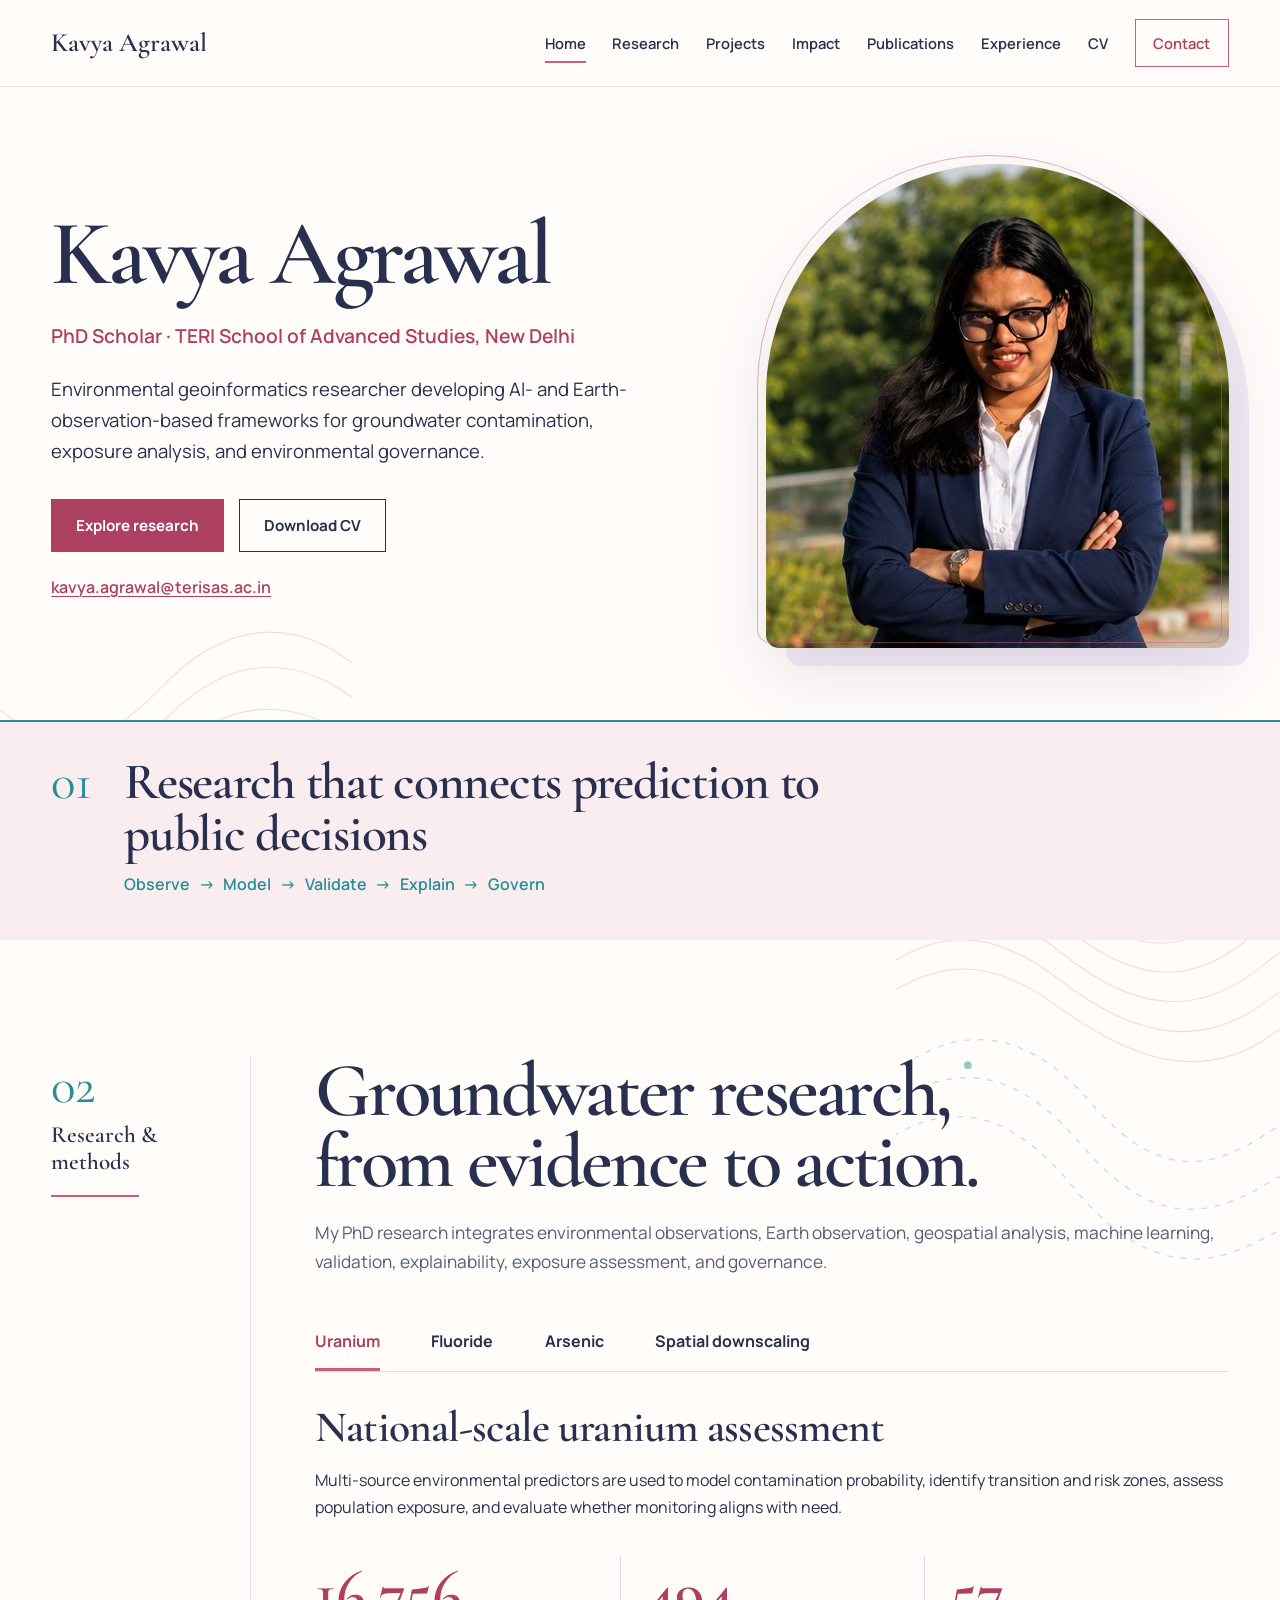
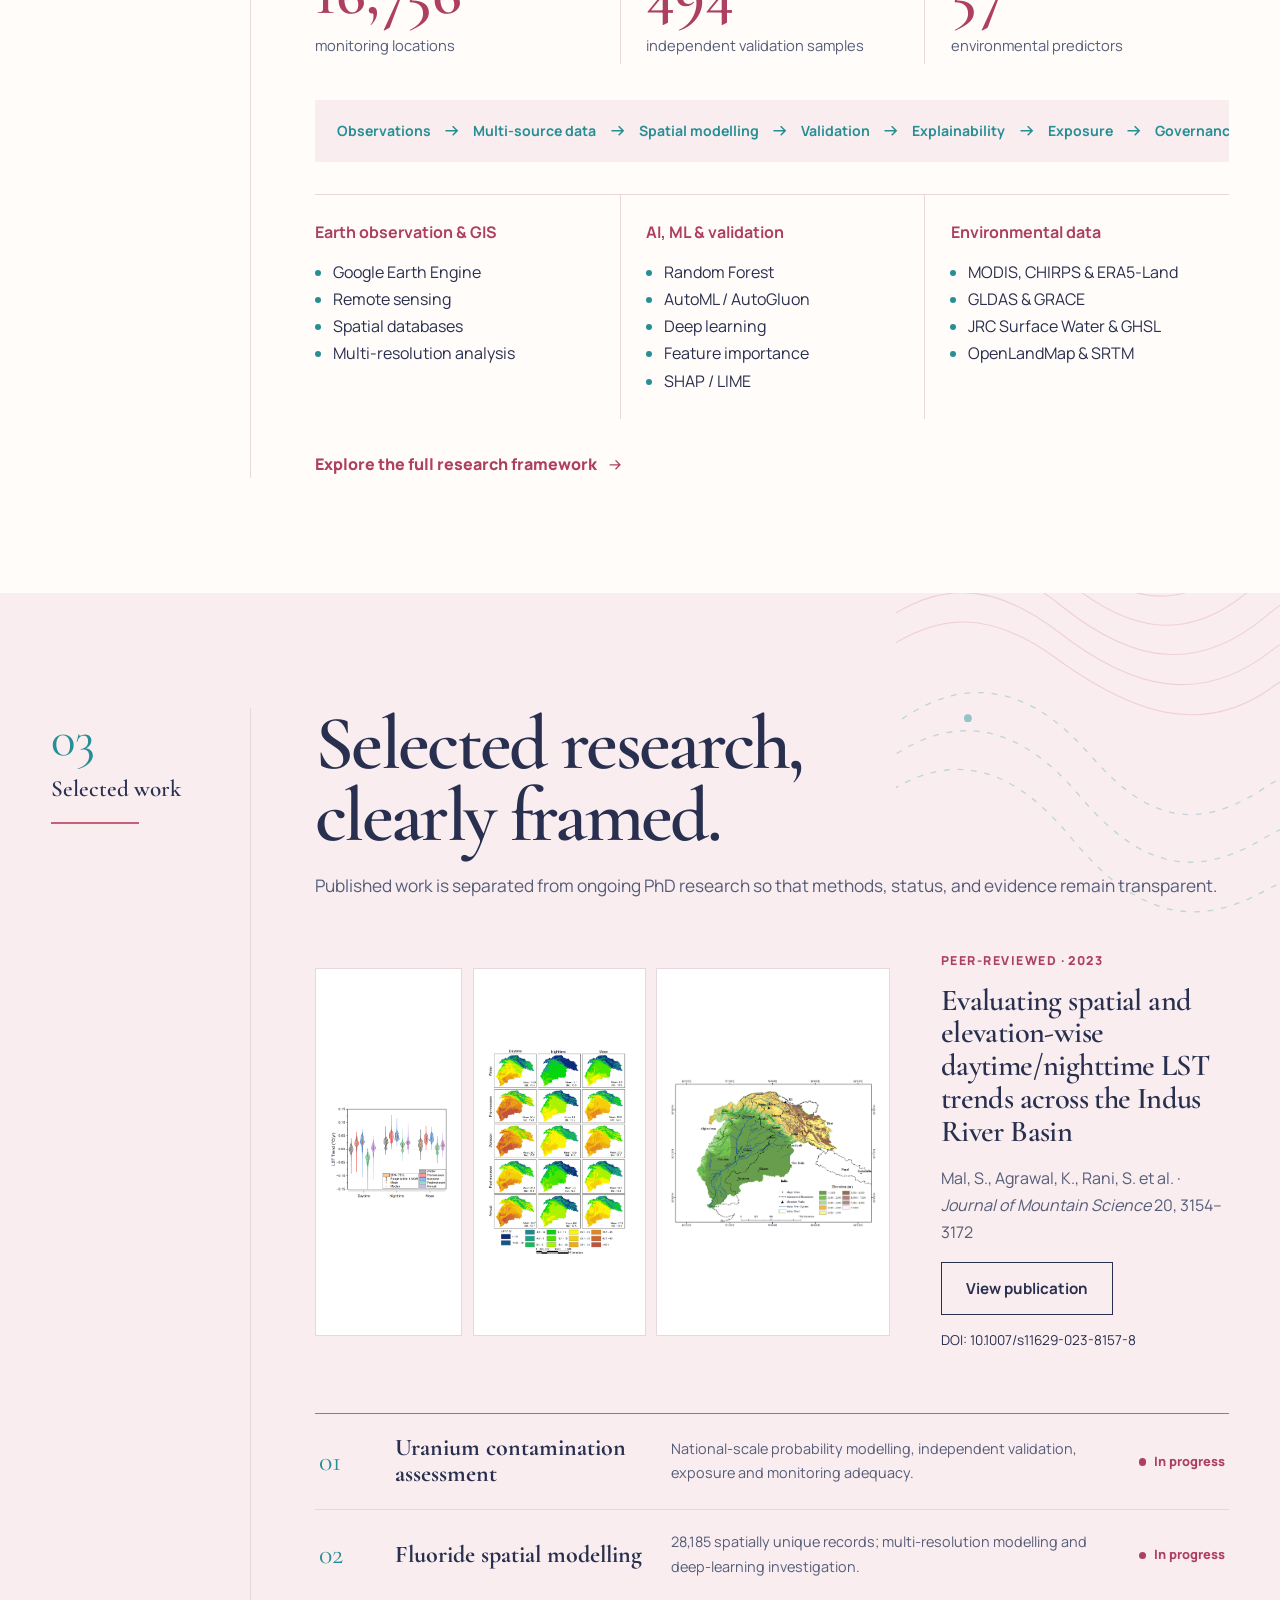
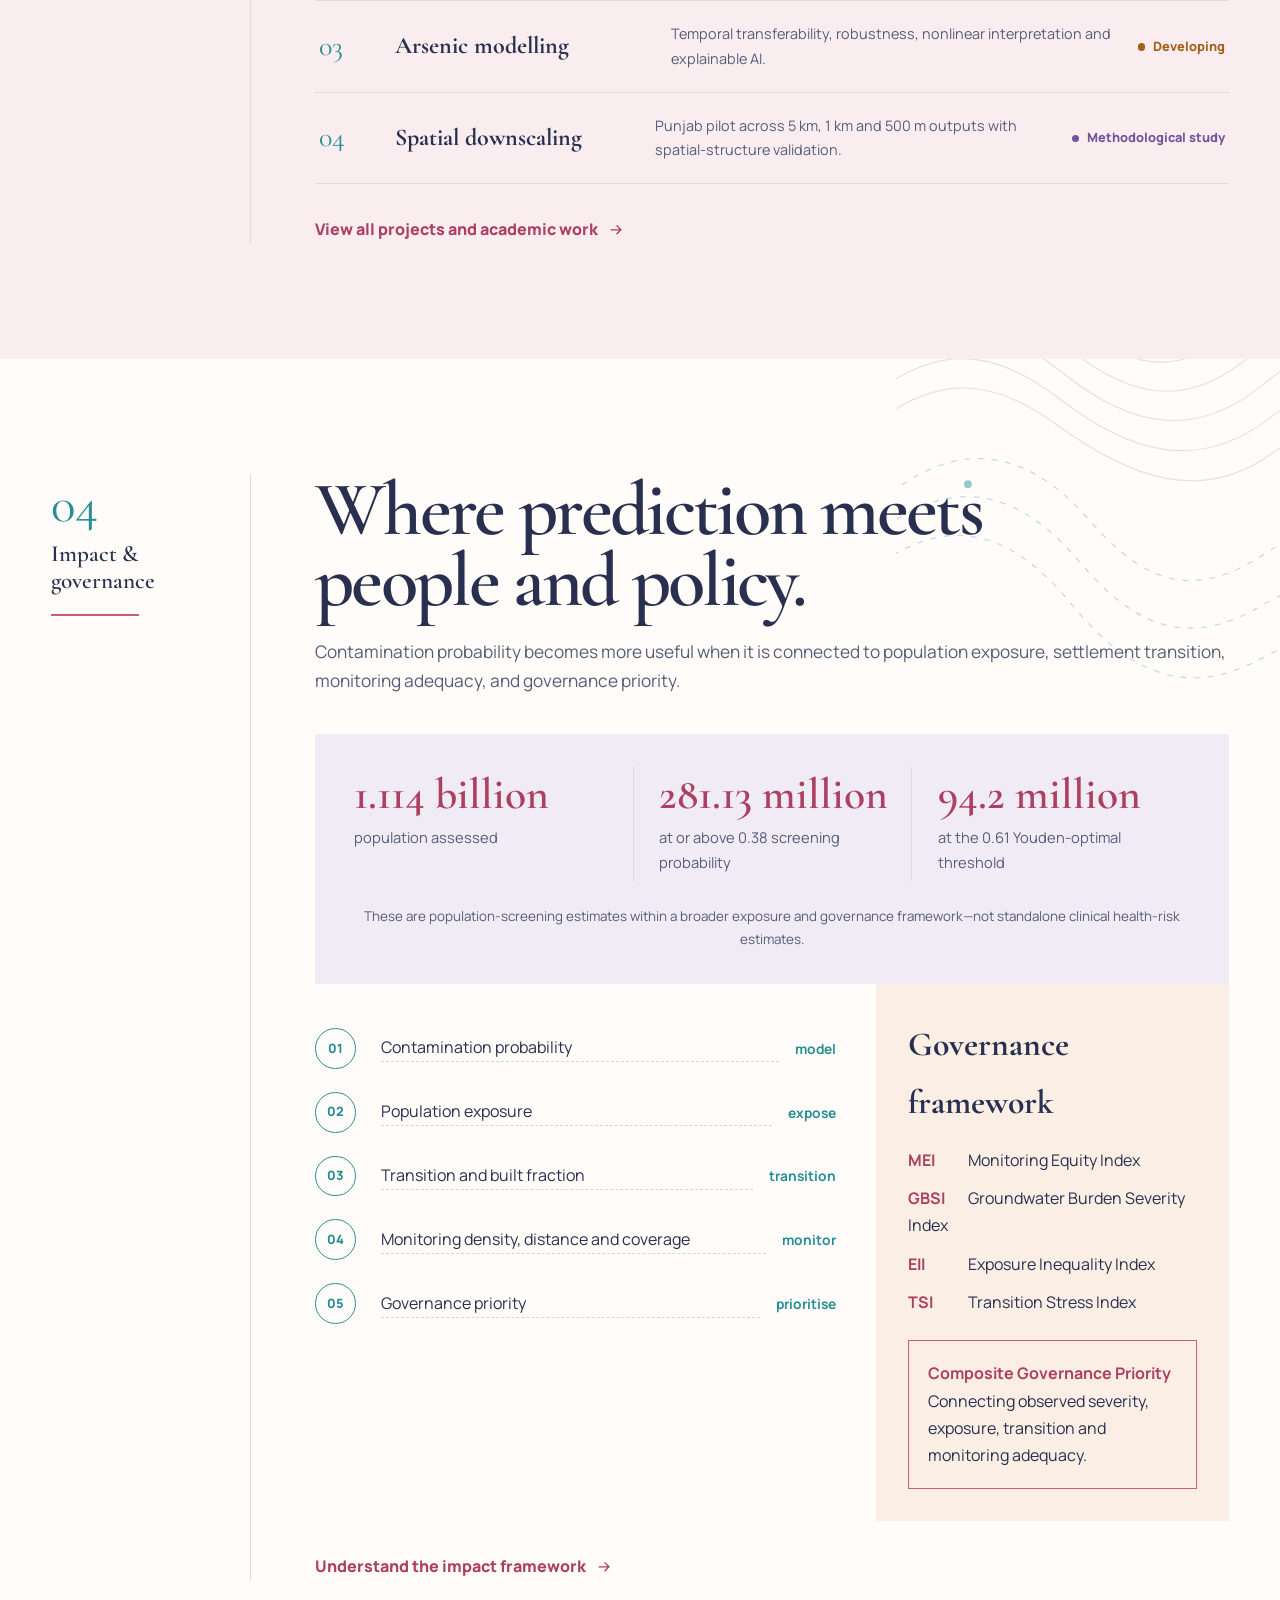
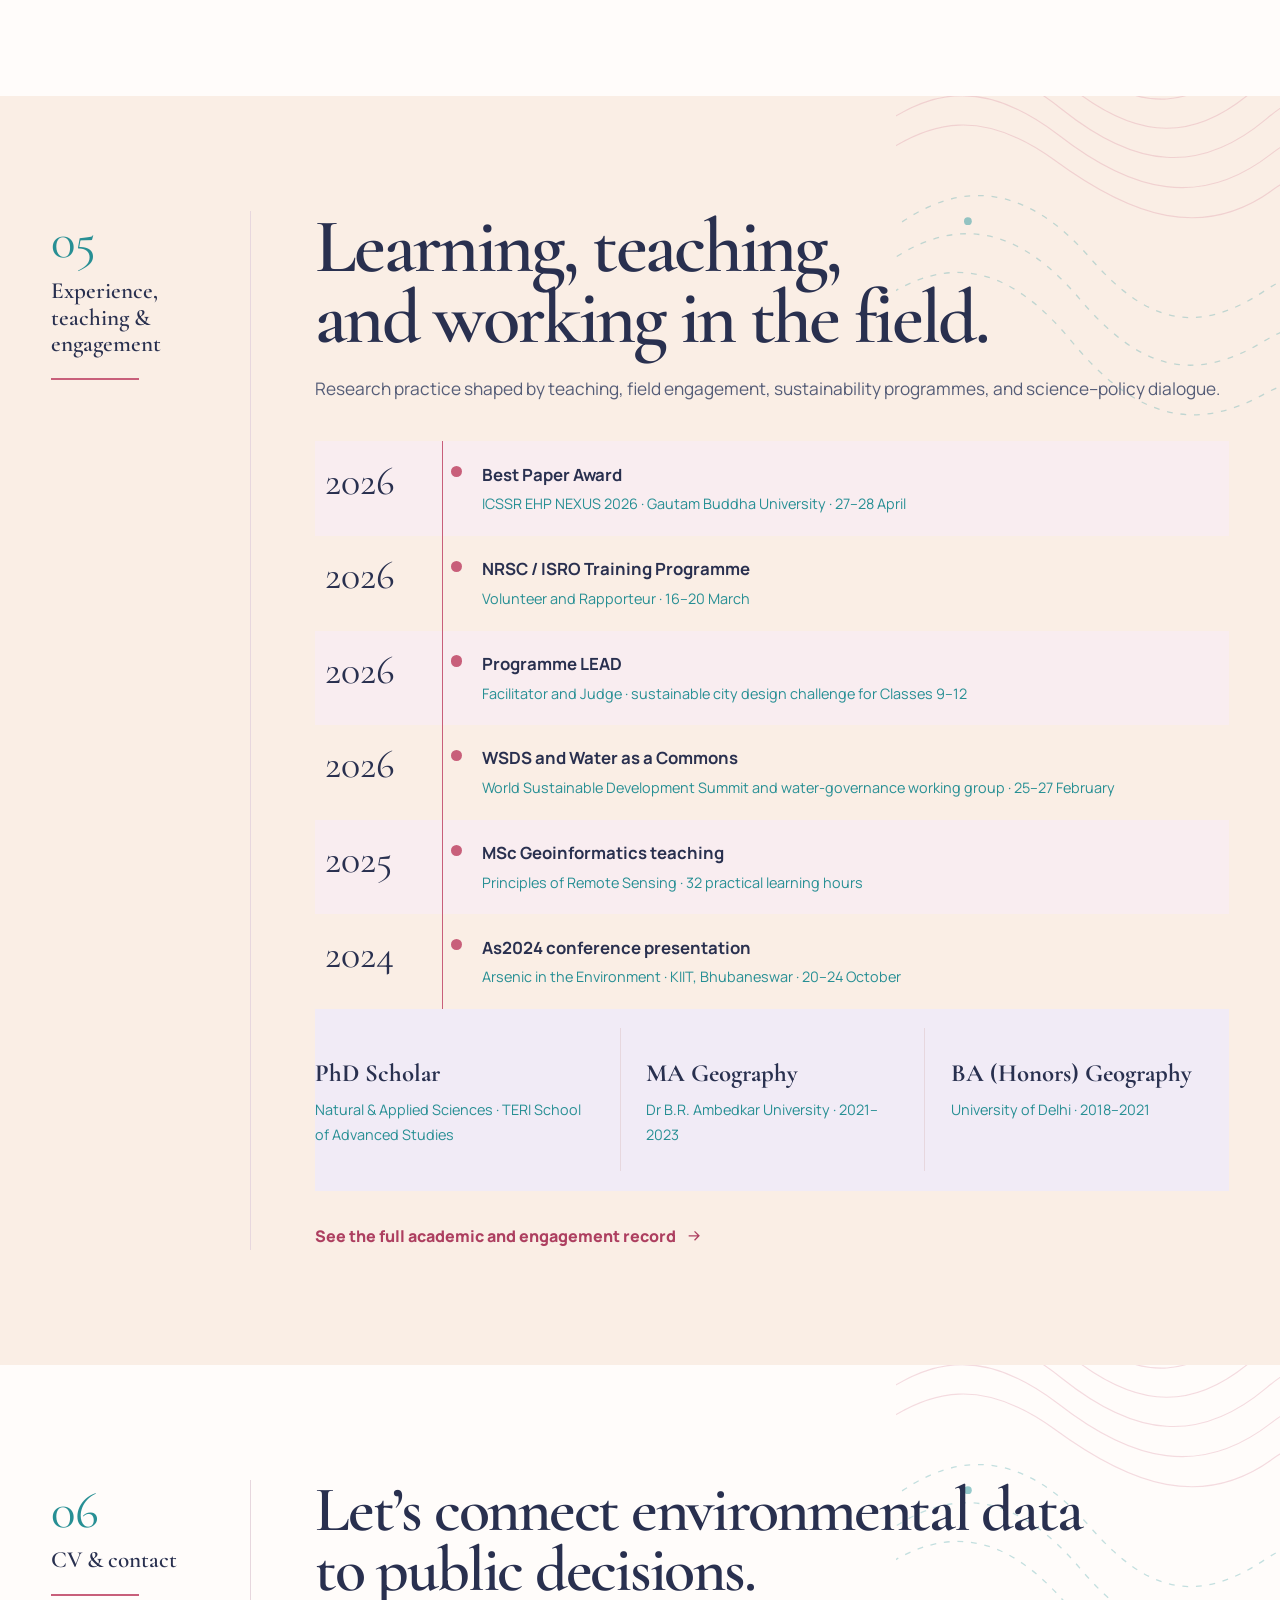
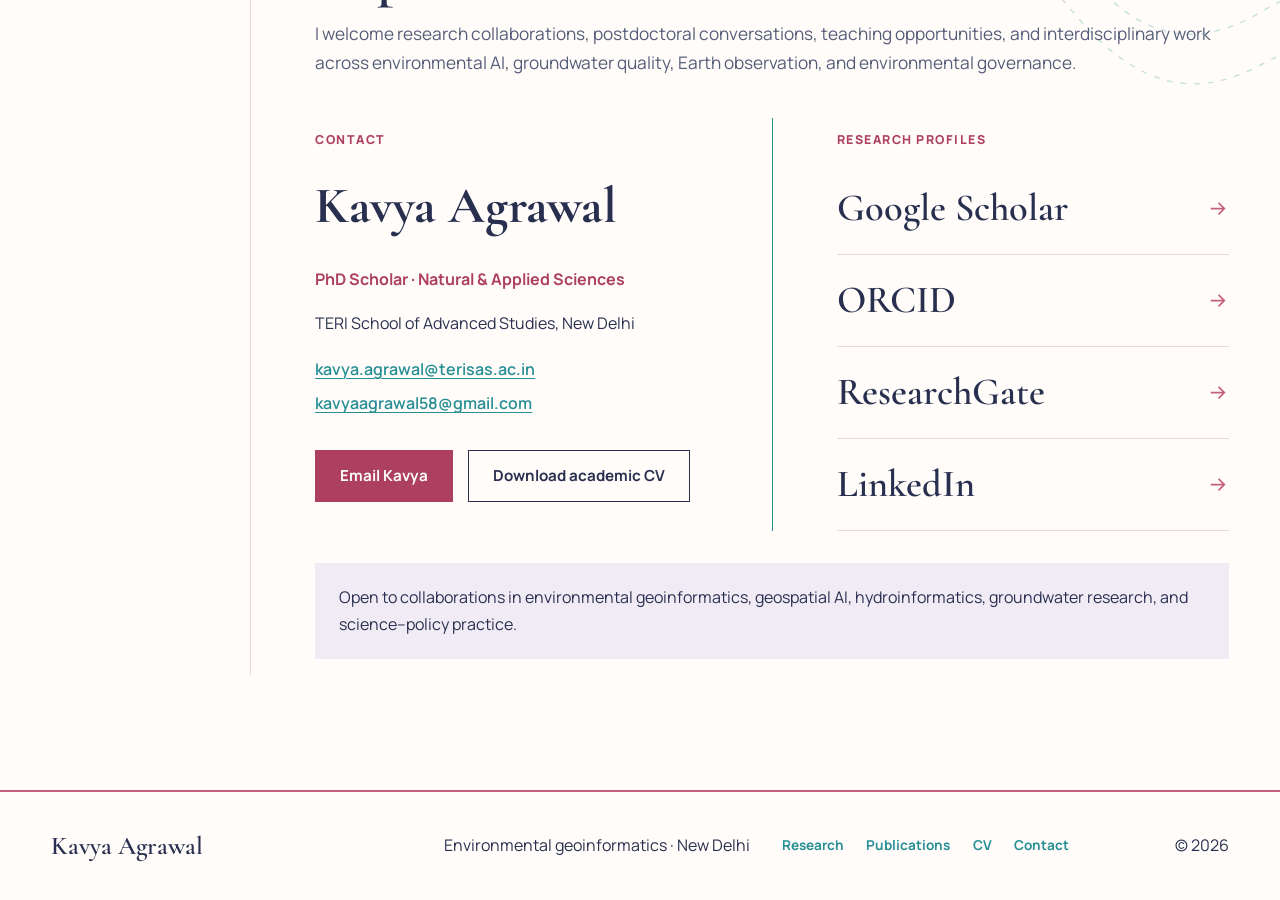
<file: index.html>
<!doctype html>
<html lang="en">
<head>
  <meta charset="utf-8">
  <meta name="viewport" content="width=device-width, initial-scale=1">
  <title>Kavya Agrawal | Environmental Geoinformatics Researcher</title>
  <meta name="description" content="Kavya Agrawal is a PhD researcher at TERI School of Advanced Studies working across groundwater contamination, Earth observation, geospatial AI, exposure and environmental governance.">
  <meta name="theme-color" content="#fffcfa">
  <meta property="og:title" content="Kavya Agrawal | Environmental Geoinformatics Researcher">
  <meta property="og:description" content="AI- and Earth-observation-based frameworks for groundwater contamination, exposure analysis and environmental governance.">
  <meta property="og:type" content="profile">
  <meta property="og:image" content="assets/images/kavya-portrait-hero.jpg">
  <link rel="canonical" href="index.html">
  <link rel="manifest" href="manifest.json">
  <link rel="icon" href="assets/images/favicon-32.png" sizes="32x32">
  <link rel="apple-touch-icon" href="assets/images/apple-touch-icon.png">
  <link rel="stylesheet" href="assets/css/styles.css?v=34">
  <script type="application/ld+json">
  {
    "@context": "https://schema.org",
    "@type": "Person",
    "name": "Kavya Agrawal",
    "jobTitle": "PhD Scholar",
    "email": "mailto:kavya.agrawal@terisas.ac.in",
    "affiliation": {"@type": "CollegeOrUniversity", "name": "TERI School of Advanced Studies"},
    "knowsAbout": ["Environmental geoinformatics", "Groundwater contamination", "Earth observation", "Geospatial artificial intelligence", "Environmental governance"],
    "sameAs": [
      "https://scholar.google.com/citations?user=yXQUQ6YAAAAJ&hl=en",
      "https://orcid.org/0009-0009-1032-2541",
      "https://www.researchgate.net/profile/Kavya-Agrawal-4",
      "https://www.linkedin.com/in/kavya-agrawal02/"
    ]
  }
  </script>
</head>
<body>
  <a class="skip-link" href="#main">Skip to content</a>
  <header class="site-header" data-site-header></header>

  <main id="main">
    <section class="hero" aria-labelledby="hero-title">
      <div class="hero-grid">
        <div class="hero-copy" data-reveal>
          <h1 id="hero-title">Kavya Agrawal</h1>
          <p class="hero-role">PhD Scholar · TERI School of Advanced Studies, New Delhi</p>
          <p class="hero-summary">Environmental geoinformatics researcher developing AI- and Earth-observation-based frameworks for groundwater contamination, exposure analysis, and environmental governance.</p>
          <div class="hero-actions">
            <a class="button button-primary" href="#research">Explore research</a>
            <a class="button" href="output/pdf/Kavya_Agrawal_Academic_CV.pdf" download>Download CV</a>
          </div>
          <a class="hero-email" href="mailto:kavya.agrawal@terisas.ac.in">kavya.agrawal@terisas.ac.in</a>
        </div>
        <div class="portrait-shell" data-reveal>
          <img src="assets/images/kavya-portrait-hero.jpg" width="499" height="484" alt="Kavya Agrawal outdoors in a navy blazer" fetchpriority="high">
        </div>
      </div>
      <div class="hero-next">
        <div class="hero-next-inner">
          <span class="section-number">01</span>
          <div>
            <h2>Research that connects prediction to public decisions</h2>
            <p class="process-inline">Observe → Model → Validate → Explain → Govern</p>
          </div>
        </div>
      </div>
    </section>

    <section class="section" id="research" aria-labelledby="research-title">
      <div class="container section-layout">
        <aside class="section-rail" aria-label="Section 2">
          <span class="section-number">02</span>
          <p>Research &amp; methods</p>
        </aside>
        <div data-reveal>
          <h2 class="section-title" id="research-title">Groundwater research,<br>from evidence to action.</h2>
          <p class="section-lead">My PhD research integrates environmental observations, Earth observation, geospatial analysis, machine learning, validation, explainability, exposure assessment, and governance.</p>

          <div data-tabs>
            <div class="tab-list" role="tablist" aria-label="Research streams">
              <button class="research-tab" id="tab-uranium" type="button" role="tab" aria-selected="true" aria-controls="panel-uranium">Uranium</button>
              <button class="research-tab" id="tab-fluoride" type="button" role="tab" aria-selected="false" aria-controls="panel-fluoride" tabindex="-1">Fluoride</button>
              <button class="research-tab" id="tab-arsenic" type="button" role="tab" aria-selected="false" aria-controls="panel-arsenic" tabindex="-1">Arsenic</button>
              <button class="research-tab" id="tab-downscaling" type="button" role="tab" aria-selected="false" aria-controls="panel-downscaling" tabindex="-1">Spatial downscaling</button>
            </div>

            <div class="tab-panel" id="panel-uranium" role="tabpanel" aria-labelledby="tab-uranium">
              <h3>National-scale uranium assessment</h3>
              <p>Multi-source environmental predictors are used to model contamination probability, identify transition and risk zones, assess population exposure, and evaluate whether monitoring aligns with need.</p>
              <div class="proof-grid" aria-label="Uranium research dataset">
                <div class="proof"><strong>16,756</strong><span>monitoring locations</span></div>
                <div class="proof"><strong>494</strong><span>independent validation samples</span></div>
                <div class="proof"><strong>57</strong><span>environmental predictors</span></div>
              </div>
            </div>

            <div class="tab-panel" id="panel-fluoride" role="tabpanel" aria-labelledby="tab-fluoride" hidden>
              <h3>Fluoride spatial modelling</h3>
              <p>The fluoride stream brings together data cleaning, spatial uniqueness checks, multi-resolution resampling and comparative modelling. Of 72,024 original records, 28,185 are spatially unique; 26,718 contain values and 1,467 are missing.</p>
              <div class="proof-grid" aria-label="Fluoride research dataset">
                <div class="proof"><strong>72,024</strong><span>original records</span></div>
                <div class="proof"><strong>28,185</strong><span>spatially unique records</span></div>
                <div class="proof"><strong>26,718</strong><span>records with values</span></div>
              </div>
            </div>

            <div class="tab-panel" id="panel-arsenic" role="tabpanel" aria-labelledby="tab-arsenic" hidden>
              <h3>Arsenic modelling and explainability</h3>
              <p>This developing stream examines temporal transferability, robustness, nonlinear relationships and the use of explainable AI. Particular care is given to temporal mismatch and whether model explanations remain stable beyond a single split.</p>
            </div>

            <div class="tab-panel" id="panel-downscaling" role="tabpanel" aria-labelledby="tab-downscaling" hidden>
              <h3>Multi-resolution spatial downscaling</h3>
              <p>A Punjab pilot uses CHIRPS rainfall from 2013–2022 and predictor datasets ranging from 25 km to 500 m. Outputs at 5 km, 1 km and 500 m are evaluated through spatial structure, aggregation, Moran’s I and semivariogram behaviour.</p>
            </div>
          </div>

          <div class="process-band" aria-label="Research workflow">
            <span>Observations</span><svg aria-hidden="true" viewBox="0 0 24 24"><path d="M5 12h13m-5-5 5 5-5 5"/></svg>
            <span>Multi-source data</span><svg aria-hidden="true" viewBox="0 0 24 24"><path d="M5 12h13m-5-5 5 5-5 5"/></svg>
            <span>Spatial modelling</span><svg aria-hidden="true" viewBox="0 0 24 24"><path d="M5 12h13m-5-5 5 5-5 5"/></svg>
            <span>Validation</span><svg aria-hidden="true" viewBox="0 0 24 24"><path d="M5 12h13m-5-5 5 5-5 5"/></svg>
            <span>Explainability</span><svg aria-hidden="true" viewBox="0 0 24 24"><path d="M5 12h13m-5-5 5 5-5 5"/></svg>
            <span>Exposure</span><svg aria-hidden="true" viewBox="0 0 24 24"><path d="M5 12h13m-5-5 5 5-5 5"/></svg>
            <span>Governance</span>
          </div>

          <div class="methods-grid" aria-label="Research methods">
            <div class="method-column">
              <h4>Earth observation &amp; GIS</h4>
              <ul><li>Google Earth Engine</li><li>Remote sensing</li><li>Spatial databases</li><li>Multi-resolution analysis</li></ul>
            </div>
            <div class="method-column">
              <h4>AI, ML &amp; validation</h4>
              <ul><li>Random Forest</li><li>AutoML / AutoGluon</li><li>Deep learning</li><li>Feature importance</li><li>SHAP / LIME</li></ul>
            </div>
            <div class="method-column">
              <h4>Environmental data</h4>
              <ul><li>MODIS, CHIRPS &amp; ERA5-Land</li><li>GLDAS &amp; GRACE</li><li>JRC Surface Water &amp; GHSL</li><li>OpenLandMap &amp; SRTM</li></ul>
            </div>
          </div>
          <div class="button-row"><a class="text-link" href="research.html" data-arrow-link>Explore the full research framework</a></div>
        </div>
      </div>
    </section>

    <section class="section section-blush" id="work" aria-labelledby="work-title">
      <div class="container section-layout">
        <aside class="section-rail" aria-label="Section 3">
          <span class="section-number">03</span>
          <p>Selected work</p>
        </aside>
        <div data-reveal>
          <h2 class="section-title" id="work-title">Selected research,<br>clearly framed.</h2>
          <p class="section-lead">Published work is separated from ongoing PhD research so that methods, status, and evidence remain transparent.</p>

          <article class="feature-publication">
            <div class="science-triptych" aria-label="Figures from published Indus Basin land surface temperature research">
              <div class="science-frame"><img src="assets/images/lst-trends.png" width="783" height="600" alt="Violin plots of seasonal daytime and nighttime land surface temperature trends"></div>
              <div class="science-frame"><img src="assets/images/lst-seasonal.png" width="902" height="1275" alt="Seasonal daytime, nighttime and mean land surface temperature maps"></div>
              <div class="science-frame"><img src="assets/images/indus-study-area.png" width="1022" height="739" alt="Indus River Basin elevation and study-area map"></div>
            </div>
            <div class="feature-copy">
              <p class="publication-label">Peer-reviewed · 2023</p>
              <h3>Evaluating spatial and elevation-wise daytime/nighttime LST trends across the Indus River Basin</h3>
              <p class="citation">Mal, S., Agrawal, K., Rani, S. et al. · <em>Journal of Mountain Science</em> 20, 3154–3172</p>
              <a class="button" href="https://doi.org/10.1007/s11629-023-8157-8" target="_blank" rel="noopener noreferrer">View publication</a>
              <p class="doi">DOI: 10.1007/s11629-023-8157-8</p>
            </div>
          </article>

          <div class="project-list" aria-label="Current projects">
            <article class="project-row"><span class="project-index">01</span><h3>Uranium contamination assessment</h3><p>National-scale probability modelling, independent validation, exposure and monitoring adequacy.</p><span class="status">In progress</span></article>
            <article class="project-row"><span class="project-index">02</span><h3>Fluoride spatial modelling</h3><p>28,185 spatially unique records; multi-resolution modelling and deep-learning investigation.</p><span class="status">In progress</span></article>
            <article class="project-row"><span class="project-index">03</span><h3>Arsenic modelling</h3><p>Temporal transferability, robustness, nonlinear interpretation and explainable AI.</p><span class="status status-developing">Developing</span></article>
            <article class="project-row"><span class="project-index">04</span><h3>Spatial downscaling</h3><p>Punjab pilot across 5 km, 1 km and 500 m outputs with spatial-structure validation.</p><span class="status status-method">Methodological study</span></article>
          </div>
          <div class="button-row"><a class="text-link" href="projects.html" data-arrow-link>View all projects and academic work</a></div>
        </div>
      </div>
    </section>

    <section class="section" id="impact" aria-labelledby="impact-title">
      <div class="container section-layout">
        <aside class="section-rail" aria-label="Section 4">
          <span class="section-number">04</span>
          <p>Impact &amp; governance</p>
        </aside>
        <div data-reveal>
          <h2 class="section-title" id="impact-title">Where prediction meets<br>people and policy.</h2>
          <p class="section-lead">Contamination probability becomes more useful when it is connected to population exposure, settlement transition, monitoring adequacy, and governance priority.</p>
          <div class="impact-proof">
            <div class="proof-grid">
              <div class="proof"><strong>1.114 billion</strong><span>population assessed</span></div>
              <div class="proof"><strong>281.13 million</strong><span>at or above 0.38 screening probability</span></div>
              <div class="proof"><strong>94.2 million</strong><span>at the 0.61 Youden-optimal threshold</span></div>
            </div>
            <p class="caveat">These are population-screening estimates within a broader exposure and governance framework—not standalone clinical health-risk estimates.</p>
          </div>
          <div class="impact-lower">
            <div class="decision-path" aria-label="Decision pathway">
              <div class="decision-item"><span class="decision-number">01</span><span class="decision-label">Contamination probability</span><span class="decision-verb">model</span></div>
              <div class="decision-item"><span class="decision-number">02</span><span class="decision-label">Population exposure</span><span class="decision-verb">expose</span></div>
              <div class="decision-item"><span class="decision-number">03</span><span class="decision-label">Transition and built fraction</span><span class="decision-verb">transition</span></div>
              <div class="decision-item"><span class="decision-number">04</span><span class="decision-label">Monitoring density, distance and coverage</span><span class="decision-verb">monitor</span></div>
              <div class="decision-item"><span class="decision-number">05</span><span class="decision-label">Governance priority</span><span class="decision-verb">prioritise</span></div>
            </div>
            <aside class="governance-panel">
              <h3>Governance framework</h3>
              <ul class="index-list">
                <li><strong>MEI</strong> Monitoring Equity Index</li>
                <li><strong>GBSI</strong> Groundwater Burden Severity Index</li>
                <li><strong>EII</strong> Exposure Inequality Index</li>
                <li><strong>TSI</strong> Transition Stress Index</li>
              </ul>
              <div class="governance-callout"><strong>Composite Governance Priority</strong><span>Connecting observed severity, exposure, transition and monitoring adequacy.</span></div>
            </aside>
          </div>
          <div class="button-row"><a class="text-link" href="impact.html" data-arrow-link>Understand the impact framework</a></div>
        </div>
      </div>
    </section>

    <section class="section section-peach" id="experience" aria-labelledby="experience-title">
      <div class="container section-layout">
        <aside class="section-rail" aria-label="Section 5">
          <span class="section-number">05</span>
          <p>Experience, teaching &amp; engagement</p>
        </aside>
        <div data-reveal>
          <h2 class="section-title" id="experience-title">Learning, teaching,<br>and working in the field.</h2>
          <p class="section-lead">Research practice shaped by teaching, field engagement, sustainability programmes, and science–policy dialogue.</p>
          <div class="timeline">
            <article class="timeline-item"><time class="timeline-year" datetime="2026-04">2026</time><span class="timeline-dot"></span><div class="timeline-copy"><h3>Best Paper Award</h3><p>ICSSR EHP NEXUS 2026 · Gautam Buddha University · 27–28 April</p></div></article>
            <article class="timeline-item"><time class="timeline-year" datetime="2026-03">2026</time><span class="timeline-dot"></span><div class="timeline-copy"><h3>NRSC / ISRO Training Programme</h3><p>Volunteer and Rapporteur · 16–20 March</p></div></article>
            <article class="timeline-item"><time class="timeline-year" datetime="2026">2026</time><span class="timeline-dot"></span><div class="timeline-copy"><h3>Programme LEAD</h3><p>Facilitator and Judge · sustainable city design challenge for Classes 9–12</p></div></article>
            <article class="timeline-item"><time class="timeline-year" datetime="2026-02">2026</time><span class="timeline-dot"></span><div class="timeline-copy"><h3>WSDS and Water as a Commons</h3><p>World Sustainable Development Summit and water-governance working group · 25–27 February</p></div></article>
            <article class="timeline-item"><time class="timeline-year" datetime="2025">2025</time><span class="timeline-dot"></span><div class="timeline-copy"><h3>MSc Geoinformatics teaching</h3><p>Principles of Remote Sensing · 32 practical learning hours</p></div></article>
            <article class="timeline-item"><time class="timeline-year" datetime="2024-10">2024</time><span class="timeline-dot"></span><div class="timeline-copy"><h3>As2024 conference presentation</h3><p>Arsenic in the Environment · KIIT, Bhubaneswar · 20–24 October</p></div></article>
          </div>
          <div class="education-grid" aria-label="Education">
            <div class="education-item"><h3>PhD Scholar</h3><p>Natural &amp; Applied Sciences · TERI School of Advanced Studies</p></div>
            <div class="education-item"><h3>MA Geography</h3><p>Dr B.R. Ambedkar University · 2021–2023</p></div>
            <div class="education-item"><h3>BA (Honors) Geography</h3><p>University of Delhi · 2018–2021</p></div>
          </div>
          <div class="button-row"><a class="text-link" href="experience.html" data-arrow-link>See the full academic and engagement record</a></div>
        </div>
      </div>
    </section>

    <section class="section" id="contact" aria-labelledby="contact-title">
      <div class="container section-layout">
        <aside class="section-rail" aria-label="Section 6">
          <span class="section-number">06</span>
          <p>CV &amp; contact</p>
        </aside>
        <div data-reveal>
          <h2 class="section-title" id="contact-title">Let’s connect environmental data<br>to public decisions.</h2>
          <p class="section-lead">I welcome research collaborations, postdoctoral conversations, teaching opportunities, and interdisciplinary work across environmental AI, groundwater quality, Earth observation, and environmental governance.</p>
          <div class="contact-grid">
            <div class="contact-column">
              <p class="eyebrow">Contact</p>
              <h3>Kavya Agrawal</h3>
              <p class="contact-role">PhD Scholar · Natural &amp; Applied Sciences</p>
              <p>TERI School of Advanced Studies, New Delhi</p>
              <div class="contact-links">
                <a href="mailto:kavya.agrawal@terisas.ac.in">kavya.agrawal@terisas.ac.in</a>
                <a href="mailto:kavyaagrawal58@gmail.com">kavyaagrawal58@gmail.com</a>
              </div>
              <div class="button-row">
                <a class="button button-primary" href="mailto:kavya.agrawal@terisas.ac.in">Email Kavya</a>
                <a class="button" href="output/pdf/Kavya_Agrawal_Academic_CV.pdf" download>Download academic CV</a>
              </div>
            </div>
            <div class="contact-column">
              <p class="eyebrow">Research profiles</p>
              <div class="profile-links">
                <a class="profile-link" href="https://scholar.google.com/citations?user=yXQUQ6YAAAAJ&hl=en" target="_blank" rel="noopener noreferrer" data-arrow-link>Google Scholar</a>
                <a class="profile-link" href="https://orcid.org/0009-0009-1032-2541" target="_blank" rel="noopener noreferrer" data-arrow-link>ORCID</a>
                <a class="profile-link" href="https://www.researchgate.net/profile/Kavya-Agrawal-4" target="_blank" rel="noopener noreferrer" data-arrow-link>ResearchGate</a>
                <a class="profile-link" href="https://www.linkedin.com/in/kavya-agrawal02/" target="_blank" rel="noopener noreferrer" data-arrow-link>LinkedIn</a>
              </div>
            </div>
          </div>
          <p class="collaboration-note">Open to collaborations in environmental geoinformatics, geospatial AI, hydroinformatics, groundwater research, and science–policy practice.</p>
        </div>
      </div>
    </section>
  </main>

  <footer class="site-footer" data-site-footer></footer>
  <script src="assets/js/site.js?v=34" defer></script>
  <script src="assets/js/pwa.js?v=34" defer></script>
</body>
</html>
</file>
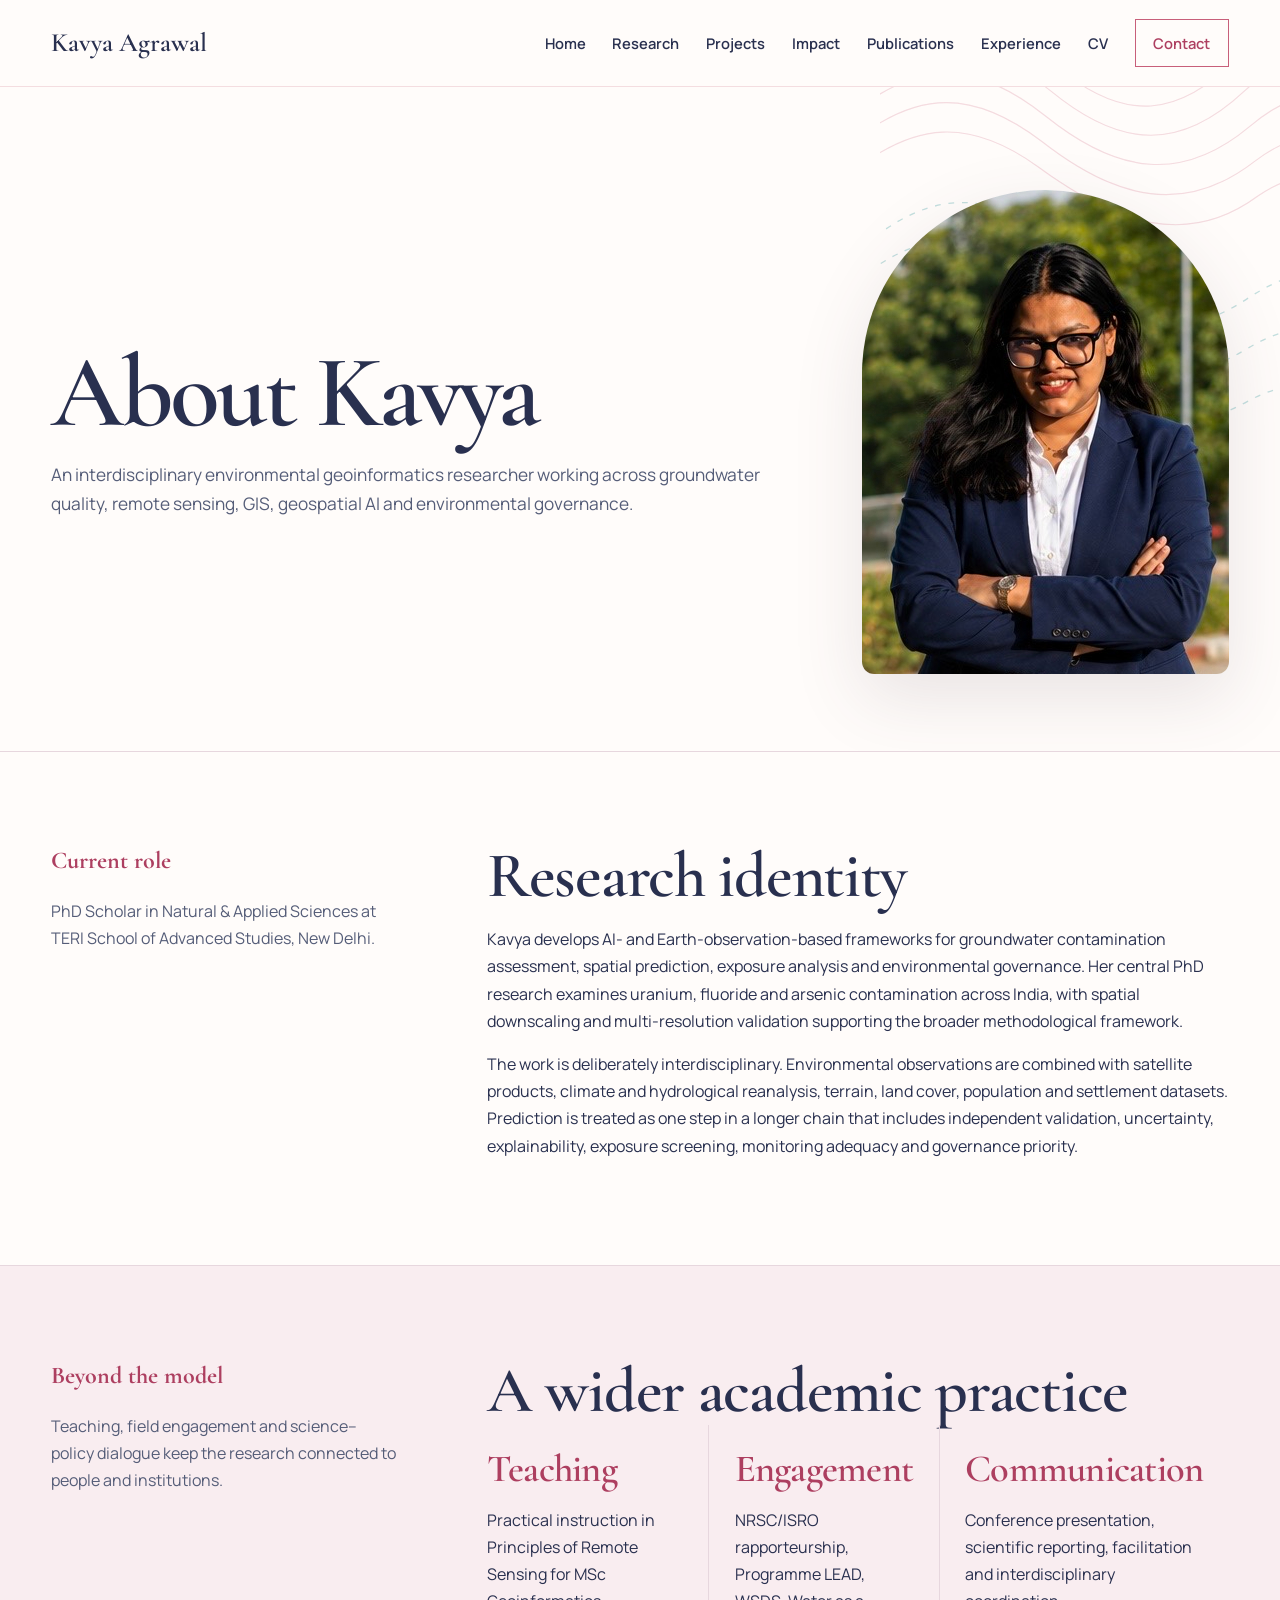
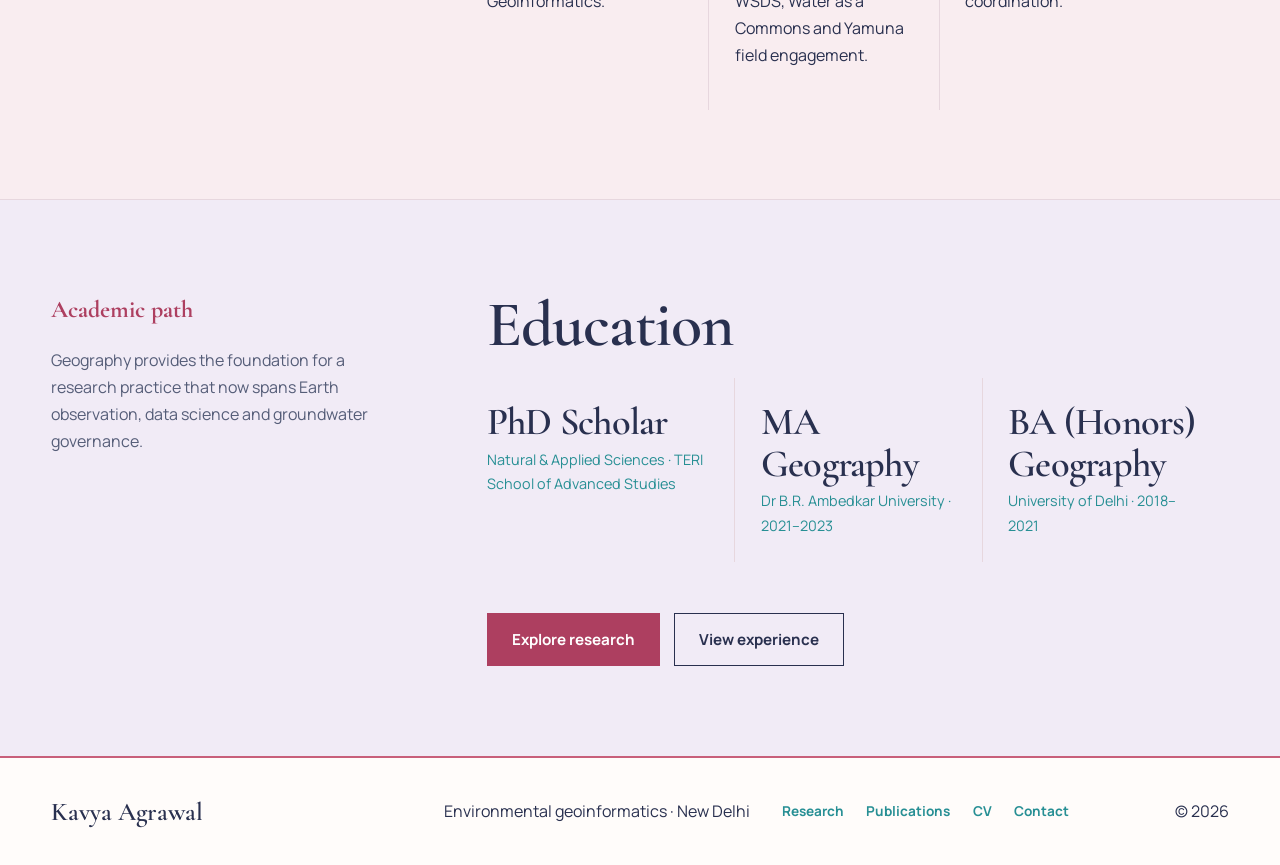
<file: about.html>
<!doctype html>
<html lang="en">
<head>
  <meta charset="utf-8">
  <meta name="viewport" content="width=device-width, initial-scale=1">
  <title>About | Kavya Agrawal</title>
  <meta name="description" content="About Kavya Agrawal, an environmental geoinformatics PhD researcher at TERI School of Advanced Studies.">
  <meta name="theme-color" content="#fffcfa">
  <meta property="og:title" content="About | Kavya Agrawal">
  <meta property="og:image" content="assets/images/kavya-portrait-hero.jpg">
  <link rel="canonical" href="about.html">
  <link rel="icon" href="assets/images/favicon-32.png" sizes="32x32">
  <link rel="stylesheet" href="assets/css/styles.css?v=34">
</head>
<body>
  <a class="skip-link" href="#main">Skip to content</a>
  <header class="site-header" data-site-header></header>
  <main id="main">
    <section class="page-hero">
      <div class="container page-hero-grid">
        <div data-reveal><h1>About Kavya</h1><p class="section-lead">An interdisciplinary environmental geoinformatics researcher working across groundwater quality, remote sensing, GIS, geospatial AI and environmental governance.</p></div>
        <div class="page-hero-portrait" data-reveal><img src="assets/images/kavya-portrait-hero.jpg" width="499" height="484" alt="Kavya Agrawal in a navy blazer"></div>
      </div>
    </section>

    <section class="content-section">
      <div class="container content-grid">
        <aside class="content-aside" data-reveal><strong>Current role</strong><p>PhD Scholar in Natural &amp; Applied Sciences at TERI School of Advanced Studies, New Delhi.</p></aside>
        <div class="content-block" data-reveal>
          <h2>Research identity</h2>
          <p>Kavya develops AI- and Earth-observation-based frameworks for groundwater contamination assessment, spatial prediction, exposure analysis and environmental governance. Her central PhD research examines uranium, fluoride and arsenic contamination across India, with spatial downscaling and multi-resolution validation supporting the broader methodological framework.</p>
          <p>The work is deliberately interdisciplinary. Environmental observations are combined with satellite products, climate and hydrological reanalysis, terrain, land cover, population and settlement datasets. Prediction is treated as one step in a longer chain that includes independent validation, uncertainty, explainability, exposure screening, monitoring adequacy and governance priority.</p>
        </div>
      </div>
    </section>

    <section class="content-section section-blush">
      <div class="container content-grid">
        <aside class="content-aside" data-reveal><strong>Beyond the model</strong><p>Teaching, field engagement and science–policy dialogue keep the research connected to people and institutions.</p></aside>
        <div class="content-block" data-reveal>
          <h2>A wider academic practice</h2>
          <div class="open-grid">
            <div class="open-column"><h3>Teaching</h3><p>Practical instruction in Principles of Remote Sensing for MSc Geoinformatics.</p></div>
            <div class="open-column"><h3>Engagement</h3><p>NRSC/ISRO rapporteurship, Programme LEAD, WSDS, Water as a Commons and Yamuna field engagement.</p></div>
            <div class="open-column"><h3>Communication</h3><p>Conference presentation, scientific reporting, facilitation and interdisciplinary coordination.</p></div>
          </div>
        </div>
      </div>
    </section>

    <section class="content-section section-lilac">
      <div class="container content-grid">
        <aside class="content-aside" data-reveal><strong>Academic path</strong><p>Geography provides the foundation for a research practice that now spans Earth observation, data science and groundwater governance.</p></aside>
        <div class="content-block" data-reveal>
          <h2>Education</h2>
          <div class="education-grid">
            <div class="education-item"><h3>PhD Scholar</h3><p>Natural &amp; Applied Sciences · TERI School of Advanced Studies</p></div>
            <div class="education-item"><h3>MA Geography</h3><p>Dr B.R. Ambedkar University · 2021–2023</p></div>
            <div class="education-item"><h3>BA (Honors) Geography</h3><p>University of Delhi · 2018–2021</p></div>
          </div>
          <div class="button-row"><a class="button button-primary" href="research.html">Explore research</a><a class="button" href="experience.html">View experience</a></div>
        </div>
      </div>
    </section>
  </main>
  <footer class="site-footer" data-site-footer></footer>
  <script src="assets/js/site.js?v=34" defer></script>
</body>
</html>
</file>
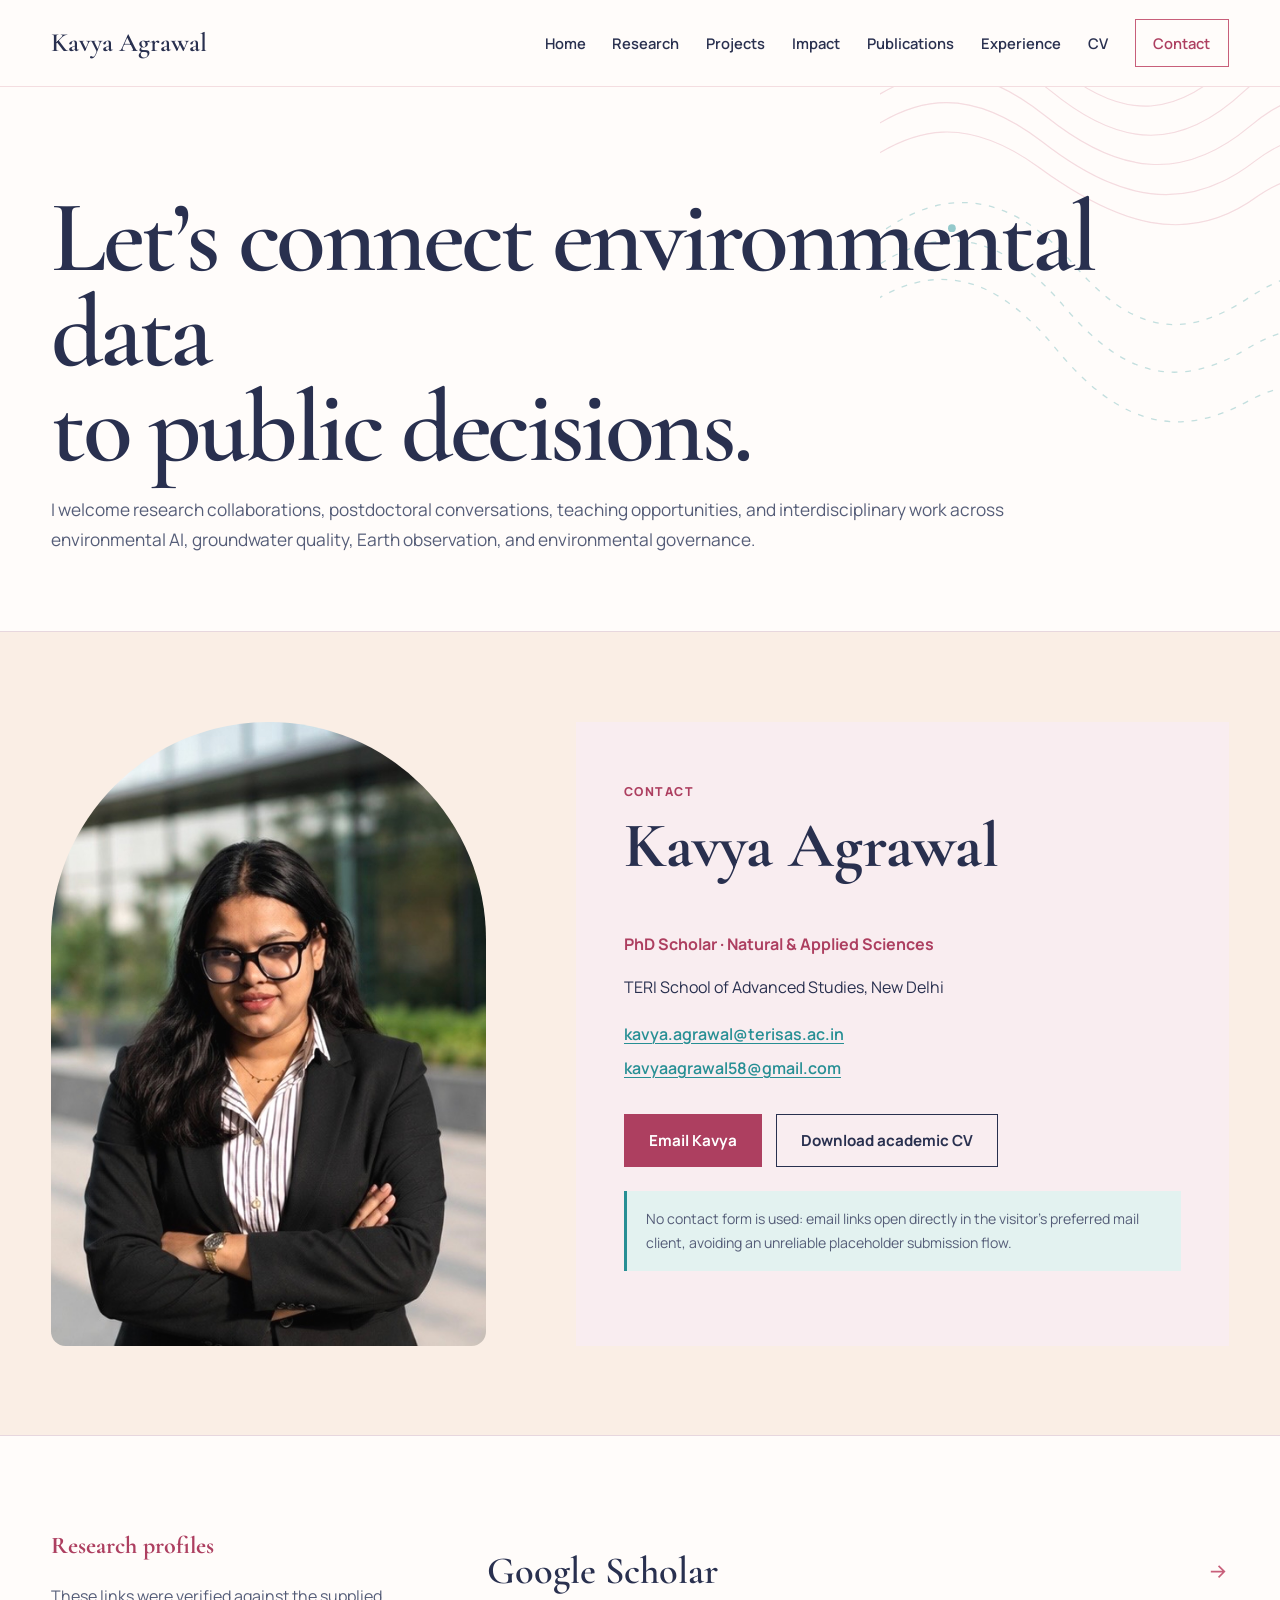
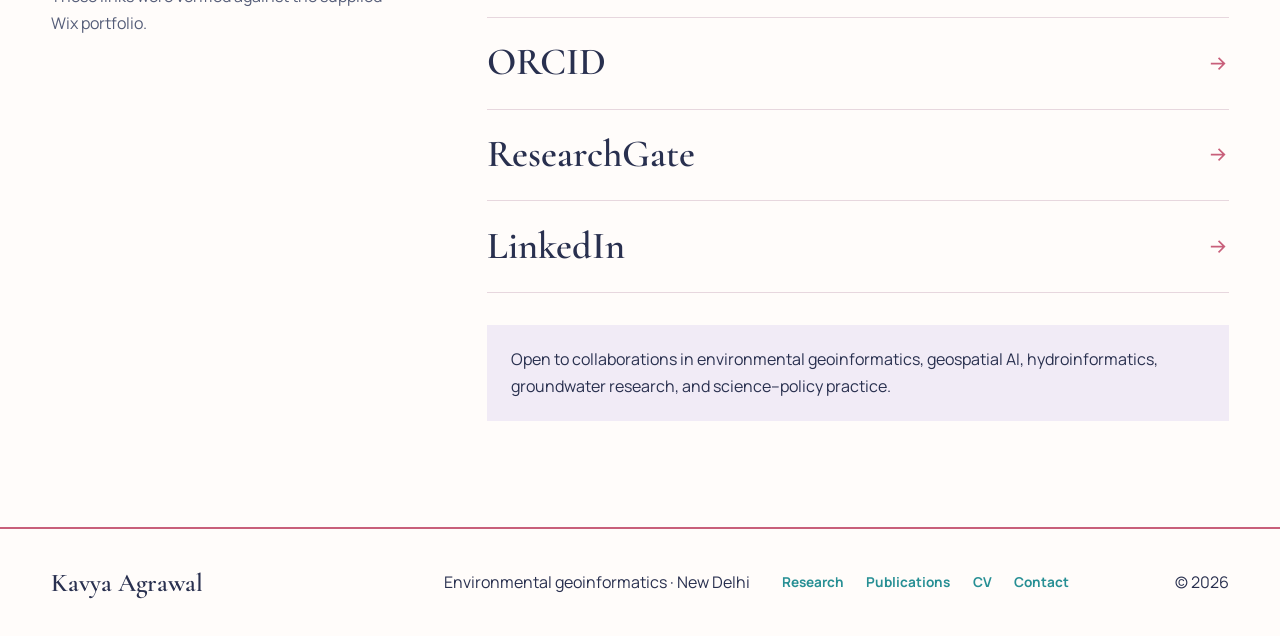
<file: contact.html>
<!doctype html>
<html lang="en">
<head>
  <meta charset="utf-8">
  <meta name="viewport" content="width=device-width, initial-scale=1">
  <title>Contact | Kavya Agrawal</title>
  <meta name="description" content="Contact Kavya Agrawal for research collaboration, postdoctoral conversations, teaching and interdisciplinary environmental-data work.">
  <meta name="theme-color" content="#fffcfa">
  <meta property="og:title" content="Contact | Kavya Agrawal">
  <meta property="og:image" content="assets/images/kavya-portrait-formal.jpg">
  <link rel="canonical" href="contact.html">
  <link rel="icon" href="assets/images/favicon-32.png" sizes="32x32">
  <link rel="stylesheet" href="assets/css/styles.css?v=34">
</head>
<body>
  <a class="skip-link" href="#main">Skip to content</a>
  <header class="site-header" data-site-header></header>
  <main id="main">
    <section class="page-hero">
      <div class="container"><h1 data-reveal>Let’s connect environmental data<br>to public decisions.</h1><p class="section-lead" data-reveal>I welcome research collaborations, postdoctoral conversations, teaching opportunities, and interdisciplinary work across environmental AI, groundwater quality, Earth observation, and environmental governance.</p></div>
    </section>

    <section class="content-section section-peach">
      <div class="container contact-page-grid">
        <div class="contact-portrait" data-reveal><img src="assets/images/kavya-portrait-formal.jpg" width="537" height="716" alt="Kavya Agrawal outdoors in professional attire"></div>
        <div class="contact-card" data-reveal>
          <p class="eyebrow">Contact</p>
          <h2>Kavya Agrawal</h2>
          <p class="contact-role">PhD Scholar · Natural &amp; Applied Sciences</p>
          <p>TERI School of Advanced Studies, New Delhi</p>
          <div class="contact-links">
            <a href="mailto:kavya.agrawal@terisas.ac.in">kavya.agrawal@terisas.ac.in</a>
            <a href="mailto:kavyaagrawal58@gmail.com">kavyaagrawal58@gmail.com</a>
          </div>
          <div class="button-row"><a class="button button-primary" href="mailto:kavya.agrawal@terisas.ac.in?subject=Research%20collaboration">Email Kavya</a><a class="button" href="output/pdf/Kavya_Agrawal_Academic_CV.pdf" download>Download academic CV</a></div>
          <p class="notice">No contact form is used: email links open directly in the visitor’s preferred mail client, avoiding an unreliable placeholder submission flow.</p>
        </div>
      </div>
    </section>

    <section class="content-section">
      <div class="container content-grid">
        <aside class="content-aside" data-reveal><strong>Research profiles</strong><p>These links were verified against the supplied Wix portfolio.</p></aside>
        <div class="content-block" data-reveal>
          <div class="profile-links">
            <a class="profile-link" href="https://scholar.google.com/citations?user=yXQUQ6YAAAAJ&hl=en" target="_blank" rel="noopener noreferrer" data-arrow-link>Google Scholar</a>
            <a class="profile-link" href="https://orcid.org/0009-0009-1032-2541" target="_blank" rel="noopener noreferrer" data-arrow-link>ORCID</a>
            <a class="profile-link" href="https://www.researchgate.net/profile/Kavya-Agrawal-4" target="_blank" rel="noopener noreferrer" data-arrow-link>ResearchGate</a>
            <a class="profile-link" href="https://www.linkedin.com/in/kavya-agrawal02/" target="_blank" rel="noopener noreferrer" data-arrow-link>LinkedIn</a>
          </div>
          <p class="collaboration-note">Open to collaborations in environmental geoinformatics, geospatial AI, hydroinformatics, groundwater research, and science–policy practice.</p>
        </div>
      </div>
    </section>
  </main>
  <footer class="site-footer" data-site-footer></footer>
  <script src="assets/js/site.js?v=34" defer></script>
</body>
</html>
</file>
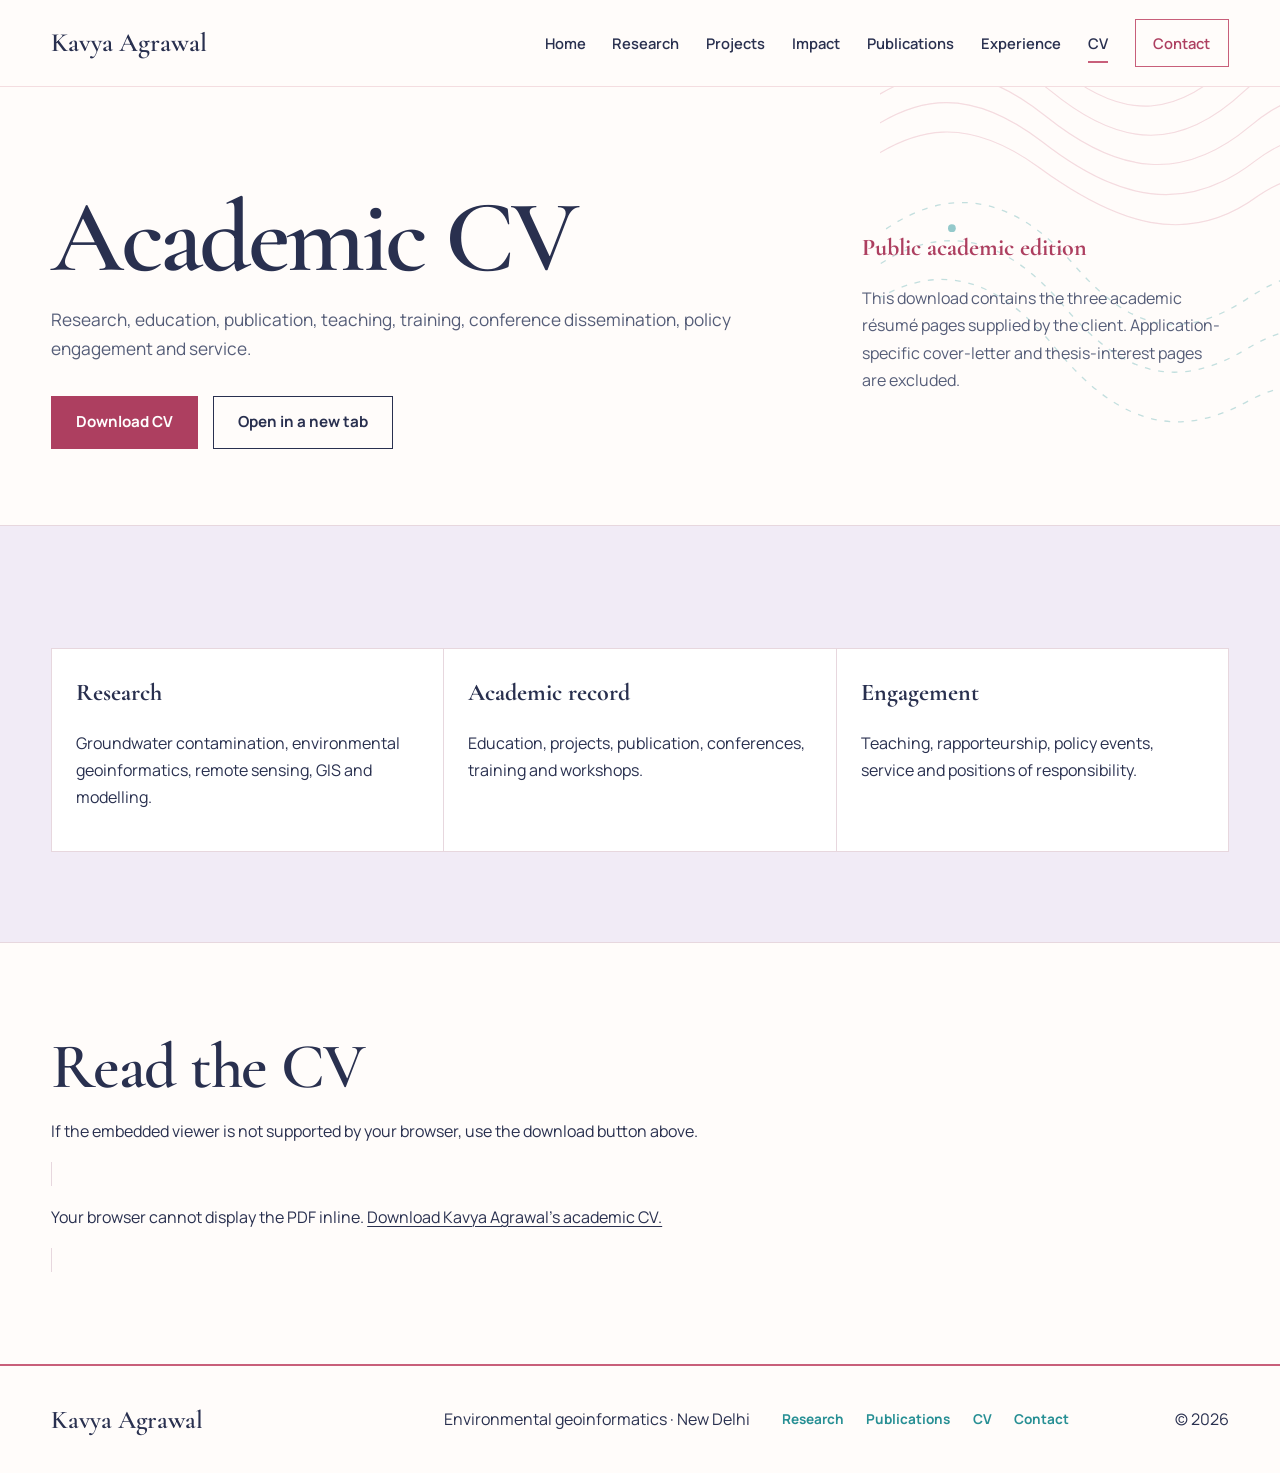
<file: cv.html>
<!doctype html>
<html lang="en">
<head>
  <meta charset="utf-8">
  <meta name="viewport" content="width=device-width, initial-scale=1">
  <title>Academic CV | Kavya Agrawal</title>
  <meta name="description" content="View or download Kavya Agrawal's academic curriculum vitae.">
  <meta name="theme-color" content="#fffcfa">
  <meta property="og:title" content="Academic CV | Kavya Agrawal">
  <meta property="og:image" content="assets/images/kavya-portrait-formal.jpg">
  <link rel="canonical" href="cv.html">
  <link rel="icon" href="assets/images/favicon-32.png" sizes="32x32">
  <link rel="stylesheet" href="assets/css/styles.css?v=34">
</head>
<body>
  <a class="skip-link" href="#main">Skip to content</a>
  <header class="site-header" data-site-header></header>
  <main id="main">
    <section class="page-hero">
      <div class="container page-hero-grid">
        <div data-reveal><h1>Academic CV</h1><p class="section-lead">Research, education, publication, teaching, training, conference dissemination, policy engagement and service.</p><div class="button-row"><a class="button button-primary" href="output/pdf/Kavya_Agrawal_Academic_CV.pdf" download>Download CV</a><a class="button" href="output/pdf/Kavya_Agrawal_Academic_CV.pdf" target="_blank">Open in a new tab</a></div></div>
        <aside class="content-aside" data-reveal><strong>Public academic edition</strong><p>This download contains the three academic résumé pages supplied by the client. Application-specific cover-letter and thesis-interest pages are excluded.</p></aside>
      </div>
    </section>

    <section class="content-section section-lilac">
      <div class="container">
        <div class="cv-summary" data-reveal>
          <div><h3>Research</h3><p>Groundwater contamination, environmental geoinformatics, remote sensing, GIS and modelling.</p></div>
          <div><h3>Academic record</h3><p>Education, projects, publication, conferences, training and workshops.</p></div>
          <div><h3>Engagement</h3><p>Teaching, rapporteurship, policy events, service and positions of responsibility.</p></div>
        </div>
      </div>
    </section>

    <section class="content-section">
      <div class="container">
        <div class="content-block" data-reveal><h2>Read the CV</h2><p>If the embedded viewer is not supported by your browser, use the download button above.</p></div>
        <object class="cv-frame" data="output/pdf/Kavya_Agrawal_Academic_CV.pdf#view=FitH" type="application/pdf" aria-label="Kavya Agrawal academic CV">
          <p>Your browser cannot display the PDF inline. <a href="output/pdf/Kavya_Agrawal_Academic_CV.pdf">Download Kavya Agrawal's academic CV.</a></p>
        </object>
      </div>
    </section>
  </main>
  <footer class="site-footer" data-site-footer></footer>
  <script src="assets/js/site.js?v=34" defer></script>
</body>
</html>
</file>
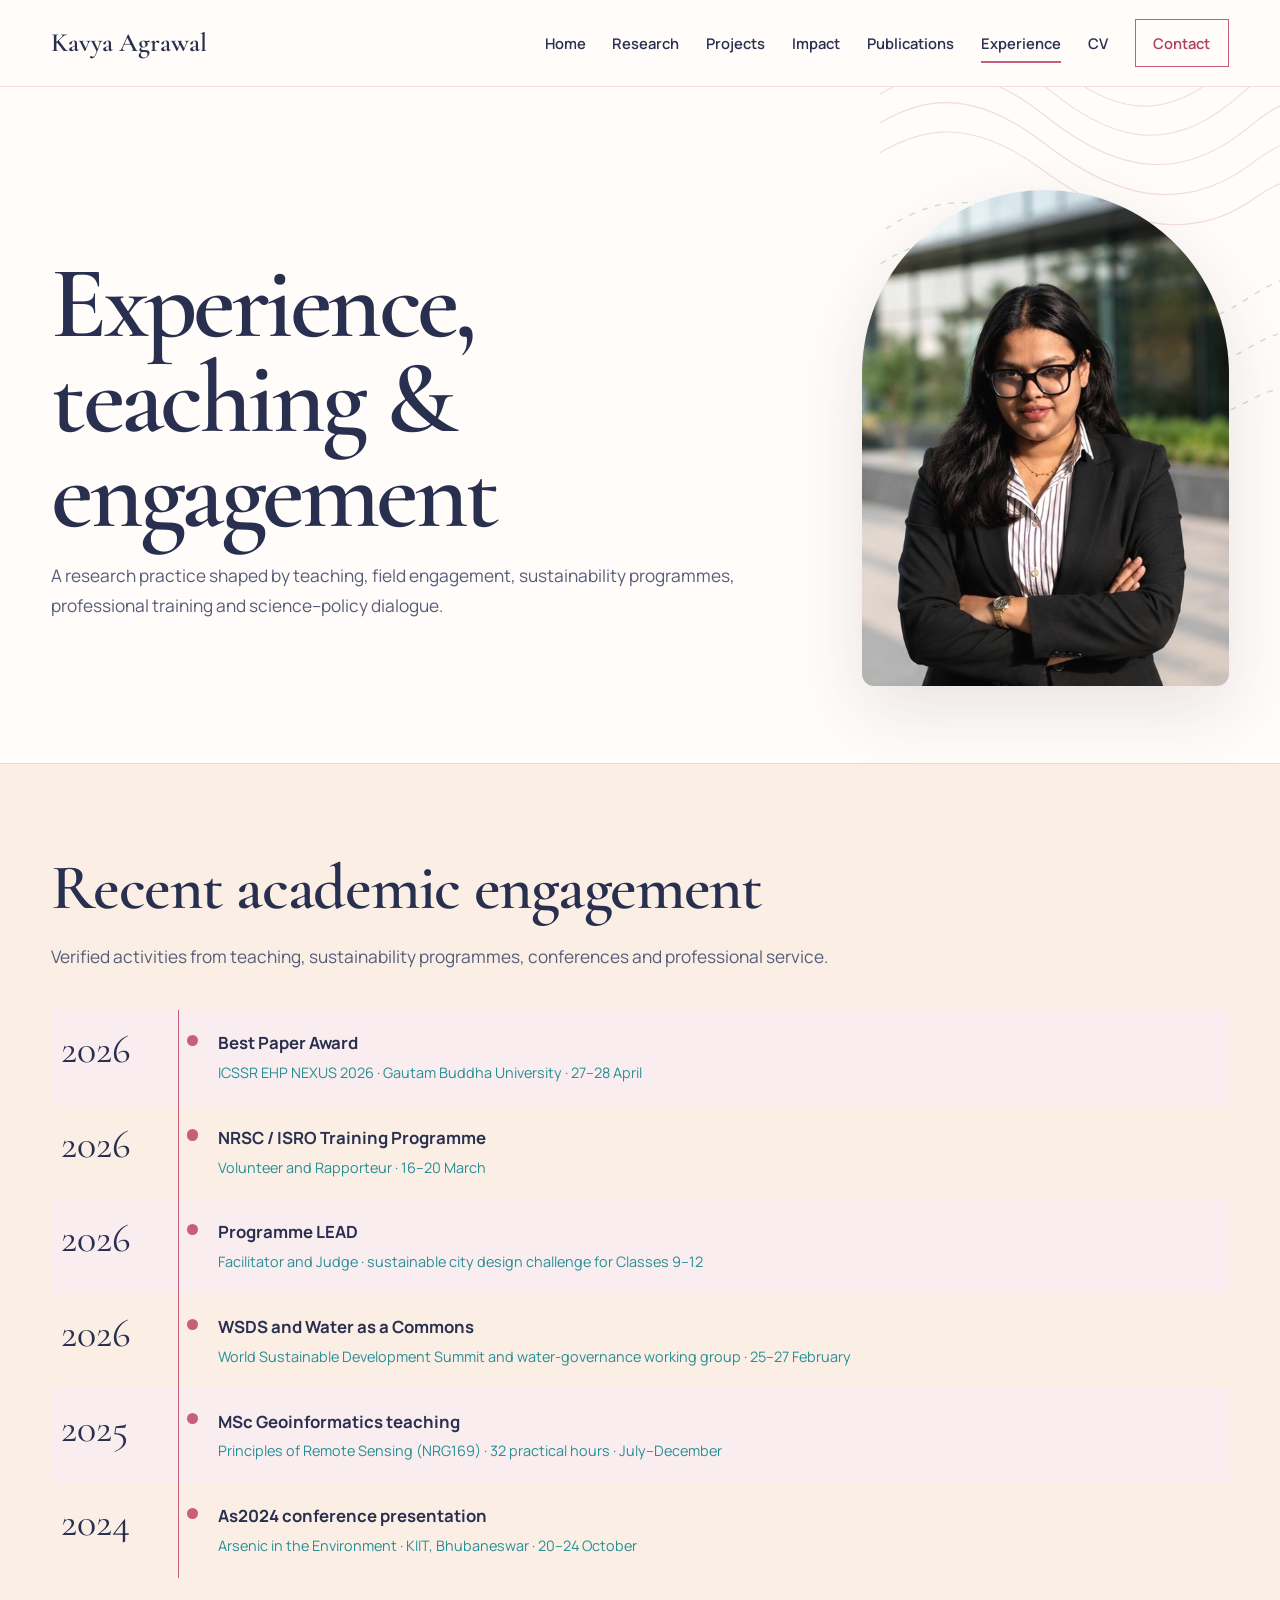
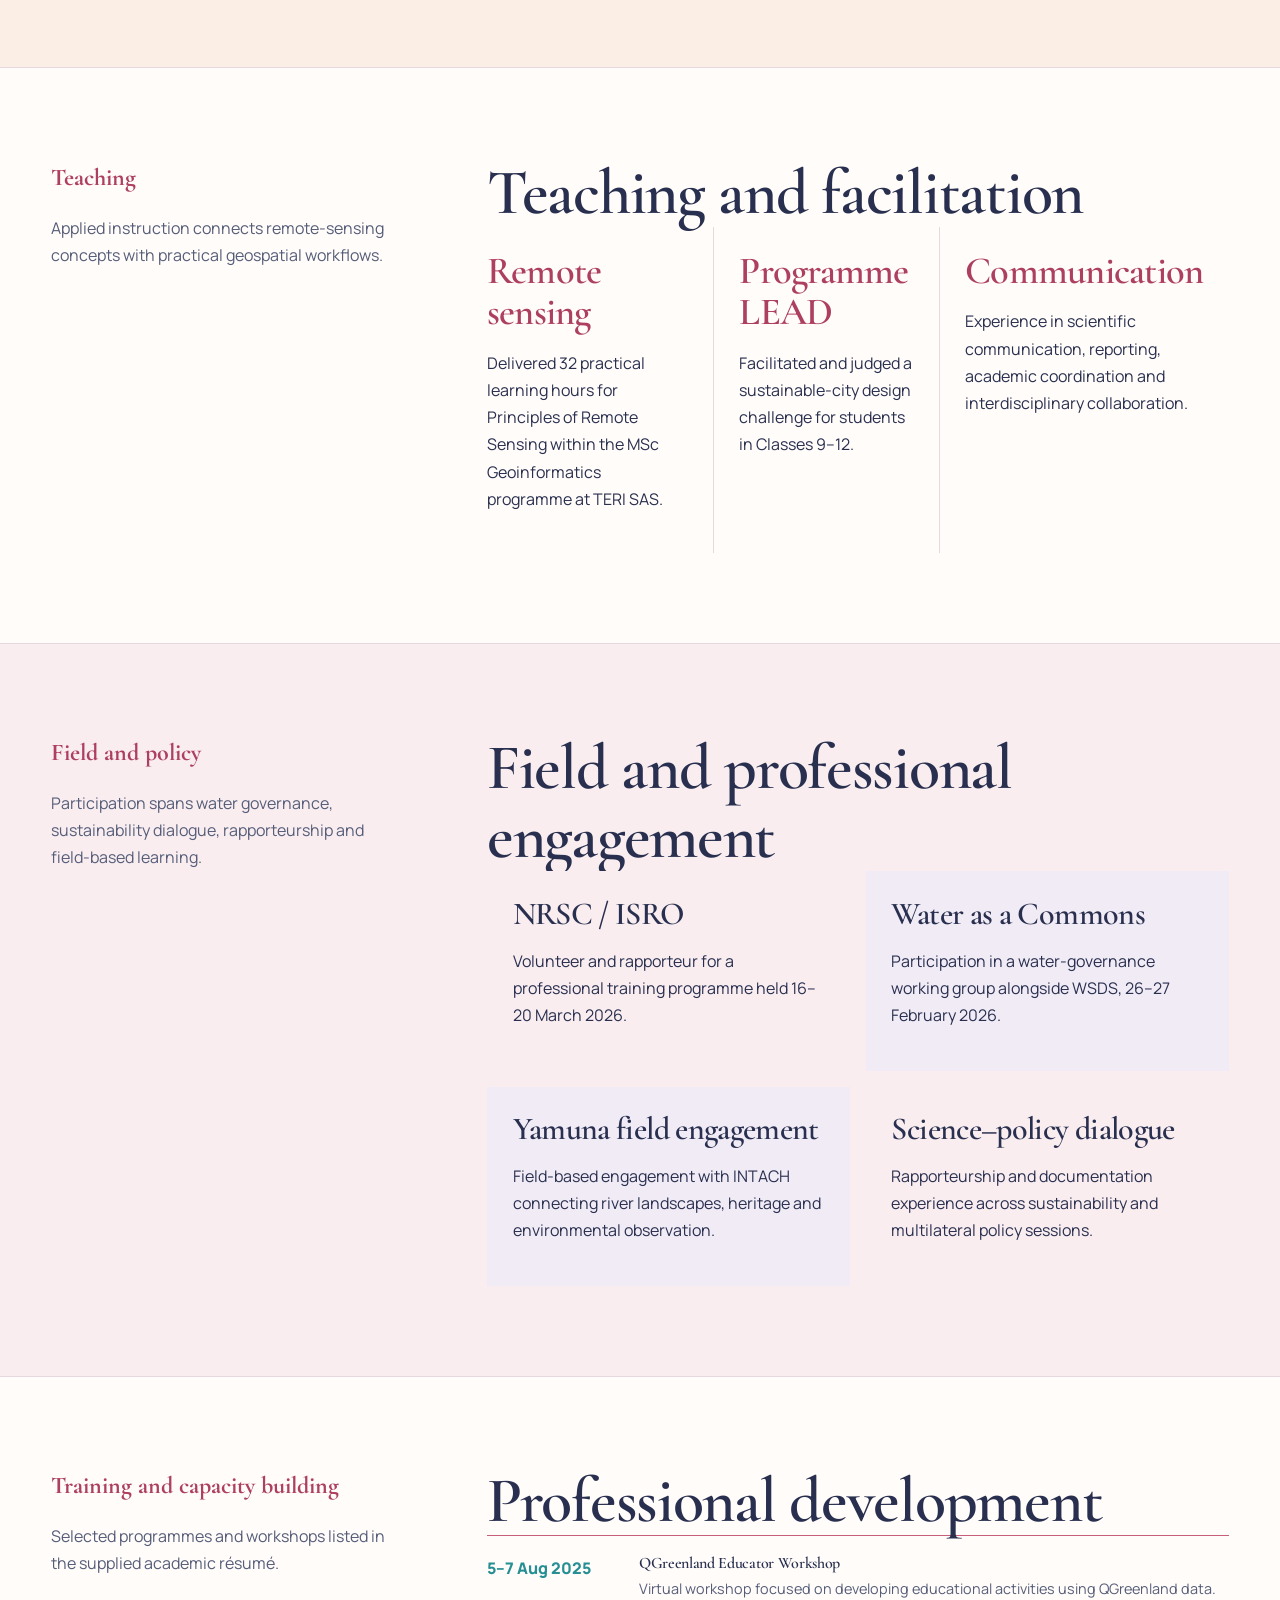
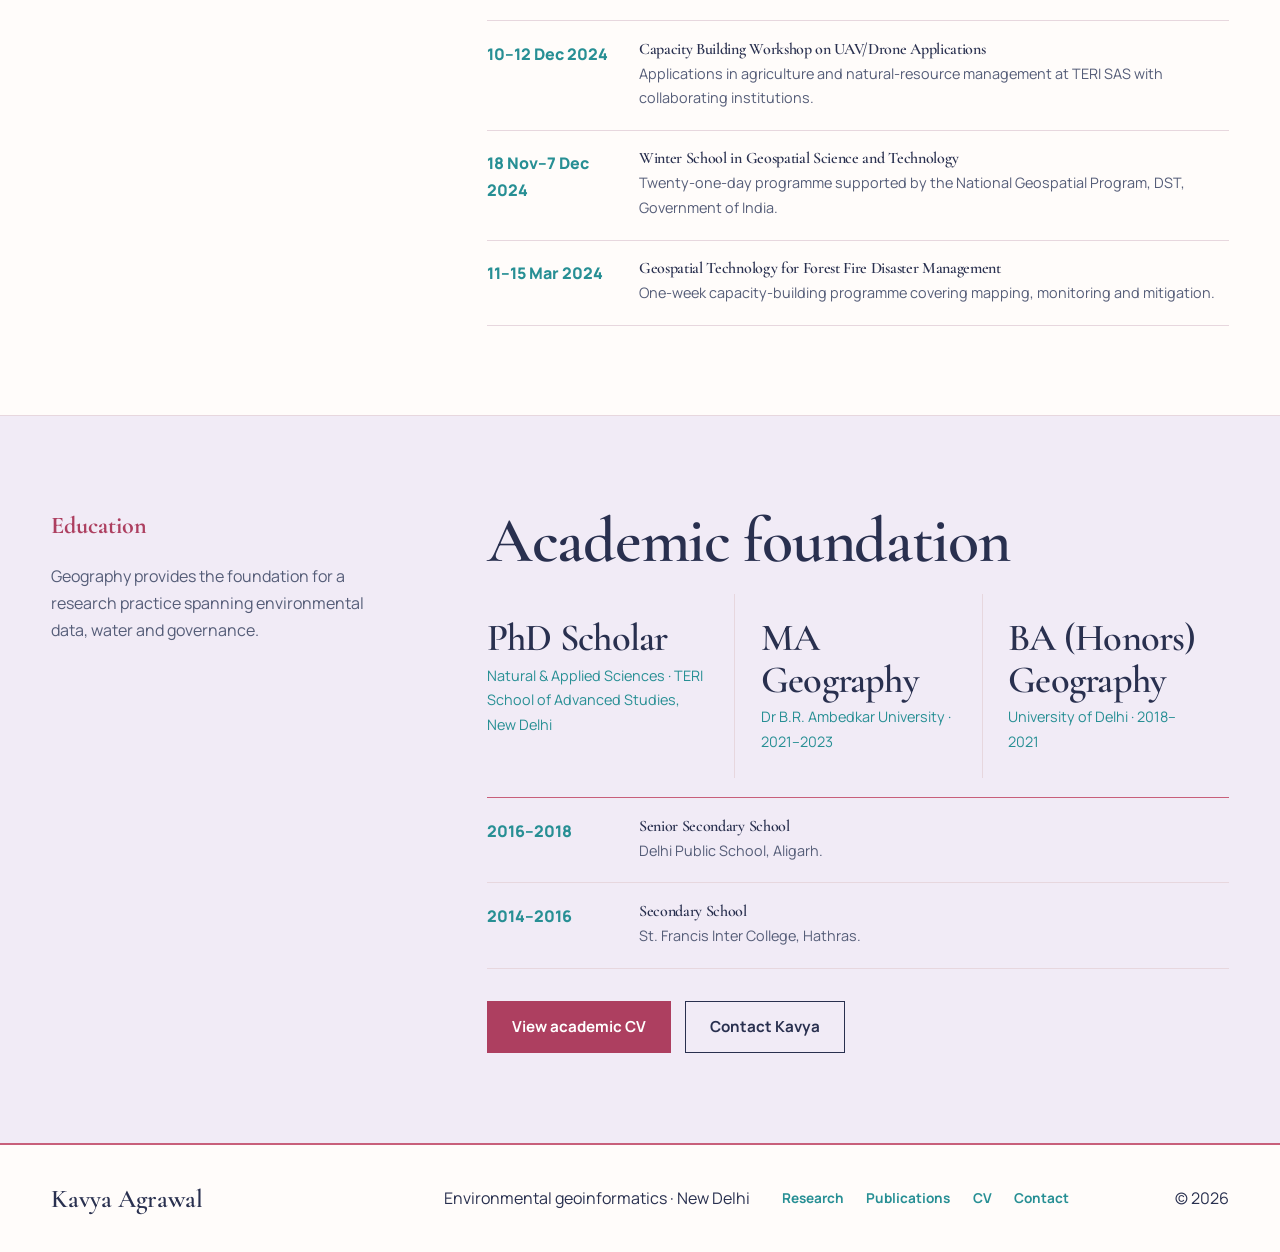
<file: experience.html>
<!doctype html>
<html lang="en">
<head>
  <meta charset="utf-8">
  <meta name="viewport" content="width=device-width, initial-scale=1">
  <title>Experience, Teaching & Engagement | Kavya Agrawal</title>
  <meta name="description" content="Kavya Agrawal's teaching, academic engagement, training, field participation, service and education.">
  <meta name="theme-color" content="#fffcfa">
  <meta property="og:title" content="Experience, Teaching & Engagement | Kavya Agrawal">
  <meta property="og:image" content="assets/images/kavya-portrait-formal.jpg">
  <link rel="canonical" href="experience.html">
  <link rel="icon" href="assets/images/favicon-32.png" sizes="32x32">
  <link rel="stylesheet" href="assets/css/styles.css?v=34">
</head>
<body>
  <a class="skip-link" href="#main">Skip to content</a>
  <header class="site-header" data-site-header></header>
  <main id="main">
    <section class="page-hero">
      <div class="container page-hero-grid">
        <div data-reveal><h1>Experience,<br>teaching &amp;<br>engagement</h1><p class="section-lead">A research practice shaped by teaching, field engagement, sustainability programmes, professional training and science–policy dialogue.</p></div>
        <div class="page-hero-portrait" data-reveal><img src="assets/images/kavya-portrait-formal.jpg" width="537" height="716" alt="Kavya Agrawal in a black blazer outdoors"></div>
      </div>
    </section>

    <section class="content-section section-peach">
      <div class="container">
        <div class="content-block" data-reveal><h2>Recent academic engagement</h2><p class="section-lead">Verified activities from teaching, sustainability programmes, conferences and professional service.</p></div>
        <div class="timeline" data-reveal>
          <article class="timeline-item"><time class="timeline-year" datetime="2026-04">2026</time><span class="timeline-dot"></span><div class="timeline-copy"><h3>Best Paper Award</h3><p>ICSSR EHP NEXUS 2026 · Gautam Buddha University · 27–28 April</p></div></article>
          <article class="timeline-item"><time class="timeline-year" datetime="2026-03">2026</time><span class="timeline-dot"></span><div class="timeline-copy"><h3>NRSC / ISRO Training Programme</h3><p>Volunteer and Rapporteur · 16–20 March</p></div></article>
          <article class="timeline-item"><time class="timeline-year" datetime="2026">2026</time><span class="timeline-dot"></span><div class="timeline-copy"><h3>Programme LEAD</h3><p>Facilitator and Judge · sustainable city design challenge for Classes 9–12</p></div></article>
          <article class="timeline-item"><time class="timeline-year" datetime="2026-02">2026</time><span class="timeline-dot"></span><div class="timeline-copy"><h3>WSDS and Water as a Commons</h3><p>World Sustainable Development Summit and water-governance working group · 25–27 February</p></div></article>
          <article class="timeline-item"><time class="timeline-year" datetime="2025">2025</time><span class="timeline-dot"></span><div class="timeline-copy"><h3>MSc Geoinformatics teaching</h3><p>Principles of Remote Sensing (NRG169) · 32 practical hours · July–December</p></div></article>
          <article class="timeline-item"><time class="timeline-year" datetime="2024-10">2024</time><span class="timeline-dot"></span><div class="timeline-copy"><h3>As2024 conference presentation</h3><p>Arsenic in the Environment · KIIT, Bhubaneswar · 20–24 October</p></div></article>
        </div>
      </div>
    </section>

    <section class="content-section">
      <div class="container content-grid">
        <aside class="content-aside" data-reveal><strong>Teaching</strong><p>Applied instruction connects remote-sensing concepts with practical geospatial workflows.</p></aside>
        <div class="content-block" data-reveal>
          <h2>Teaching and facilitation</h2>
          <div class="open-grid">
            <div class="open-column"><h3>Remote sensing</h3><p>Delivered 32 practical learning hours for Principles of Remote Sensing within the MSc Geoinformatics programme at TERI SAS.</p></div>
            <div class="open-column"><h3>Programme LEAD</h3><p>Facilitated and judged a sustainable-city design challenge for students in Classes 9–12.</p></div>
            <div class="open-column"><h3>Communication</h3><p>Experience in scientific communication, reporting, academic coordination and interdisciplinary collaboration.</p></div>
          </div>
        </div>
      </div>
    </section>

    <section class="content-section section-blush">
      <div class="container content-grid">
        <aside class="content-aside" data-reveal><strong>Field and policy</strong><p>Participation spans water governance, sustainability dialogue, rapporteurship and field-based learning.</p></aside>
        <div class="content-block" data-reveal>
          <h2>Field and professional engagement</h2>
          <div class="record-grid">
            <article class="record-block"><h3>NRSC / ISRO</h3><p>Volunteer and rapporteur for a professional training programme held 16–20 March 2026.</p></article>
            <article class="record-block"><h3>Water as a Commons</h3><p>Participation in a water-governance working group alongside WSDS, 26–27 February 2026.</p></article>
            <article class="record-block"><h3>Yamuna field engagement</h3><p>Field-based engagement with INTACH connecting river landscapes, heritage and environmental observation.</p></article>
            <article class="record-block"><h3>Science–policy dialogue</h3><p>Rapporteurship and documentation experience across sustainability and multilateral policy sessions.</p></article>
          </div>
        </div>
      </div>
    </section>

    <section class="content-section">
      <div class="container content-grid">
        <aside class="content-aside" data-reveal><strong>Training and capacity building</strong><p>Selected programmes and workshops listed in the supplied academic résumé.</p></aside>
        <div class="content-block" data-reveal>
          <h2>Professional development</h2>
          <div class="event-list">
            <article class="event-row"><time datetime="2025-08">5–7 Aug 2025</time><div><h3>QGreenland Educator Workshop</h3><p>Virtual workshop focused on developing educational activities using QGreenland data.</p></div></article>
            <article class="event-row"><time datetime="2024-12">10–12 Dec 2024</time><div><h3>Capacity Building Workshop on UAV/Drone Applications</h3><p>Applications in agriculture and natural-resource management at TERI SAS with collaborating institutions.</p></div></article>
            <article class="event-row"><time datetime="2024-11">18 Nov–7 Dec 2024</time><div><h3>Winter School in Geospatial Science and Technology</h3><p>Twenty-one-day programme supported by the National Geospatial Program, DST, Government of India.</p></div></article>
            <article class="event-row"><time datetime="2024-03">11–15 Mar 2024</time><div><h3>Geospatial Technology for Forest Fire Disaster Management</h3><p>One-week capacity-building programme covering mapping, monitoring and mitigation.</p></div></article>
          </div>
        </div>
      </div>
    </section>

    <section class="content-section section-lilac">
      <div class="container content-grid">
        <aside class="content-aside" data-reveal><strong>Education</strong><p>Geography provides the foundation for a research practice spanning environmental data, water and governance.</p></aside>
        <div class="content-block" data-reveal>
          <h2>Academic foundation</h2>
          <div class="education-grid">
            <div class="education-item"><h3>PhD Scholar</h3><p>Natural &amp; Applied Sciences · TERI School of Advanced Studies, New Delhi</p></div>
            <div class="education-item"><h3>MA Geography</h3><p>Dr B.R. Ambedkar University · 2021–2023</p></div>
            <div class="education-item"><h3>BA (Honors) Geography</h3><p>University of Delhi · 2018–2021</p></div>
          </div>
          <div class="event-list">
            <article class="event-row"><time datetime="2016">2016–2018</time><div><h3>Senior Secondary School</h3><p>Delhi Public School, Aligarh.</p></div></article>
            <article class="event-row"><time datetime="2014">2014–2016</time><div><h3>Secondary School</h3><p>St. Francis Inter College, Hathras.</p></div></article>
          </div>
          <div class="button-row"><a class="button button-primary" href="cv.html">View academic CV</a><a class="button" href="contact.html">Contact Kavya</a></div>
        </div>
      </div>
    </section>
  </main>
  <footer class="site-footer" data-site-footer></footer>
  <script src="assets/js/site.js?v=34" defer></script>
</body>
</html>
</file>
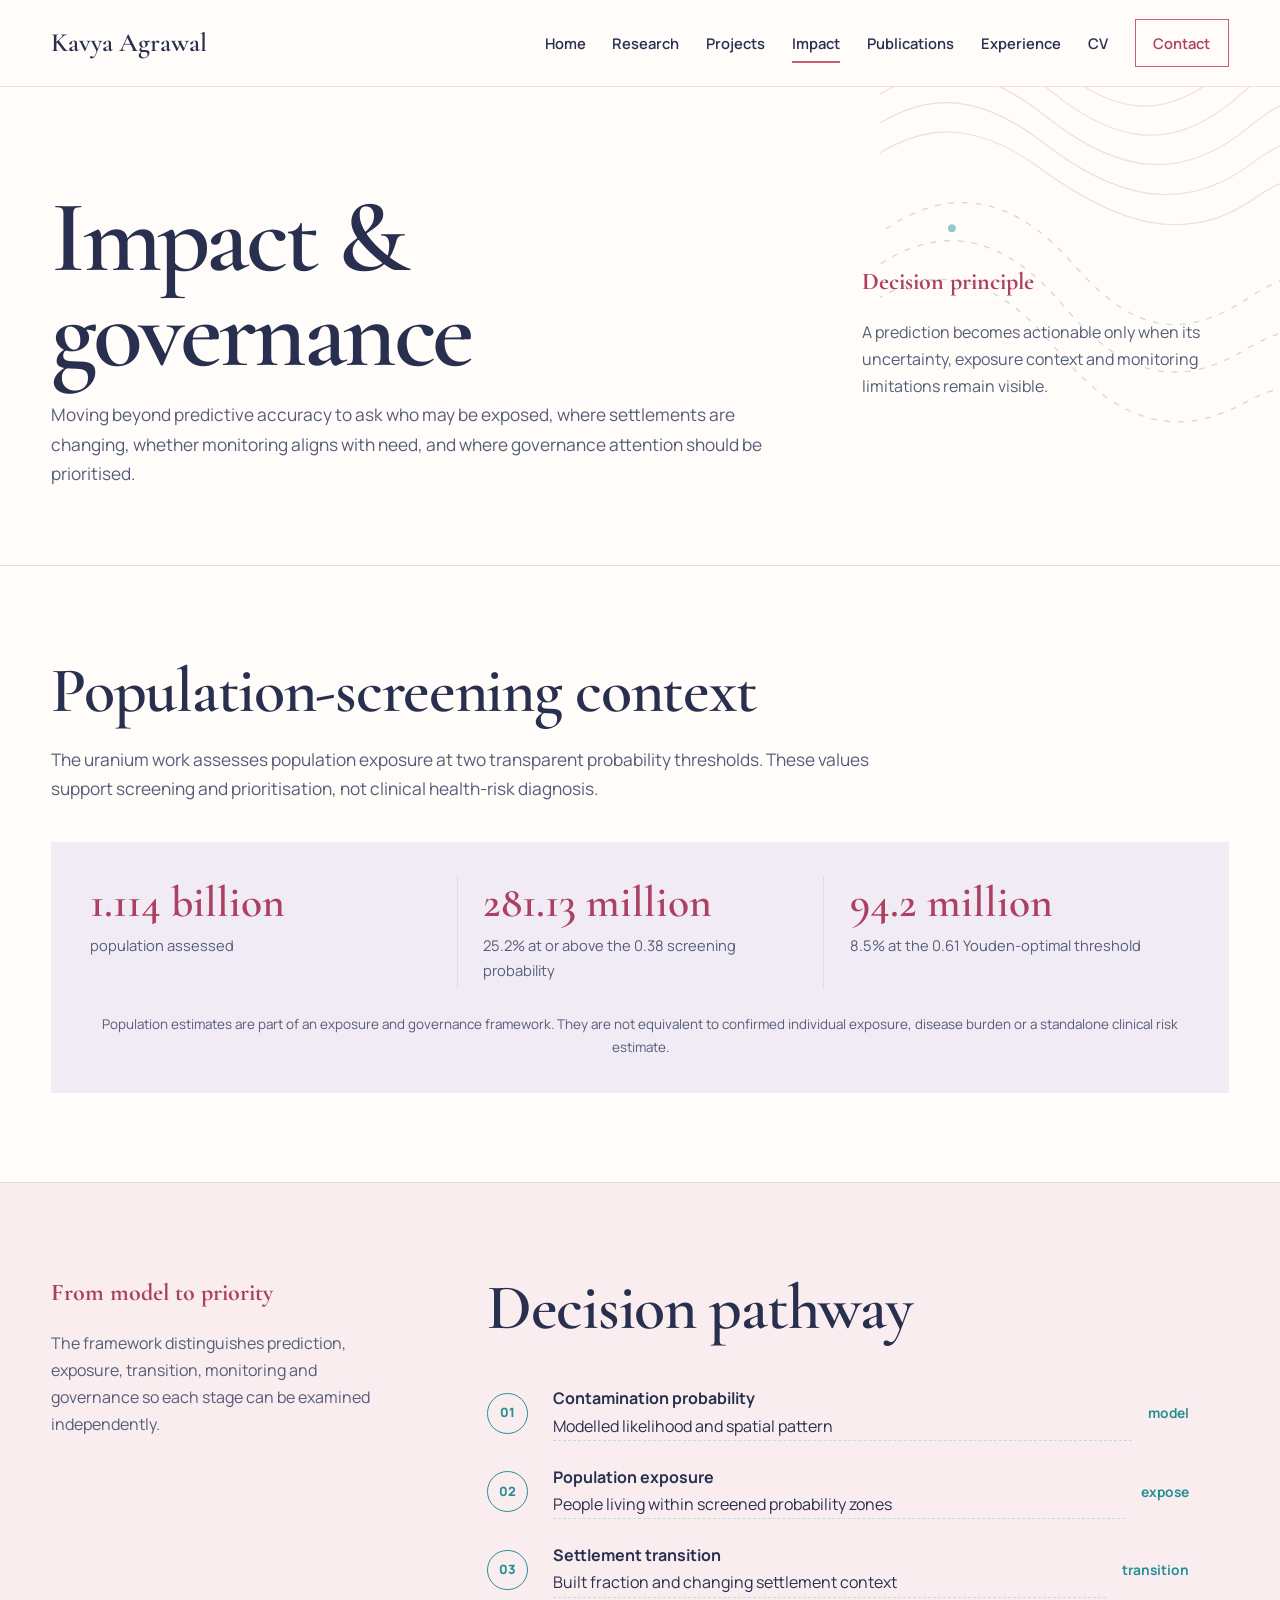
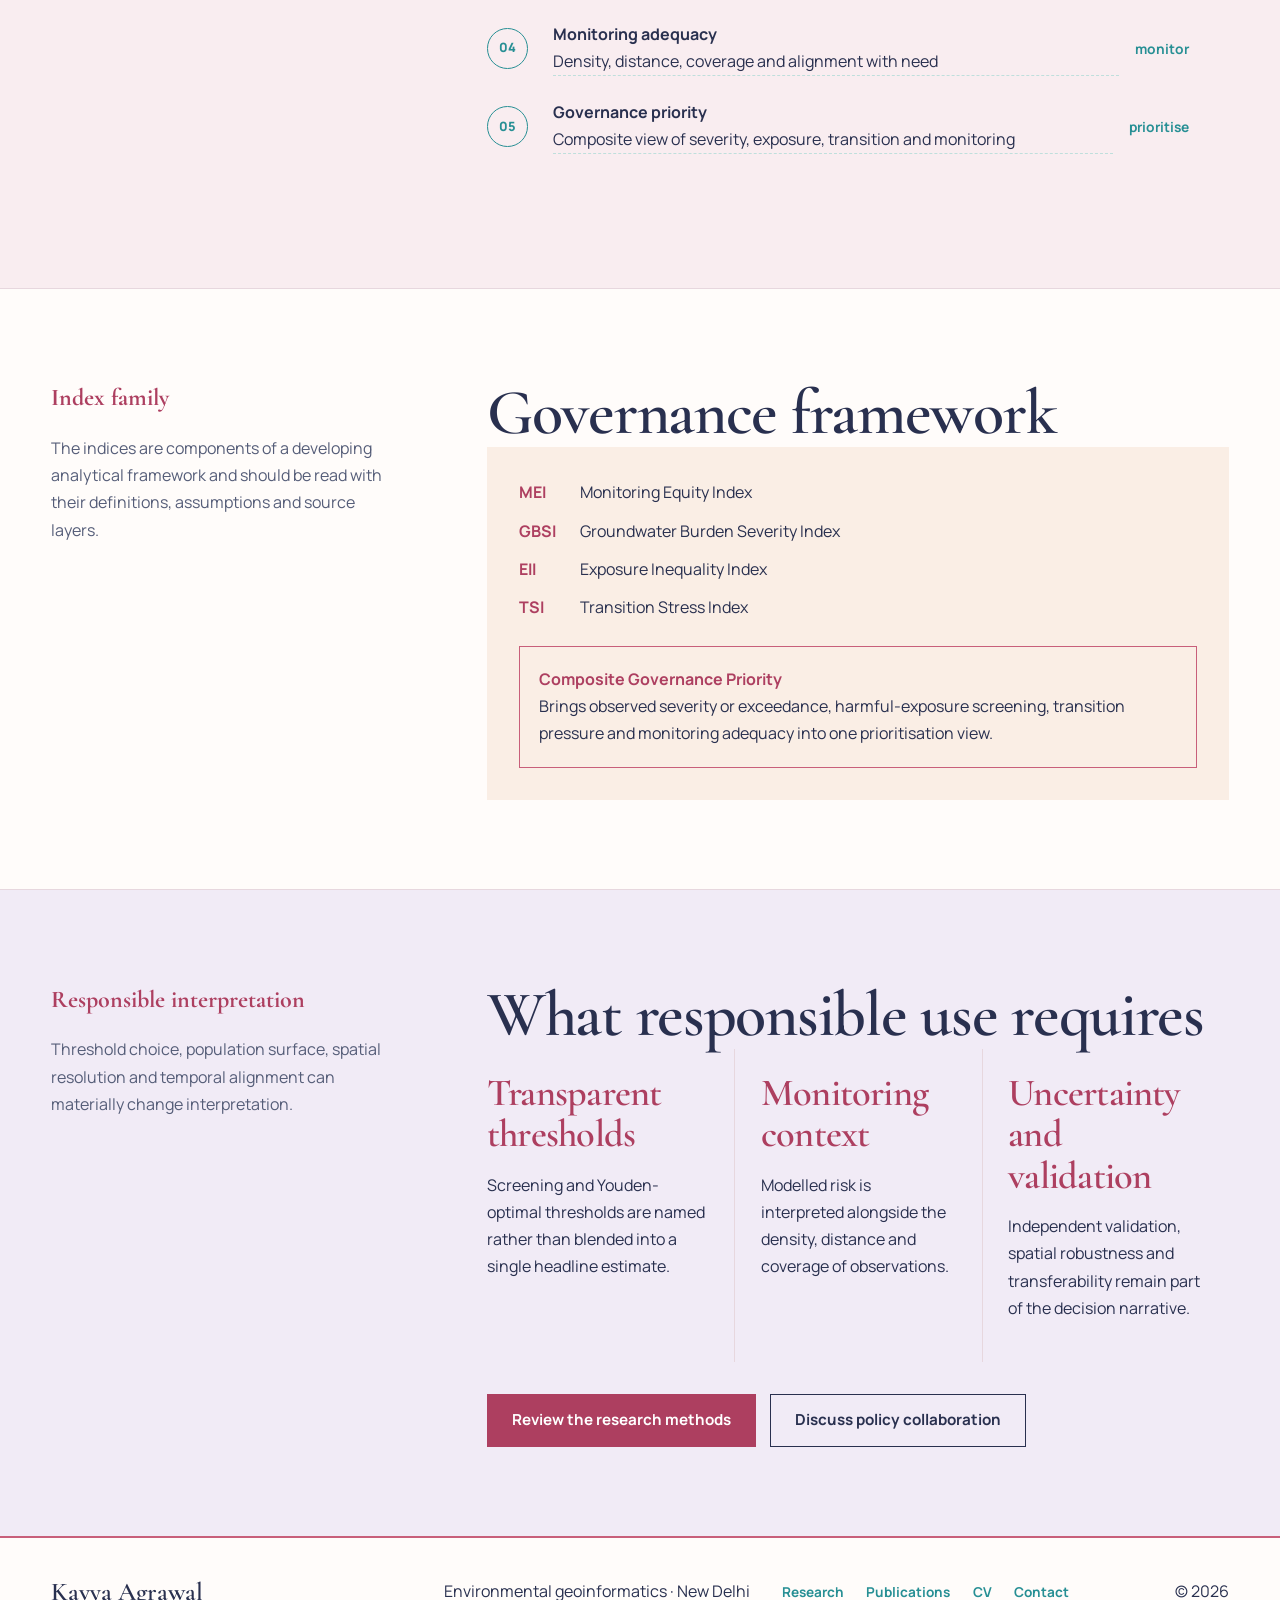
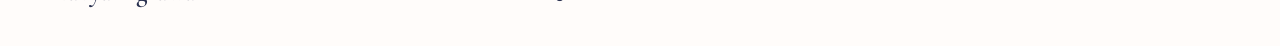
<file: impact.html>
<!doctype html>
<html lang="en">
<head>
  <meta charset="utf-8">
  <meta name="viewport" content="width=device-width, initial-scale=1">
  <title>Impact & Governance | Kavya Agrawal</title>
  <meta name="description" content="Kavya Agrawal's research framework connecting groundwater-contamination probability with population exposure, monitoring adequacy and environmental governance.">
  <meta name="theme-color" content="#fffcfa">
  <meta property="og:title" content="Impact & Governance | Kavya Agrawal">
  <meta property="og:image" content="assets/images/kavya-portrait-formal.jpg">
  <link rel="canonical" href="impact.html">
  <link rel="icon" href="assets/images/favicon-32.png" sizes="32x32">
  <link rel="stylesheet" href="assets/css/styles.css?v=34">
</head>
<body>
  <a class="skip-link" href="#main">Skip to content</a>
  <header class="site-header" data-site-header></header>
  <main id="main">
    <section class="page-hero">
      <div class="container page-hero-grid">
        <div data-reveal><h1>Impact &amp;<br>governance</h1><p class="section-lead">Moving beyond predictive accuracy to ask who may be exposed, where settlements are changing, whether monitoring aligns with need, and where governance attention should be prioritised.</p></div>
        <aside class="content-aside" data-reveal><strong>Decision principle</strong><p>A prediction becomes actionable only when its uncertainty, exposure context and monitoring limitations remain visible.</p></aside>
      </div>
    </section>

    <section class="content-section">
      <div class="container">
        <div class="content-block" data-reveal><h2>Population-screening context</h2><p class="section-lead">The uranium work assesses population exposure at two transparent probability thresholds. These values support screening and prioritisation, not clinical health-risk diagnosis.</p></div>
        <div class="impact-proof" data-reveal>
          <div class="proof-grid">
            <div class="proof"><strong>1.114 billion</strong><span>population assessed</span></div>
            <div class="proof"><strong>281.13 million</strong><span>25.2% at or above the 0.38 screening probability</span></div>
            <div class="proof"><strong>94.2 million</strong><span>8.5% at the 0.61 Youden-optimal threshold</span></div>
          </div>
          <p class="caveat">Population estimates are part of an exposure and governance framework. They are not equivalent to confirmed individual exposure, disease burden or a standalone clinical risk estimate.</p>
        </div>
      </div>
    </section>

    <section class="content-section section-blush">
      <div class="container content-grid">
        <aside class="content-aside" data-reveal><strong>From model to priority</strong><p>The framework distinguishes prediction, exposure, transition, monitoring and governance so each stage can be examined independently.</p></aside>
        <div class="content-block" data-reveal>
          <h2>Decision pathway</h2>
          <div class="decision-path" aria-label="Governance decision pathway">
            <div class="decision-item"><span class="decision-number">01</span><span class="decision-label"><strong>Contamination probability</strong><br>Modelled likelihood and spatial pattern</span><span class="decision-verb">model</span></div>
            <div class="decision-item"><span class="decision-number">02</span><span class="decision-label"><strong>Population exposure</strong><br>People living within screened probability zones</span><span class="decision-verb">expose</span></div>
            <div class="decision-item"><span class="decision-number">03</span><span class="decision-label"><strong>Settlement transition</strong><br>Built fraction and changing settlement context</span><span class="decision-verb">transition</span></div>
            <div class="decision-item"><span class="decision-number">04</span><span class="decision-label"><strong>Monitoring adequacy</strong><br>Density, distance, coverage and alignment with need</span><span class="decision-verb">monitor</span></div>
            <div class="decision-item"><span class="decision-number">05</span><span class="decision-label"><strong>Governance priority</strong><br>Composite view of severity, exposure, transition and monitoring</span><span class="decision-verb">prioritise</span></div>
          </div>
        </div>
      </div>
    </section>

    <section class="content-section">
      <div class="container content-grid">
        <aside class="content-aside" data-reveal><strong>Index family</strong><p>The indices are components of a developing analytical framework and should be read with their definitions, assumptions and source layers.</p></aside>
        <div class="content-block" data-reveal>
          <h2>Governance framework</h2>
          <div class="governance-panel">
            <ul class="index-list">
              <li><strong>MEI</strong> Monitoring Equity Index</li>
              <li><strong>GBSI</strong> Groundwater Burden Severity Index</li>
              <li><strong>EII</strong> Exposure Inequality Index</li>
              <li><strong>TSI</strong> Transition Stress Index</li>
            </ul>
            <div class="governance-callout"><strong>Composite Governance Priority</strong><span>Brings observed severity or exceedance, harmful-exposure screening, transition pressure and monitoring adequacy into one prioritisation view.</span></div>
          </div>
        </div>
      </div>
    </section>

    <section class="content-section section-lilac">
      <div class="container content-grid">
        <aside class="content-aside" data-reveal><strong>Responsible interpretation</strong><p>Threshold choice, population surface, spatial resolution and temporal alignment can materially change interpretation.</p></aside>
        <div class="content-block" data-reveal>
          <h2>What responsible use requires</h2>
          <div class="open-grid">
            <div class="open-column"><h3>Transparent thresholds</h3><p>Screening and Youden-optimal thresholds are named rather than blended into a single headline estimate.</p></div>
            <div class="open-column"><h3>Monitoring context</h3><p>Modelled risk is interpreted alongside the density, distance and coverage of observations.</p></div>
            <div class="open-column"><h3>Uncertainty and validation</h3><p>Independent validation, spatial robustness and transferability remain part of the decision narrative.</p></div>
          </div>
          <div class="button-row"><a class="button button-primary" href="research.html">Review the research methods</a><a class="button" href="contact.html">Discuss policy collaboration</a></div>
        </div>
      </div>
    </section>
  </main>
  <footer class="site-footer" data-site-footer></footer>
  <script src="assets/js/site.js?v=34" defer></script>
</body>
</html>
</file>
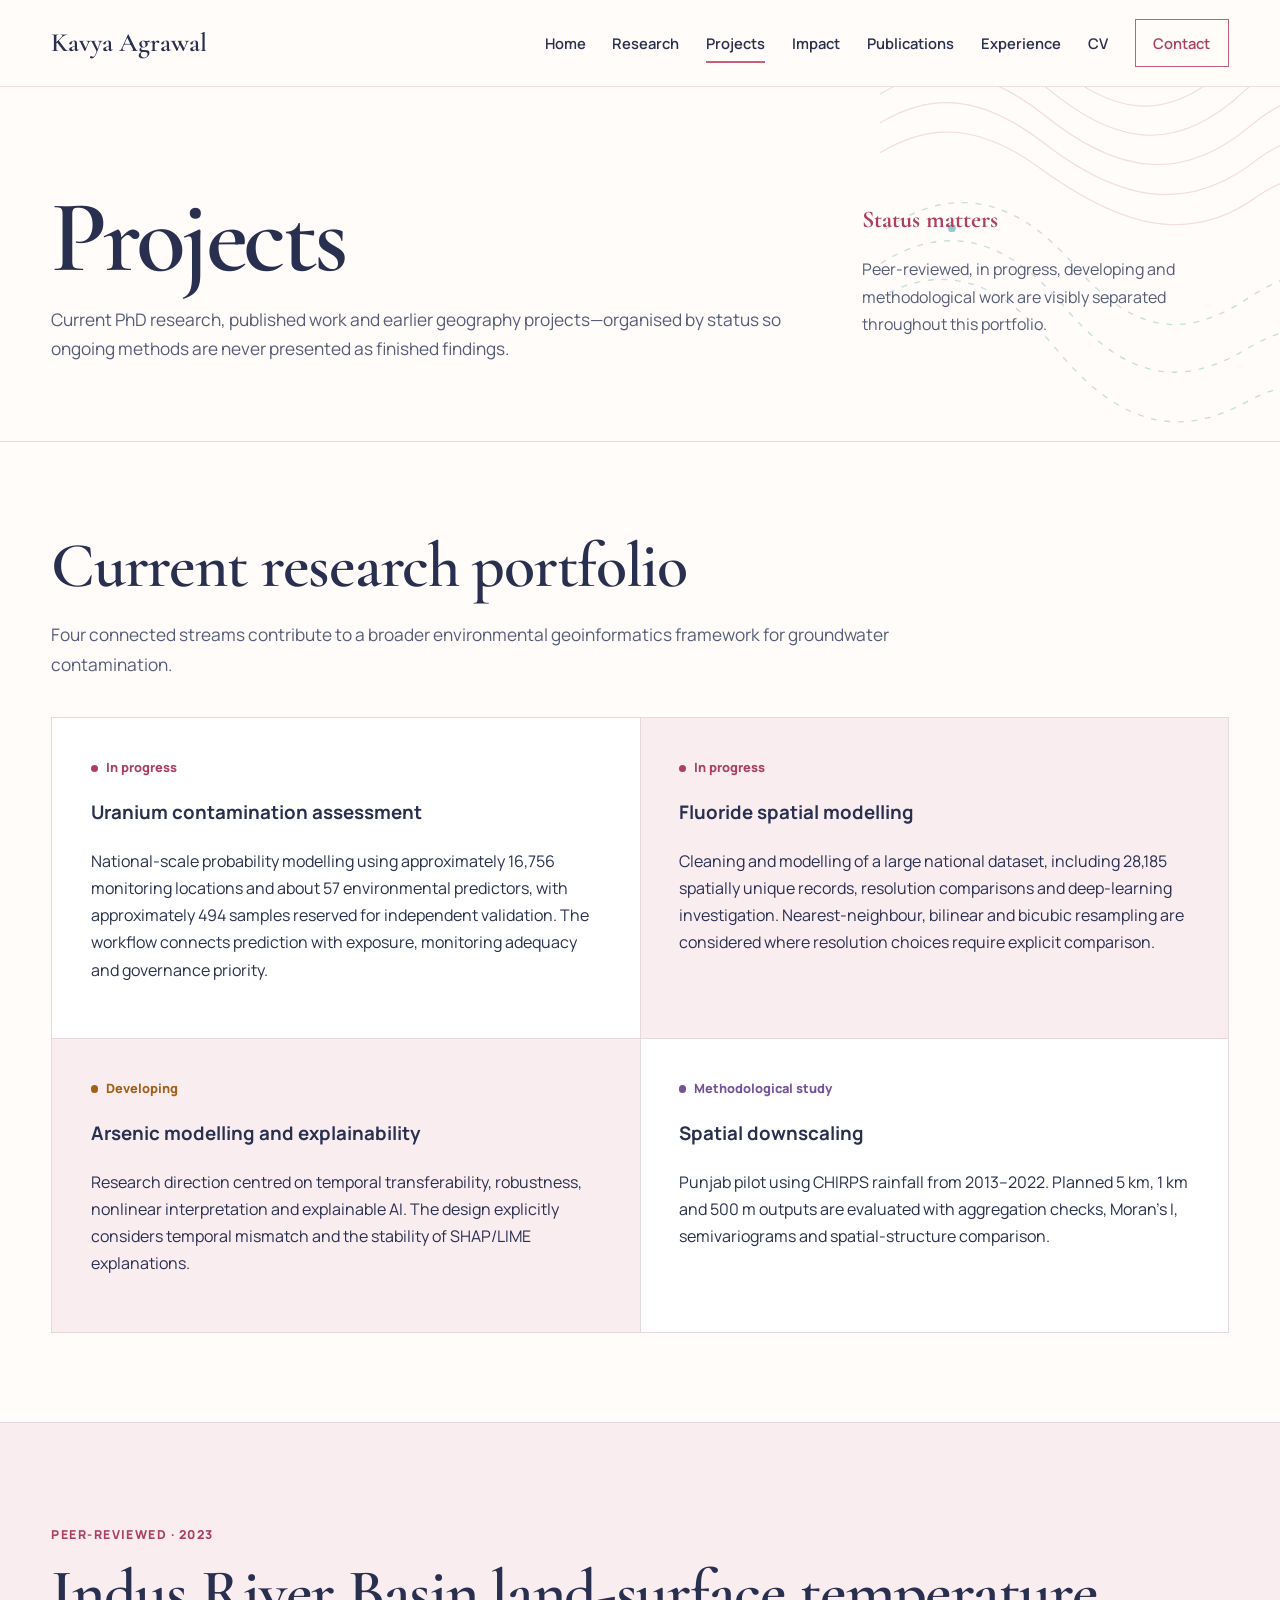
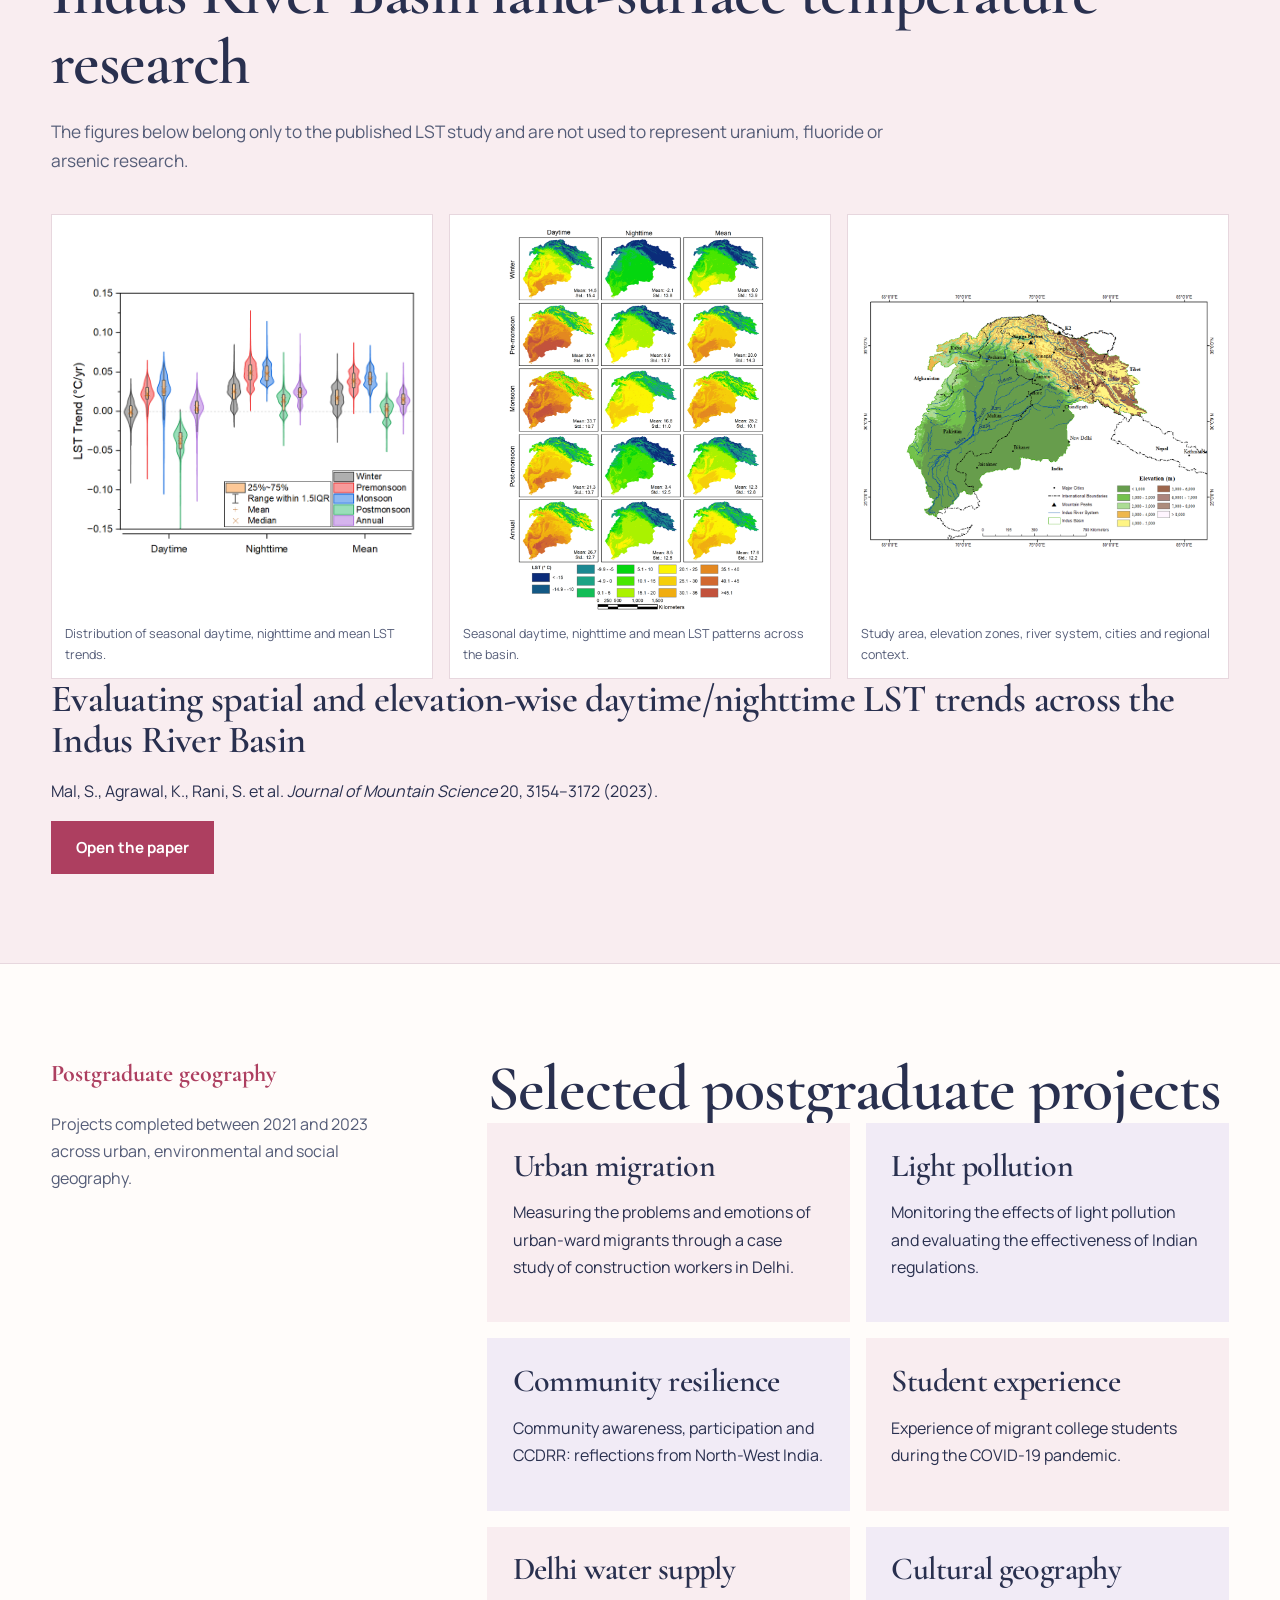
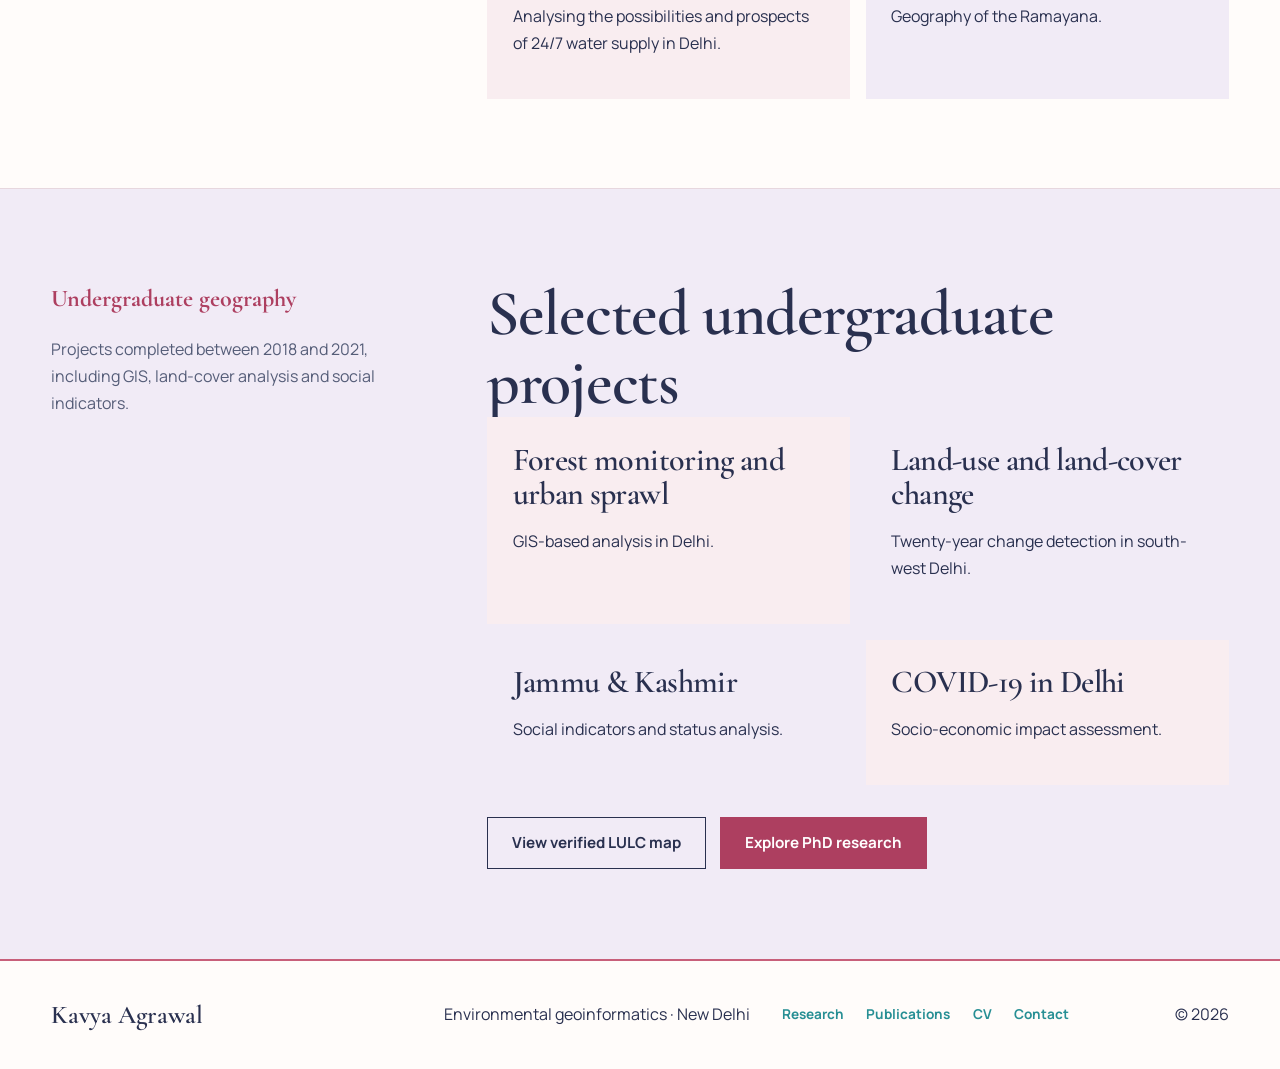
<file: projects.html>
<!doctype html>
<html lang="en">
<head>
  <meta charset="utf-8">
  <meta name="viewport" content="width=device-width, initial-scale=1">
  <title>Projects | Kavya Agrawal</title>
  <meta name="description" content="Current groundwater-contamination research, published Indus Basin work and selected geography projects by Kavya Agrawal.">
  <meta name="theme-color" content="#fffcfa">
  <meta property="og:title" content="Projects | Kavya Agrawal">
  <meta property="og:image" content="assets/images/indus-study-area.png">
  <link rel="canonical" href="projects.html">
  <link rel="icon" href="assets/images/favicon-32.png" sizes="32x32">
  <link rel="stylesheet" href="assets/css/styles.css?v=34">
</head>
<body>
  <a class="skip-link" href="#main">Skip to content</a>
  <header class="site-header" data-site-header></header>
  <main id="main">
    <section class="page-hero">
      <div class="container page-hero-grid">
        <div data-reveal><h1>Projects</h1><p class="section-lead">Current PhD research, published work and earlier geography projects—organised by status so ongoing methods are never presented as finished findings.</p></div>
        <aside class="content-aside" data-reveal><strong>Status matters</strong><p>Peer-reviewed, in progress, developing and methodological work are visibly separated throughout this portfolio.</p></aside>
      </div>
    </section>

    <section class="content-section">
      <div class="container">
        <div class="content-block" data-reveal><h2>Current research portfolio</h2><p class="section-lead">Four connected streams contribute to a broader environmental geoinformatics framework for groundwater contamination.</p></div>
        <div class="research-streams" data-reveal>
          <article class="research-stream"><span class="status">In progress</span><h3>Uranium contamination assessment</h3><p>National-scale probability modelling using approximately 16,756 monitoring locations and about 57 environmental predictors, with approximately 494 samples reserved for independent validation. The workflow connects prediction with exposure, monitoring adequacy and governance priority.</p></article>
          <article class="research-stream"><span class="status">In progress</span><h3>Fluoride spatial modelling</h3><p>Cleaning and modelling of a large national dataset, including 28,185 spatially unique records, resolution comparisons and deep-learning investigation. Nearest-neighbour, bilinear and bicubic resampling are considered where resolution choices require explicit comparison.</p></article>
          <article class="research-stream"><span class="status status-developing">Developing</span><h3>Arsenic modelling and explainability</h3><p>Research direction centred on temporal transferability, robustness, nonlinear interpretation and explainable AI. The design explicitly considers temporal mismatch and the stability of SHAP/LIME explanations.</p></article>
          <article class="research-stream"><span class="status status-method">Methodological study</span><h3>Spatial downscaling</h3><p>Punjab pilot using CHIRPS rainfall from 2013–2022. Planned 5 km, 1 km and 500 m outputs are evaluated with aggregation checks, Moran’s I, semivariograms and spatial-structure comparison.</p></article>
        </div>
      </div>
    </section>

    <section class="content-section section-blush">
      <div class="container">
        <div class="content-block" data-reveal><p class="publication-label">Peer-reviewed · 2023</p><h2>Indus River Basin land-surface temperature research</h2><p class="section-lead">The figures below belong only to the published LST study and are not used to represent uranium, fluoride or arsenic research.</p></div>
        <div class="figure-gallery" data-reveal>
          <figure class="figure"><img src="assets/images/lst-trends.png" width="783" height="600" alt="Seasonal violin plots of daytime, nighttime and mean LST trends"><figcaption>Distribution of seasonal daytime, nighttime and mean LST trends.</figcaption></figure>
          <figure class="figure"><img src="assets/images/lst-seasonal.png" width="902" height="1275" alt="Seasonal land surface temperature maps of the Indus Basin"><figcaption>Seasonal daytime, nighttime and mean LST patterns across the basin.</figcaption></figure>
          <figure class="figure"><img src="assets/images/indus-study-area.png" width="1022" height="739" alt="Indus River Basin elevation and study-area map"><figcaption>Study area, elevation zones, river system, cities and regional context.</figcaption></figure>
        </div>
        <div class="content-block" data-reveal>
          <h3>Evaluating spatial and elevation-wise daytime/nighttime LST trends across the Indus River Basin</h3>
          <p>Mal, S., Agrawal, K., Rani, S. et al. <em>Journal of Mountain Science</em> 20, 3154–3172 (2023).</p>
          <a class="button button-primary" href="https://doi.org/10.1007/s11629-023-8157-8" target="_blank" rel="noopener noreferrer">Open the paper</a>
        </div>
      </div>
    </section>

    <section class="content-section">
      <div class="container content-grid">
        <aside class="content-aside" data-reveal><strong>Postgraduate geography</strong><p>Projects completed between 2021 and 2023 across urban, environmental and social geography.</p></aside>
        <div class="content-block" data-reveal>
          <h2>Selected postgraduate projects</h2>
          <div class="record-grid">
            <article class="record-block"><h3>Urban migration</h3><p>Measuring the problems and emotions of urban-ward migrants through a case study of construction workers in Delhi.</p></article>
            <article class="record-block"><h3>Light pollution</h3><p>Monitoring the effects of light pollution and evaluating the effectiveness of Indian regulations.</p></article>
            <article class="record-block"><h3>Community resilience</h3><p>Community awareness, participation and CCDRR: reflections from North-West India.</p></article>
            <article class="record-block"><h3>Student experience</h3><p>Experience of migrant college students during the COVID-19 pandemic.</p></article>
            <article class="record-block"><h3>Delhi water supply</h3><p>Analysing the possibilities and prospects of 24/7 water supply in Delhi.</p></article>
            <article class="record-block"><h3>Cultural geography</h3><p>Geography of the Ramayana.</p></article>
          </div>
        </div>
      </div>
    </section>

    <section class="content-section section-lilac">
      <div class="container content-grid">
        <aside class="content-aside" data-reveal><strong>Undergraduate geography</strong><p>Projects completed between 2018 and 2021, including GIS, land-cover analysis and social indicators.</p></aside>
        <div class="content-block" data-reveal>
          <h2>Selected undergraduate projects</h2>
          <div class="record-grid">
            <article class="record-block"><h3>Forest monitoring and urban sprawl</h3><p>GIS-based analysis in Delhi.</p></article>
            <article class="record-block"><h3>Land-use and land-cover change</h3><p>Twenty-year change detection in south-west Delhi.</p></article>
            <article class="record-block"><h3>Jammu &amp; Kashmir</h3><p>Social indicators and status analysis.</p></article>
            <article class="record-block"><h3>COVID-19 in Delhi</h3><p>Socio-economic impact assessment.</p></article>
          </div>
          <div class="button-row"><a class="button" href="assets/images/delhi-lulc.png" target="_blank">View verified LULC map</a><a class="button button-primary" href="research.html">Explore PhD research</a></div>
        </div>
      </div>
    </section>
  </main>
  <footer class="site-footer" data-site-footer></footer>
  <script src="assets/js/site.js?v=34" defer></script>
</body>
</html>
</file>
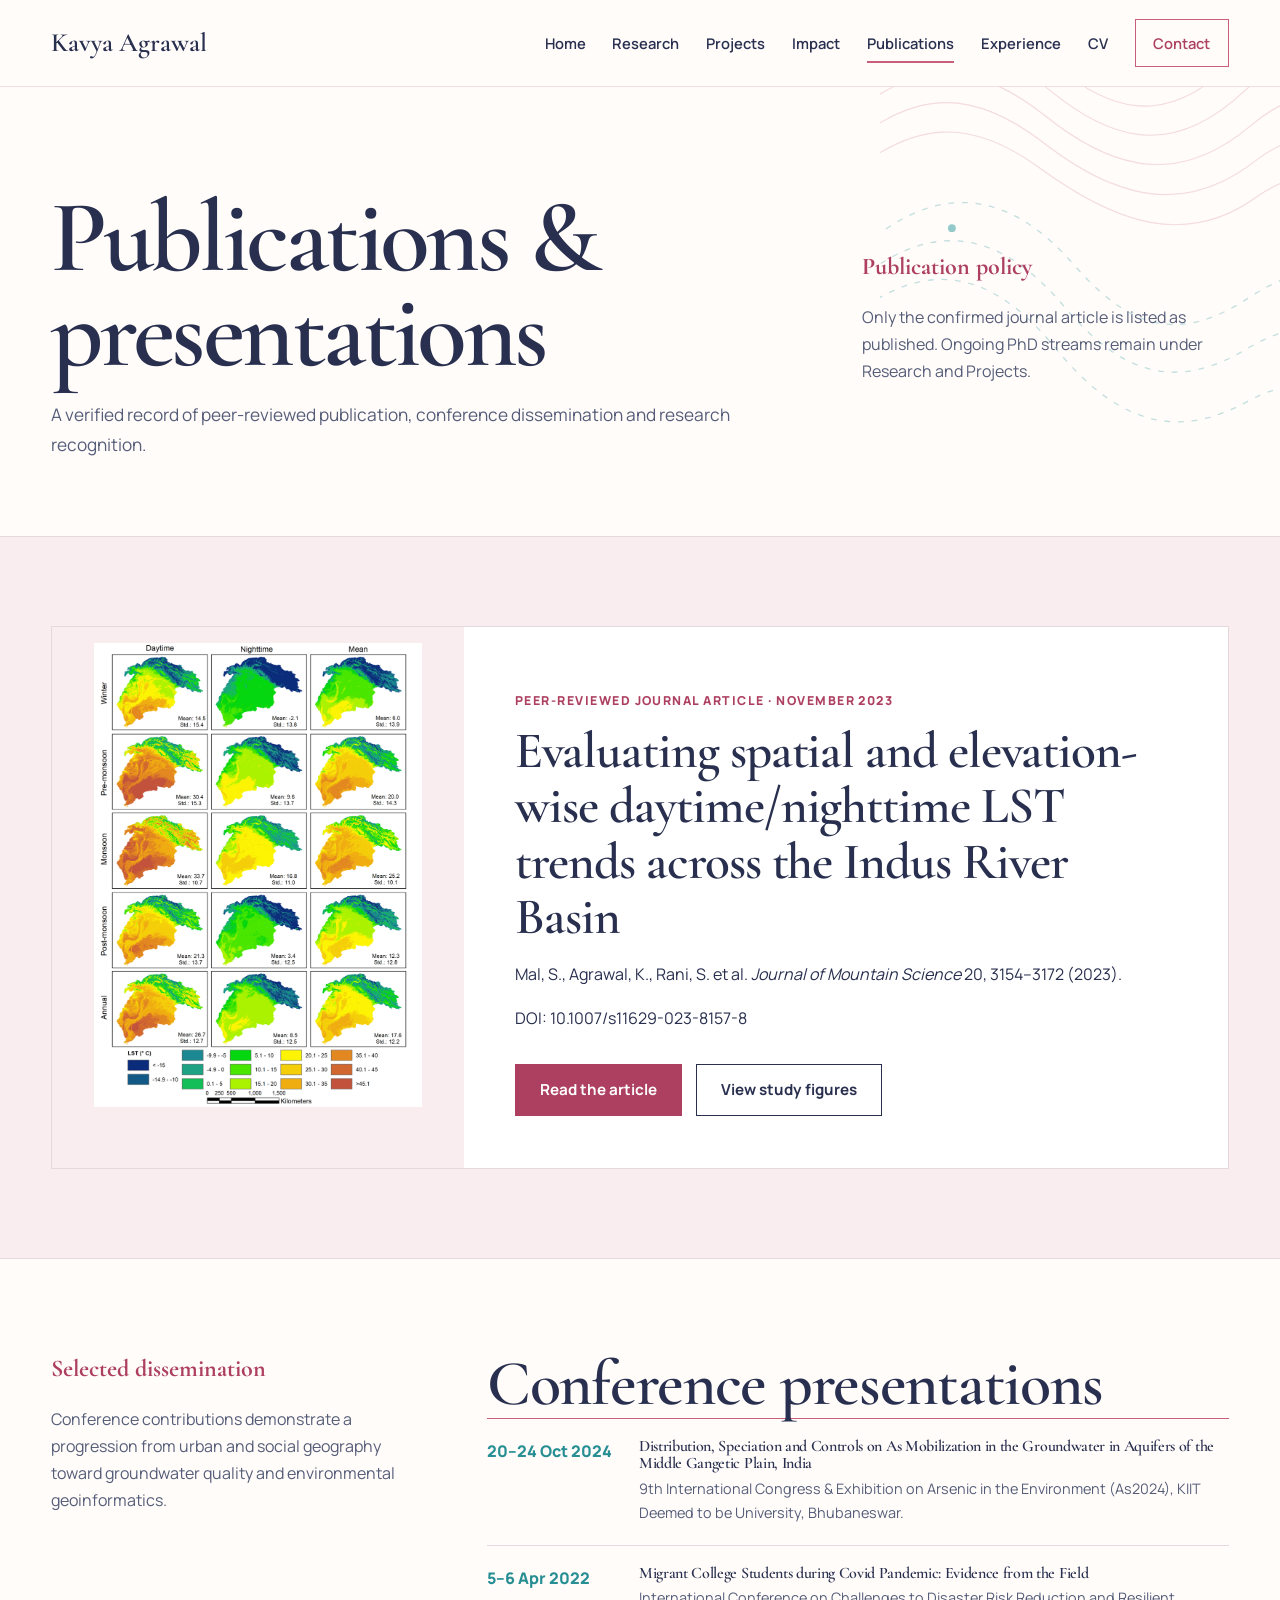
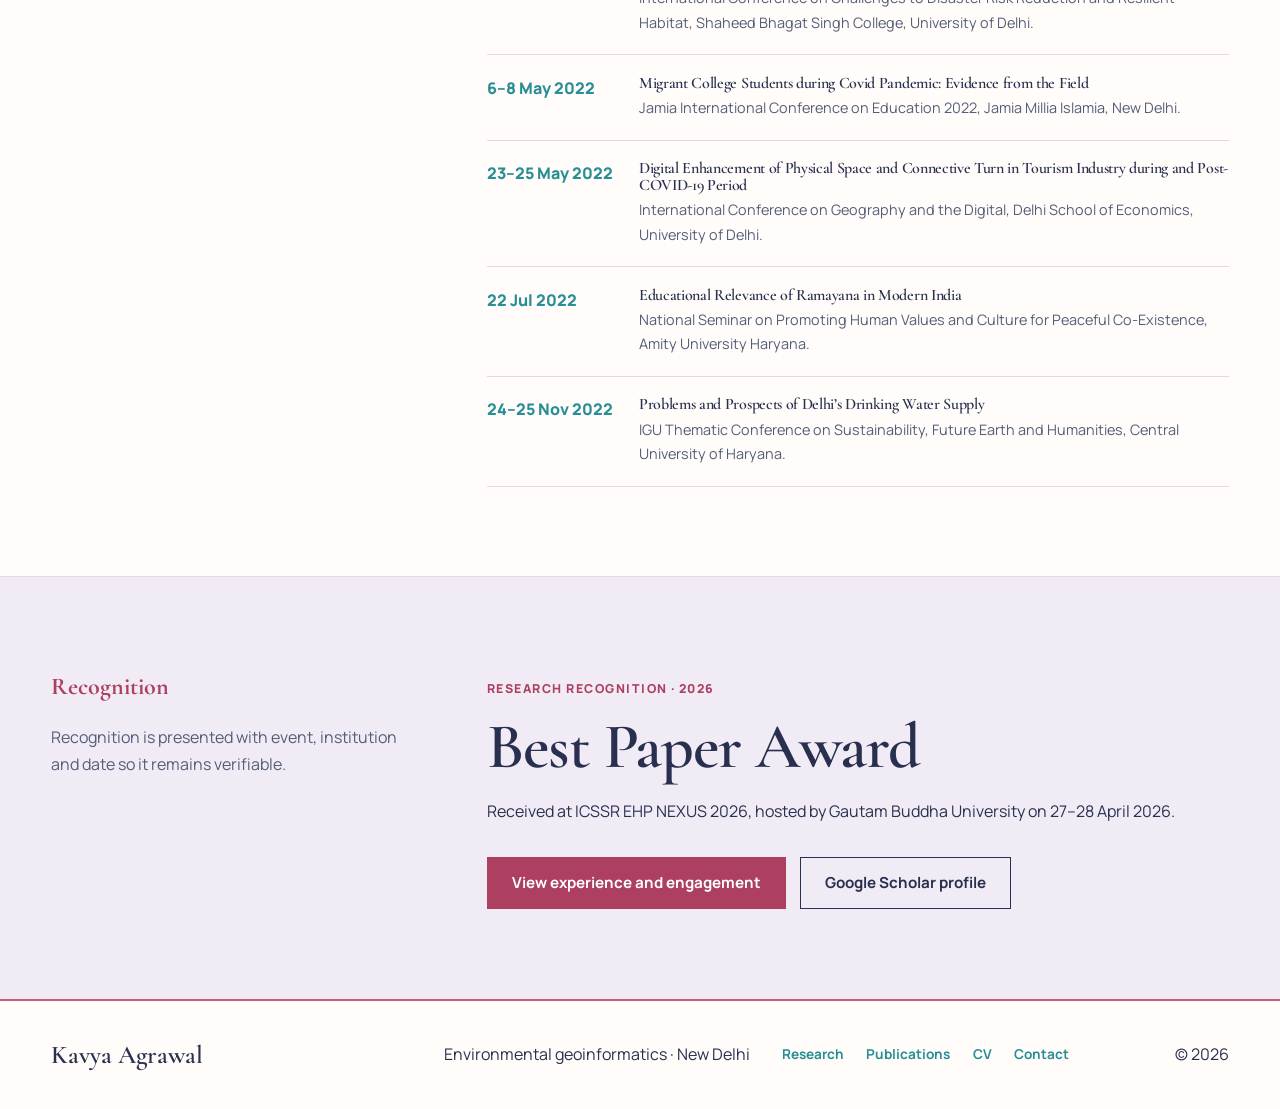
<file: publications.html>
<!doctype html>
<html lang="en">
<head>
  <meta charset="utf-8">
  <meta name="viewport" content="width=device-width, initial-scale=1">
  <title>Publications & Presentations | Kavya Agrawal</title>
  <meta name="description" content="Peer-reviewed publication, conference presentations and research recognition for Kavya Agrawal.">
  <meta name="theme-color" content="#fffcfa">
  <meta property="og:title" content="Publications & Presentations | Kavya Agrawal">
  <meta property="og:image" content="assets/images/lst-seasonal.png">
  <link rel="canonical" href="publications.html">
  <link rel="icon" href="assets/images/favicon-32.png" sizes="32x32">
  <link rel="stylesheet" href="assets/css/styles.css?v=34">
  <script type="application/ld+json">
  {"@context":"https://schema.org","@type":"ScholarlyArticle","headline":"Evaluating spatial and elevation-wise daytime/nighttime LST trends across the Indus River Basin","datePublished":"2023","author":[{"@type":"Person","name":"S. Mal"},{"@type":"Person","name":"Kavya Agrawal"},{"@type":"Person","name":"S. Rani"}],"isPartOf":{"@type":"Periodical","name":"Journal of Mountain Science"},"sameAs":"https://doi.org/10.1007/s11629-023-8157-8"}
  </script>
</head>
<body>
  <a class="skip-link" href="#main">Skip to content</a>
  <header class="site-header" data-site-header></header>
  <main id="main">
    <section class="page-hero">
      <div class="container page-hero-grid">
        <div data-reveal><h1>Publications &amp;<br>presentations</h1><p class="section-lead">A verified record of peer-reviewed publication, conference dissemination and research recognition.</p></div>
        <aside class="content-aside" data-reveal><strong>Publication policy</strong><p>Only the confirmed journal article is listed as published. Ongoing PhD streams remain under Research and Projects.</p></aside>
      </div>
    </section>

    <section class="content-section section-blush">
      <div class="container">
        <article class="publication-card" data-reveal>
          <div class="publication-visual"><img src="assets/images/lst-seasonal.png" width="902" height="1275" alt="Seasonal daytime, nighttime and mean LST maps from the Indus River Basin study"></div>
          <div class="publication-copy content-block">
            <p class="publication-label">Peer-reviewed journal article · November 2023</p>
            <h2>Evaluating spatial and elevation-wise daytime/nighttime LST trends across the Indus River Basin</h2>
            <p>Mal, S., Agrawal, K., Rani, S. et al. <em>Journal of Mountain Science</em> 20, 3154–3172 (2023).</p>
            <p>DOI: 10.1007/s11629-023-8157-8</p>
            <div class="button-row"><a class="button button-primary" href="https://doi.org/10.1007/s11629-023-8157-8" target="_blank" rel="noopener noreferrer">Read the article</a><a class="button" href="projects.html">View study figures</a></div>
          </div>
        </article>
      </div>
    </section>

    <section class="content-section">
      <div class="container content-grid">
        <aside class="content-aside" data-reveal><strong>Selected dissemination</strong><p>Conference contributions demonstrate a progression from urban and social geography toward groundwater quality and environmental geoinformatics.</p></aside>
        <div class="content-block" data-reveal>
          <h2>Conference presentations</h2>
          <div class="event-list">
            <article class="event-row"><time datetime="2024-10">20–24 Oct 2024</time><div><h3>Distribution, Speciation and Controls on As Mobilization in the Groundwater in Aquifers of the Middle Gangetic Plain, India</h3><p>9th International Congress &amp; Exhibition on Arsenic in the Environment (As2024), KIIT Deemed to be University, Bhubaneswar.</p></div></article>
            <article class="event-row"><time datetime="2022-04">5–6 Apr 2022</time><div><h3>Migrant College Students during Covid Pandemic: Evidence from the Field</h3><p>International Conference on Challenges to Disaster Risk Reduction and Resilient Habitat, Shaheed Bhagat Singh College, University of Delhi.</p></div></article>
            <article class="event-row"><time datetime="2022-05">6–8 May 2022</time><div><h3>Migrant College Students during Covid Pandemic: Evidence from the Field</h3><p>Jamia International Conference on Education 2022, Jamia Millia Islamia, New Delhi.</p></div></article>
            <article class="event-row"><time datetime="2022-05">23–25 May 2022</time><div><h3>Digital Enhancement of Physical Space and Connective Turn in Tourism Industry during and Post-COVID-19 Period</h3><p>International Conference on Geography and the Digital, Delhi School of Economics, University of Delhi.</p></div></article>
            <article class="event-row"><time datetime="2022-07">22 Jul 2022</time><div><h3>Educational Relevance of Ramayana in Modern India</h3><p>National Seminar on Promoting Human Values and Culture for Peaceful Co-Existence, Amity University Haryana.</p></div></article>
            <article class="event-row"><time datetime="2022-11">24–25 Nov 2022</time><div><h3>Problems and Prospects of Delhi’s Drinking Water Supply</h3><p>IGU Thematic Conference on Sustainability, Future Earth and Humanities, Central University of Haryana.</p></div></article>
          </div>
        </div>
      </div>
    </section>

    <section class="content-section section-lilac">
      <div class="container content-grid">
        <aside class="content-aside" data-reveal><strong>Recognition</strong><p>Recognition is presented with event, institution and date so it remains verifiable.</p></aside>
        <div class="content-block" data-reveal>
          <p class="publication-label">Research recognition · 2026</p>
          <h2>Best Paper Award</h2>
          <p>Received at ICSSR EHP NEXUS 2026, hosted by Gautam Buddha University on 27–28 April 2026.</p>
          <div class="button-row"><a class="button button-primary" href="experience.html">View experience and engagement</a><a class="button" href="https://scholar.google.com/citations?user=yXQUQ6YAAAAJ&hl=en" target="_blank" rel="noopener noreferrer">Google Scholar profile</a></div>
        </div>
      </div>
    </section>
  </main>
  <footer class="site-footer" data-site-footer></footer>
  <script src="assets/js/site.js?v=34" defer></script>
</body>
</html>
</file>
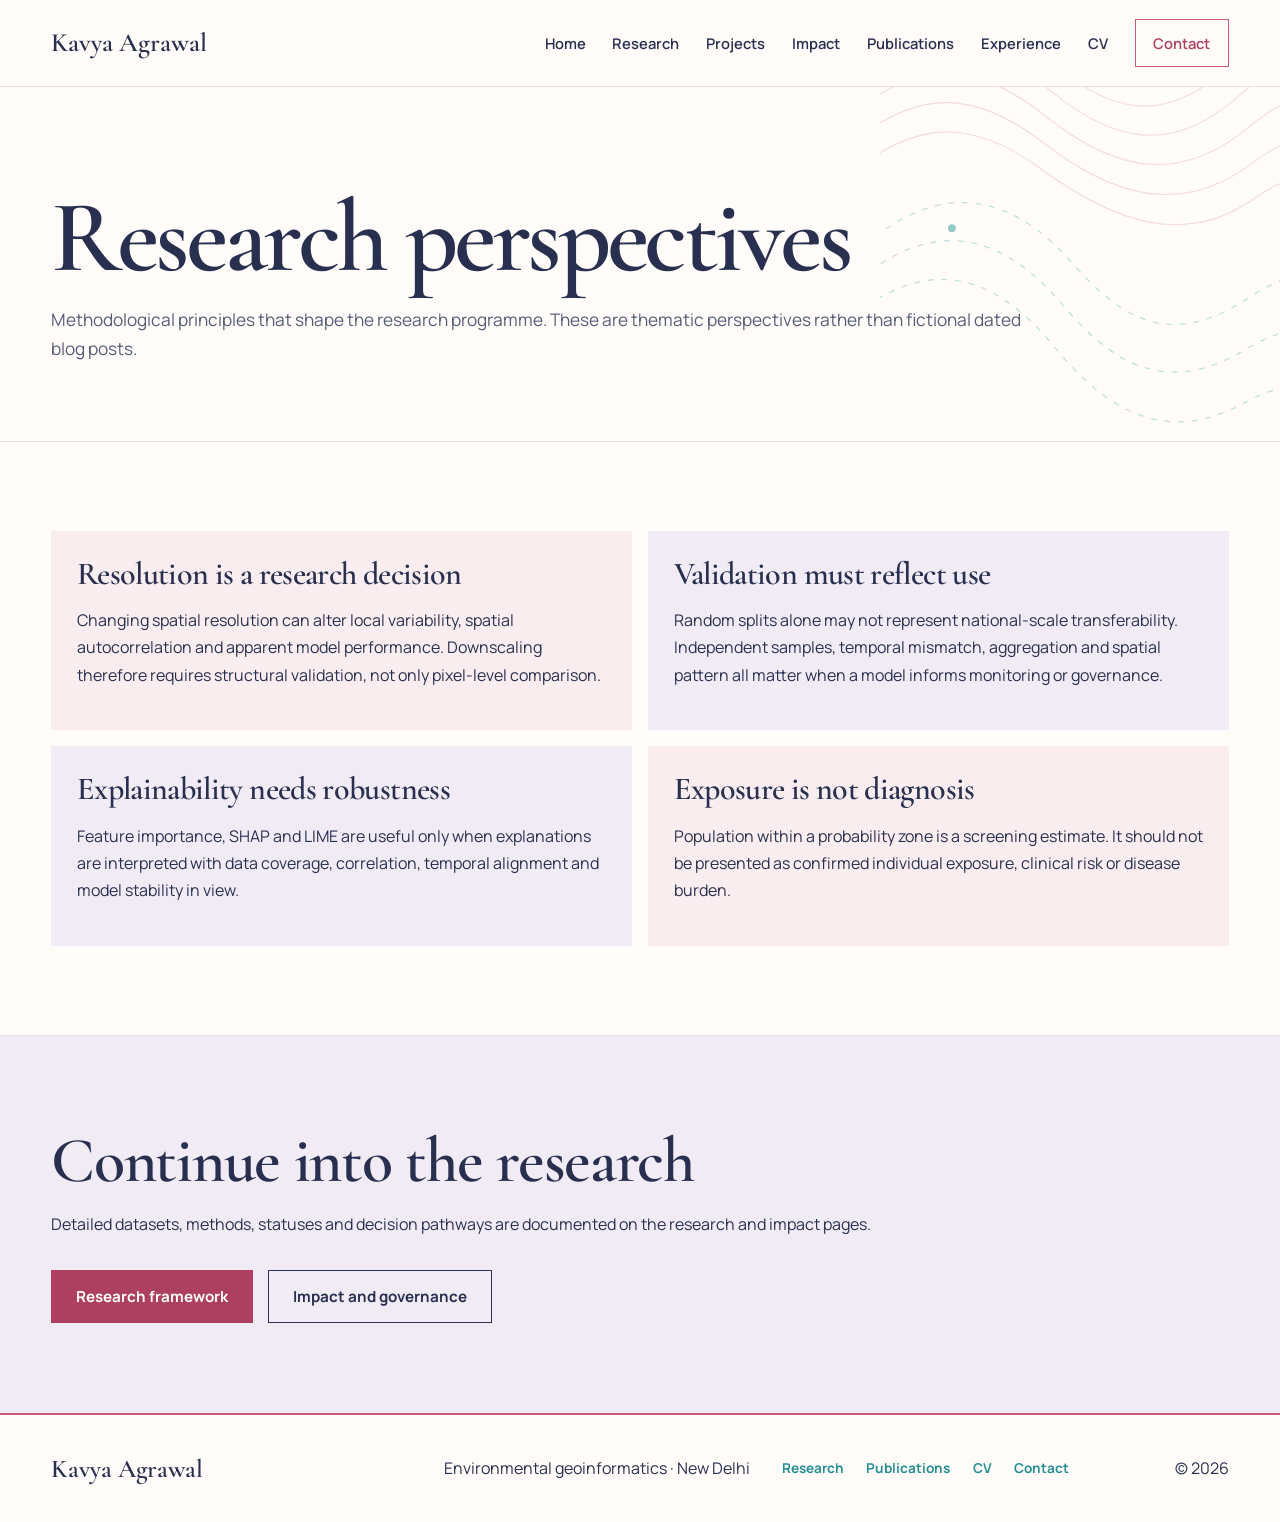
<file: research-notes.html>
<!doctype html>
<html lang="en">
<head>
  <meta charset="utf-8">
  <meta name="viewport" content="width=device-width, initial-scale=1">
  <title>Research Perspectives | Kavya Agrawal</title>
  <meta name="description" content="Methodological perspectives guiding Kavya Agrawal's environmental geoinformatics research.">
  <meta name="theme-color" content="#fffcfa">
  <link rel="canonical" href="research-notes.html">
  <link rel="icon" href="assets/images/favicon-32.png" sizes="32x32">
  <link rel="stylesheet" href="assets/css/styles.css?v=34">
</head>
<body>
  <a class="skip-link" href="#main">Skip to content</a>
  <header class="site-header" data-site-header></header>
  <main id="main">
    <section class="page-hero">
      <div class="container"><h1 data-reveal>Research perspectives</h1><p class="section-lead" data-reveal>Methodological principles that shape the research programme. These are thematic perspectives rather than fictional dated blog posts.</p></div>
    </section>
    <section class="content-section">
      <div class="container record-grid">
        <article class="record-block content-block" data-reveal><h3>Resolution is a research decision</h3><p>Changing spatial resolution can alter local variability, spatial autocorrelation and apparent model performance. Downscaling therefore requires structural validation, not only pixel-level comparison.</p></article>
        <article class="record-block content-block" data-reveal><h3>Validation must reflect use</h3><p>Random splits alone may not represent national-scale transferability. Independent samples, temporal mismatch, aggregation and spatial pattern all matter when a model informs monitoring or governance.</p></article>
        <article class="record-block content-block" data-reveal><h3>Explainability needs robustness</h3><p>Feature importance, SHAP and LIME are useful only when explanations are interpreted with data coverage, correlation, temporal alignment and model stability in view.</p></article>
        <article class="record-block content-block" data-reveal><h3>Exposure is not diagnosis</h3><p>Population within a probability zone is a screening estimate. It should not be presented as confirmed individual exposure, clinical risk or disease burden.</p></article>
      </div>
    </section>
    <section class="content-section section-lilac"><div class="container content-block" data-reveal><h2>Continue into the research</h2><p>Detailed datasets, methods, statuses and decision pathways are documented on the research and impact pages.</p><div class="button-row"><a class="button button-primary" href="research.html">Research framework</a><a class="button" href="impact.html">Impact and governance</a></div></div></section>
  </main>
  <footer class="site-footer" data-site-footer></footer>
  <script src="assets/js/site.js?v=34" defer></script>
</body>
</html>
</file>
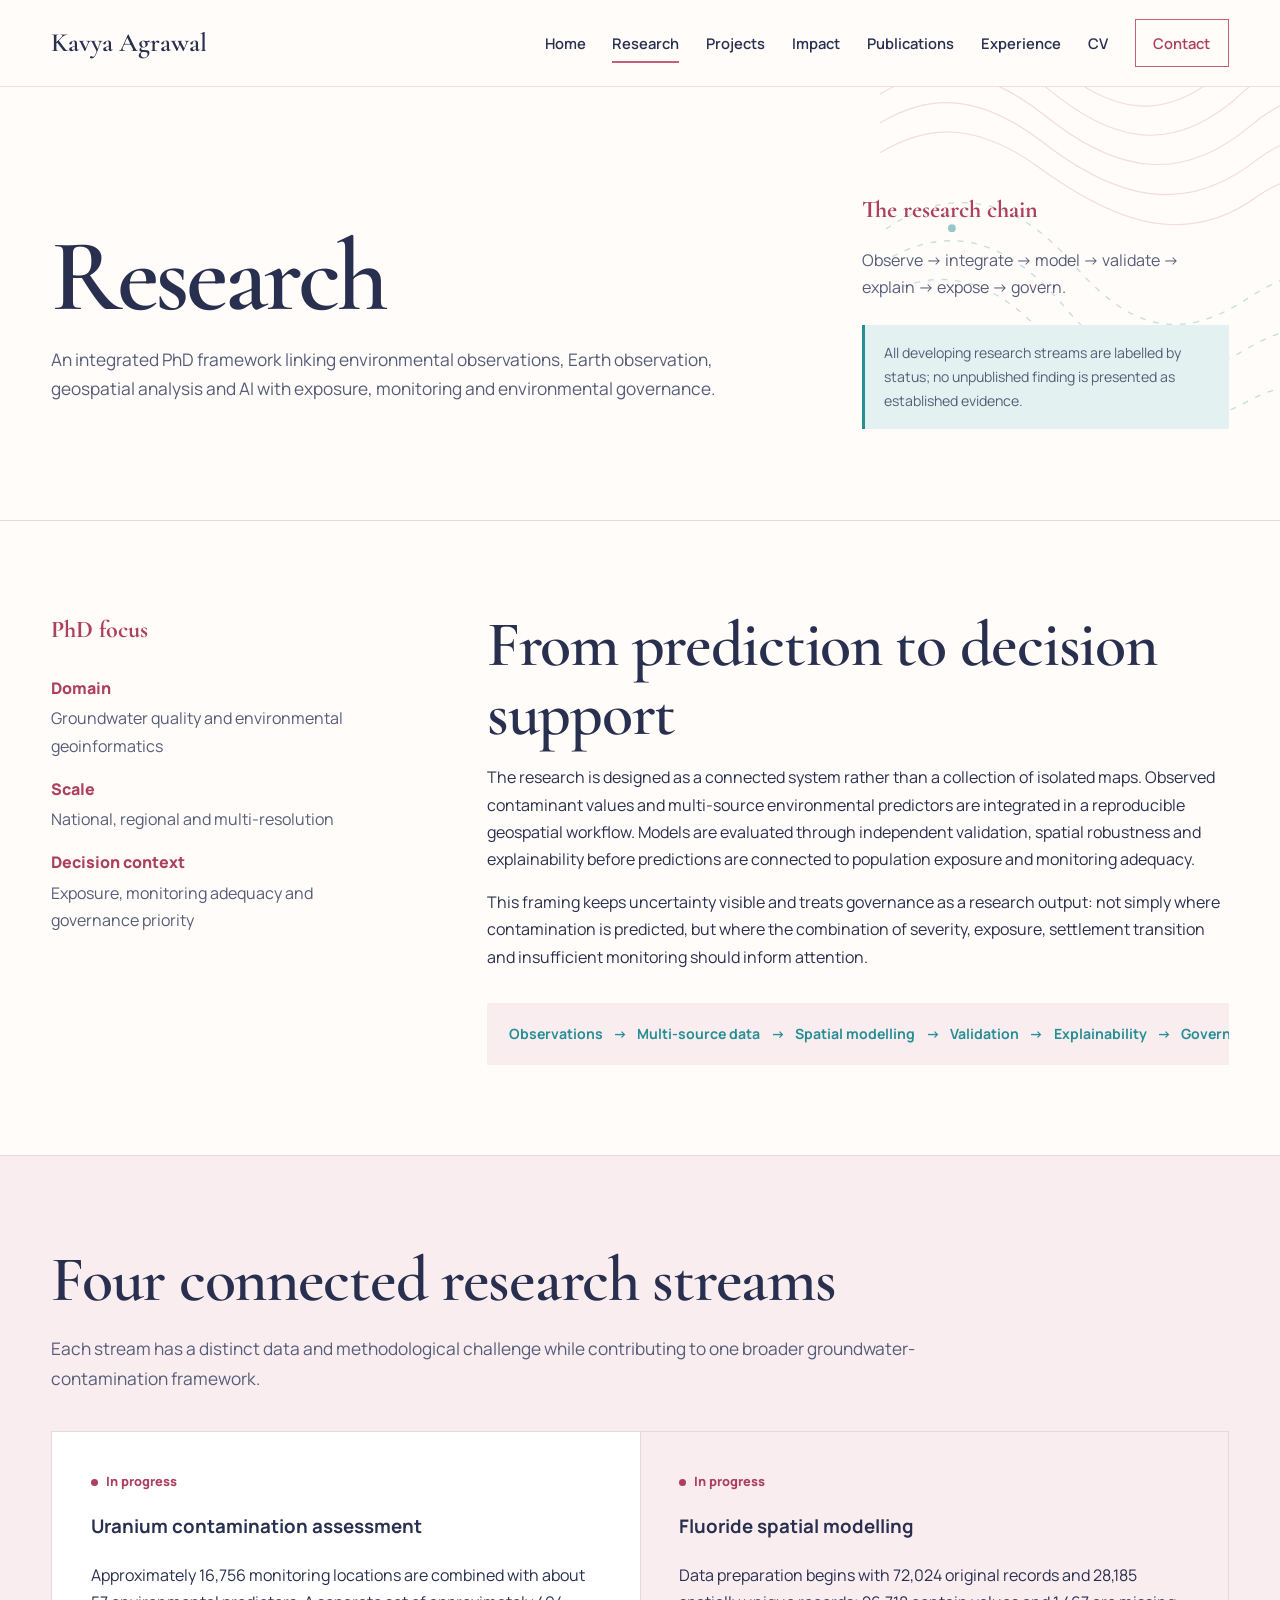
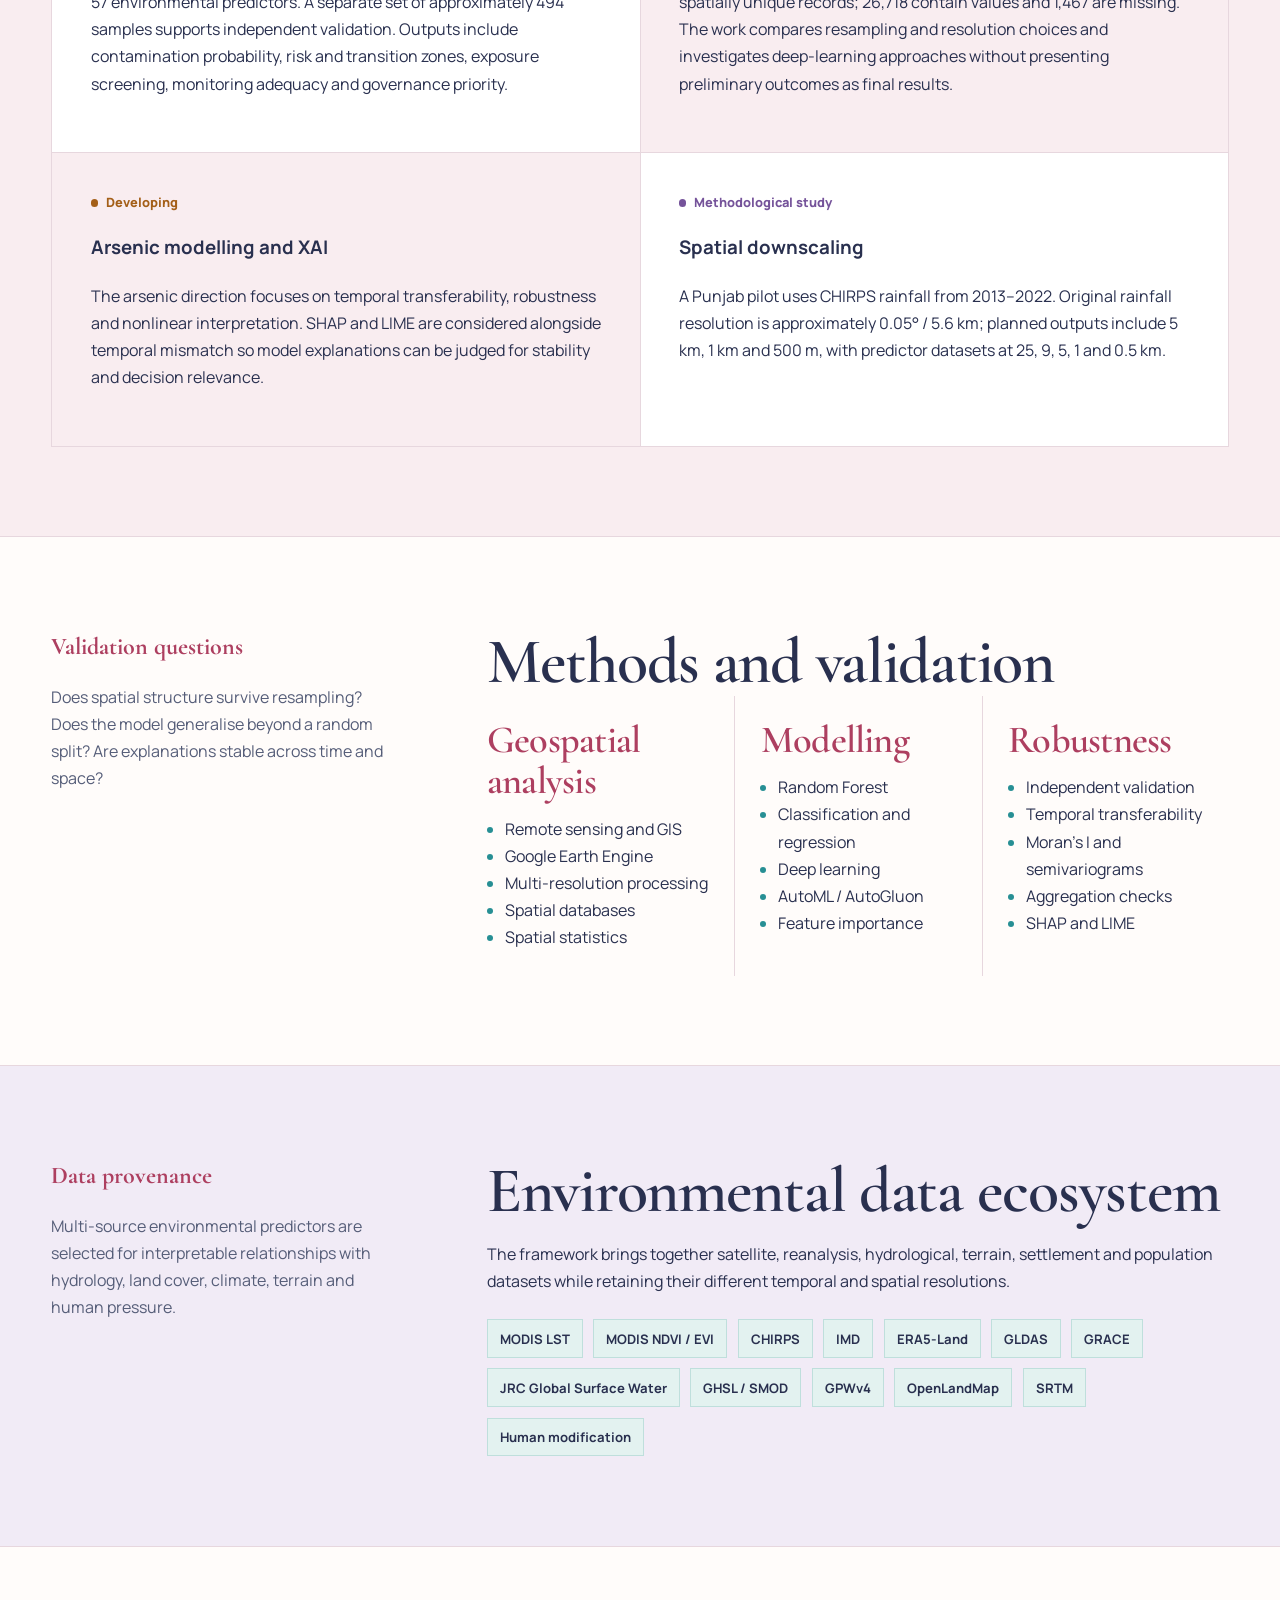
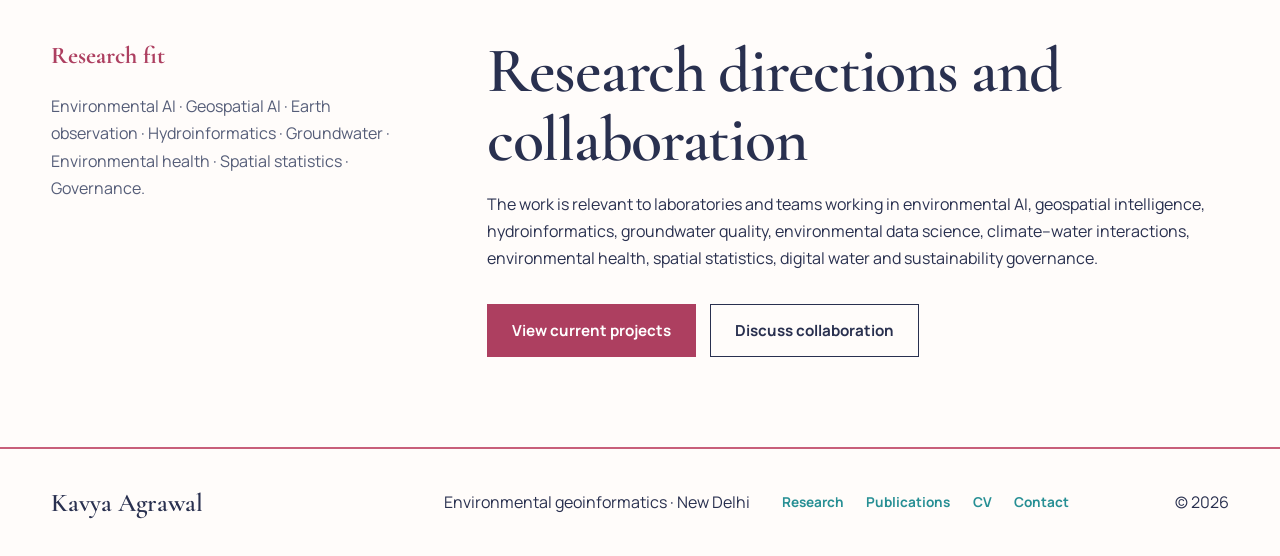
<file: research.html>
<!doctype html>
<html lang="en">
<head>
  <meta charset="utf-8">
  <meta name="viewport" content="width=device-width, initial-scale=1">
  <title>Research | Kavya Agrawal</title>
  <meta name="description" content="Kavya Agrawal's PhD research in groundwater contamination, environmental geoinformatics, Earth observation, spatial machine learning, validation and explainable AI.">
  <meta name="theme-color" content="#fffcfa">
  <meta property="og:title" content="Research | Kavya Agrawal">
  <meta property="og:description" content="From environmental observations to contamination probability, exposure and governance.">
  <meta property="og:image" content="assets/images/kavya-portrait-formal.jpg">
  <link rel="canonical" href="research.html">
  <link rel="manifest" href="manifest.json">
  <link rel="icon" href="assets/images/favicon-32.png" sizes="32x32">
  <link rel="stylesheet" href="assets/css/styles.css?v=34">
</head>
<body>
  <a class="skip-link" href="#main">Skip to content</a>
  <header class="site-header" data-site-header></header>
  <main id="main">
    <section class="page-hero">
      <div class="container page-hero-grid">
        <div data-reveal>
          <h1>Research</h1>
          <p class="section-lead">An integrated PhD framework linking environmental observations, Earth observation, geospatial analysis and AI with exposure, monitoring and environmental governance.</p>
        </div>
        <aside class="content-aside" data-reveal>
          <strong>The research chain</strong>
          <p>Observe → integrate → model → validate → explain → expose → govern.</p>
          <p class="notice">All developing research streams are labelled by status; no unpublished finding is presented as established evidence.</p>
        </aside>
      </div>
    </section>

    <section class="content-section">
      <div class="container content-grid">
        <aside class="content-aside" data-reveal>
          <strong>PhD focus</strong>
          <dl>
            <dt>Domain</dt><dd>Groundwater quality and environmental geoinformatics</dd>
            <dt>Scale</dt><dd>National, regional and multi-resolution</dd>
            <dt>Decision context</dt><dd>Exposure, monitoring adequacy and governance priority</dd>
          </dl>
        </aside>
        <div class="content-block" data-reveal>
          <h2>From prediction to decision support</h2>
          <p>The research is designed as a connected system rather than a collection of isolated maps. Observed contaminant values and multi-source environmental predictors are integrated in a reproducible geospatial workflow. Models are evaluated through independent validation, spatial robustness and explainability before predictions are connected to population exposure and monitoring adequacy.</p>
          <p>This framing keeps uncertainty visible and treats governance as a research output: not simply where contamination is predicted, but where the combination of severity, exposure, settlement transition and insufficient monitoring should inform attention.</p>
          <div class="process-band" aria-label="Research workflow">
            <span>Observations</span><span>→</span><span>Multi-source data</span><span>→</span><span>Spatial modelling</span><span>→</span><span>Validation</span><span>→</span><span>Explainability</span><span>→</span><span>Governance</span>
          </div>
        </div>
      </div>
    </section>

    <section class="content-section section-blush">
      <div class="container">
        <div class="content-block" data-reveal>
          <h2>Four connected research streams</h2>
          <p class="section-lead">Each stream has a distinct data and methodological challenge while contributing to one broader groundwater-contamination framework.</p>
        </div>
        <div class="research-streams" data-reveal>
          <article class="research-stream">
            <span class="status">In progress</span>
            <h3>Uranium contamination assessment</h3>
            <p>Approximately 16,756 monitoring locations are combined with about 57 environmental predictors. A separate set of approximately 494 samples supports independent validation. Outputs include contamination probability, risk and transition zones, exposure screening, monitoring adequacy and governance priority.</p>
          </article>
          <article class="research-stream">
            <span class="status">In progress</span>
            <h3>Fluoride spatial modelling</h3>
            <p>Data preparation begins with 72,024 original records and 28,185 spatially unique records; 26,718 contain values and 1,467 are missing. The work compares resampling and resolution choices and investigates deep-learning approaches without presenting preliminary outcomes as final results.</p>
          </article>
          <article class="research-stream">
            <span class="status status-developing">Developing</span>
            <h3>Arsenic modelling and XAI</h3>
            <p>The arsenic direction focuses on temporal transferability, robustness and nonlinear interpretation. SHAP and LIME are considered alongside temporal mismatch so model explanations can be judged for stability and decision relevance.</p>
          </article>
          <article class="research-stream">
            <span class="status status-method">Methodological study</span>
            <h3>Spatial downscaling</h3>
            <p>A Punjab pilot uses CHIRPS rainfall from 2013–2022. Original rainfall resolution is approximately 0.05° / 5.6 km; planned outputs include 5 km, 1 km and 500 m, with predictor datasets at 25, 9, 5, 1 and 0.5 km.</p>
          </article>
        </div>
      </div>
    </section>

    <section class="content-section">
      <div class="container content-grid">
        <aside class="content-aside" data-reveal>
          <strong>Validation questions</strong>
          <p>Does spatial structure survive resampling? Does the model generalise beyond a random split? Are explanations stable across time and space?</p>
        </aside>
        <div class="content-block" data-reveal>
          <h2>Methods and validation</h2>
          <div class="open-grid">
            <div class="open-column"><h3>Geospatial analysis</h3><ul class="plain-list"><li>Remote sensing and GIS</li><li>Google Earth Engine</li><li>Multi-resolution processing</li><li>Spatial databases</li><li>Spatial statistics</li></ul></div>
            <div class="open-column"><h3>Modelling</h3><ul class="plain-list"><li>Random Forest</li><li>Classification and regression</li><li>Deep learning</li><li>AutoML / AutoGluon</li><li>Feature importance</li></ul></div>
            <div class="open-column"><h3>Robustness</h3><ul class="plain-list"><li>Independent validation</li><li>Temporal transferability</li><li>Moran’s I and semivariograms</li><li>Aggregation checks</li><li>SHAP and LIME</li></ul></div>
          </div>
        </div>
      </div>
    </section>

    <section class="content-section section-lilac">
      <div class="container content-grid">
        <aside class="content-aside" data-reveal>
          <strong>Data provenance</strong>
          <p>Multi-source environmental predictors are selected for interpretable relationships with hydrology, land cover, climate, terrain and human pressure.</p>
        </aside>
        <div class="content-block" data-reveal>
          <h2>Environmental data ecosystem</h2>
          <p>The framework brings together satellite, reanalysis, hydrological, terrain, settlement and population datasets while retaining their different temporal and spatial resolutions.</p>
          <div class="data-cloud" aria-label="Datasets used in research">
            <span>MODIS LST</span><span>MODIS NDVI / EVI</span><span>CHIRPS</span><span>IMD</span><span>ERA5-Land</span><span>GLDAS</span><span>GRACE</span><span>JRC Global Surface Water</span><span>GHSL / SMOD</span><span>GPWv4</span><span>OpenLandMap</span><span>SRTM</span><span>Human modification</span>
          </div>
        </div>
      </div>
    </section>

    <section class="content-section">
      <div class="container content-grid">
        <aside class="content-aside" data-reveal><strong>Research fit</strong><p>Environmental AI · Geospatial AI · Earth observation · Hydroinformatics · Groundwater · Environmental health · Spatial statistics · Governance.</p></aside>
        <div class="content-block" data-reveal>
          <h2>Research directions and collaboration</h2>
          <p>The work is relevant to laboratories and teams working in environmental AI, geospatial intelligence, hydroinformatics, groundwater quality, environmental data science, climate–water interactions, environmental health, spatial statistics, digital water and sustainability governance.</p>
          <div class="button-row"><a class="button button-primary" href="projects.html">View current projects</a><a class="button" href="contact.html">Discuss collaboration</a></div>
        </div>
      </div>
    </section>
  </main>
  <footer class="site-footer" data-site-footer></footer>
  <script src="assets/js/site.js?v=34" defer></script>
</body>
</html>
</file>
<file: assets/css/styles.css>
@import url('https://fonts.googleapis.com/css2?family=Cormorant+Garamond:wght@500;600;700&family=Manrope:wght@400;500;600;700&display=swap');

:root {
  --porcelain: #fffcfa;
  --paper: #ffffff;
  --ink: #29304f;
  --ink-soft: #555d78;
  --rose: #c85f7a;
  --rose-deep: #ad3f60;
  --rose-soft: #f8e8ed;
  --blush: #f9edf0;
  --lilac: #f1ebf6;
  --peach: #faeee5;
  --aqua: #278f94;
  --aqua-soft: #e3f2f0;
  --line: #e7d7de;
  --line-aqua: #bfdfdc;
  --shadow: 0 24px 70px rgba(87, 58, 79, .13);
  --serif: 'Cormorant Garamond', Georgia, serif;
  --sans: 'Manrope', 'Segoe UI', sans-serif;
  --content: 1640px;
  --gutter: clamp(1.35rem, 4vw, 4.5rem);
  --section-space: clamp(5rem, 9vw, 9rem);
  --radius: 1.2rem;
  --ease-out: cubic-bezier(.22, 1, .36, 1);
  --ease-soft: cubic-bezier(.4, 0, .2, 1);
  --motion-fast: 180ms;
  --motion-base: 420ms;
  --motion-slow: 760ms;
}

*, *::before, *::after { box-sizing: border-box; }
html { overflow-x: clip; scroll-behavior: smooth; scroll-padding-top: 6rem; }
body { margin: 0; min-width: 320px; overflow-x: clip; background: var(--porcelain); color: var(--ink); font-family: var(--sans); font-size: 1rem; line-height: 1.7; text-rendering: optimizeLegibility; -webkit-font-smoothing: antialiased; }
body.menu-open { overflow: hidden; }
img { display: block; max-width: 100%; }
a { color: inherit; text-decoration-thickness: .08em; text-underline-offset: .18em; }
button, input, textarea { font: inherit; }
button { color: inherit; }
:focus-visible { outline: 3px solid rgba(39, 143, 148, .42); outline-offset: 4px; }
::selection { background: var(--rose-soft); color: var(--ink); }

.skip-link { position: fixed; top: 1rem; left: 1rem; z-index: 1000; padding: .7rem 1rem; background: var(--ink); color: white; transform: translateY(-160%); transition: transform var(--motion-fast) var(--ease-out); }
.skip-link:focus { transform: translateY(0); }

.site-header { position: sticky; top: 0; z-index: 100; background: rgba(255, 252, 250, .94); border-bottom: 1px solid rgba(200, 95, 122, .2); backdrop-filter: blur(18px); }
.header-inner { position: relative; z-index: 101; width: min(100%, var(--content)); min-height: 5.4rem; margin: 0 auto; padding: .8rem var(--gutter); display: flex; align-items: center; justify-content: space-between; gap: 2rem; animation: header-settle .58s var(--ease-out) both; }
.wordmark, .footer-name { font-family: var(--serif); font-weight: 600; text-decoration: none; }
.wordmark { font-size: clamp(1.65rem, 2vw, 2.15rem); white-space: nowrap; }
.primary-nav { display: flex; align-items: center; gap: clamp(1rem, 2.1vw, 2.5rem); }
.nav-link { position: relative; padding: .65rem 0; font-size: .92rem; font-weight: 600; text-decoration: none; }
.nav-link::after { content: ''; position: absolute; left: 0; right: 100%; bottom: .2rem; height: 2px; background: var(--rose); transition: right var(--motion-base) var(--ease-out); }
.nav-link:hover::after, .nav-link.is-active::after { right: 0; }
.nav-contact { padding: .65rem 1.1rem; border: 1px solid var(--rose); color: var(--rose-deep); }
.nav-contact::after { display: none; }
.nav-contact { transition: color var(--motion-fast) var(--ease-soft), background-color var(--motion-fast) var(--ease-soft), transform var(--motion-fast) var(--ease-out); }
.nav-contact:hover { background: var(--rose-soft); transform: translateY(-1px); }
.menu-toggle { display: none; border: 0; background: transparent; }
.nav-index, .nav-drawer-heading, .nav-drawer-footer, .menu-backdrop { display: none; }

.section, .page-hero { position: relative; overflow: clip; }
.section::before, .page-hero::before, .hero::before { content: ''; position: absolute; width: 34rem; height: 34rem; background: url('../images/contours.svg') center / contain no-repeat; pointer-events: none; opacity: .75; }
.section::before { top: -11rem; right: -10rem; }
.container { position: relative; z-index: 1; width: min(100%, var(--content)); margin: 0 auto; padding-inline: var(--gutter); }

.hero { position: relative; min-height: calc(100vh - 5.4rem); display: grid; align-items: center; overflow: hidden; }
.hero::before { left: -12rem; bottom: -12rem; animation: contour-settle 1.2s var(--ease-out) both; }
.hero-grid { width: min(100%, var(--content)); margin: 0 auto; padding: clamp(3.2rem, 6vw, 6rem) var(--gutter) 4.5rem; display: grid; grid-template-columns: minmax(0, 1.08fr) minmax(22rem, .8fr); gap: clamp(3rem, 7vw, 7rem); align-items: center; }
.hero-copy { position: relative; z-index: 2; }
.hero h1, .page-hero h1, .section-title { margin: 0; font-family: var(--serif); font-weight: 600; letter-spacing: -.035em; line-height: .93; }
.hero h1 { font-size: clamp(4.7rem, 7.2vw, 7.35rem); white-space: nowrap; }
.hero-role { margin: 1.4rem 0 1.35rem; color: var(--rose-deep); font-size: clamp(1.05rem, 1.5vw, 1.35rem); font-weight: 600; }
.hero-summary { max-width: 47rem; margin: 0; font-size: clamp(1.08rem, 1.45vw, 1.35rem); line-height: 1.68; }
.hero-actions, .button-row { display: flex; flex-wrap: wrap; gap: .9rem; margin-top: 2rem; }
.button { min-height: 3.25rem; padding: .78rem 1.5rem; display: inline-flex; align-items: center; justify-content: center; gap: .7rem; border: 1px solid var(--ink); background: transparent; color: var(--ink); font-size: .95rem; font-weight: 700; text-decoration: none; transition: transform var(--motion-fast) var(--ease-out), background-color var(--motion-fast) var(--ease-soft), color var(--motion-fast) var(--ease-soft), box-shadow var(--motion-base) var(--ease-out); }
.button:hover { transform: translateY(-2px); box-shadow: 0 12px 28px rgba(65, 48, 73, .12); }
.button:active { transform: translateY(0); box-shadow: 0 5px 14px rgba(65, 48, 73, .1); }
.button-primary { border-color: var(--rose-deep); background: var(--rose-deep); color: #fff; }
.button-primary:hover { background: #983551; }
.button svg, .text-link svg { width: 1.1rem; height: 1.1rem; fill: none; stroke: currentColor; stroke-width: 1.8; transition: transform var(--motion-base) var(--ease-out); }
.button:hover svg, .text-link:hover svg { transform: translateX(.22rem); }
.hero-email { display: inline-block; margin-top: 1.35rem; color: var(--rose-deep); font-weight: 600; }
.portrait-shell { position: relative; width: min(100%, 33rem); margin-inline: auto; }
.portrait-shell::before { content: ''; position: absolute; inset: 1.2rem -1.25rem -1.1rem 1.25rem; z-index: -1; border-radius: 18rem 18rem 1.2rem 1.2rem; background: var(--lilac); }
.portrait-shell::after { content: ''; position: absolute; inset: -.55rem .45rem .35rem -.55rem; border: 1px solid rgba(200, 95, 122, .48); border-radius: 18rem 18rem 1rem 1rem; pointer-events: none; }
.portrait-shell img { width: 100%; aspect-ratio: 4 / 5; object-fit: cover; object-position: 50% 35%; border-radius: 18rem 18rem 1rem 1rem; box-shadow: var(--shadow); transition: transform 900ms var(--ease-out), box-shadow 900ms var(--ease-out); }
.hero-next { border-top: 2px solid var(--aqua); background: var(--blush); animation: hero-next-settle .72s .42s var(--ease-out) both; }
.hero-next-inner { width: min(100%, var(--content)); margin: 0 auto; padding: 2.2rem var(--gutter) 2.6rem; display: grid; grid-template-columns: auto 1fr; gap: 2rem; align-items: start; }
.section-number { color: var(--aqua); font-family: var(--serif); font-size: clamp(2.2rem, 4vw, 3.4rem); line-height: 1; }
.hero-next h2 { max-width: 48rem; margin: 0; font-family: var(--serif); font-size: clamp(2.2rem, 4vw, 4rem); font-weight: 600; line-height: 1; letter-spacing: -.025em; }
.process-inline { margin: .7rem 0 0; color: var(--aqua); font-weight: 600; word-spacing: .35rem; }

.section { padding-block: var(--section-space); }
.section-blush { background: var(--blush); }
.section-lilac { background: var(--lilac); }
.section-peach { background: var(--peach); }
.section-layout { display: grid; grid-template-columns: 12.5rem minmax(0, 1fr); gap: clamp(2rem, 5vw, 5rem); }
.section-layout > * { min-width: 0; }
.content-grid > *, .page-hero-grid > *, .contact-page-grid > *, .publication-card > *, .feature-publication > *, .impact-lower > * { min-width: 0; }
.section-rail { position: relative; padding-top: .35rem; border-right: 1px solid var(--line); }
.section-rail::after { content: ''; display: block; width: 5.5rem; height: 2px; margin-top: 1.25rem; background: var(--rose); }
.section-rail .section-number { display: block; }
.section-rail p { max-width: 10rem; margin: .65rem 1rem 0 0; font-family: var(--serif); font-size: 1.45rem; font-weight: 600; line-height: 1.15; }
.section-title { max-width: 62rem; font-size: clamp(3.2rem, 6vw, 6rem); }
.section-lead { max-width: 62rem; margin: 1.25rem 0 2.4rem; color: var(--ink-soft); font-size: clamp(1.03rem, 1.35vw, 1.25rem); }

.tab-list { display: flex; gap: clamp(1.2rem, 4vw, 4.5rem); overflow-x: auto; border-bottom: 1px solid var(--line); }
.research-tab { flex: 0 0 auto; padding: .8rem 0; border: 0; border-bottom: 3px solid transparent; background: transparent; color: var(--ink); font-weight: 700; cursor: pointer; transition: color var(--motion-fast) var(--ease-soft), border-color var(--motion-base) var(--ease-out); }
.research-tab:hover { color: var(--rose-deep); }
.research-tab[aria-selected="true"] { color: var(--rose-deep); border-color: var(--rose); }
.tab-panel { padding-top: 2rem; }
.tab-panel[hidden] { display: none; }
.tab-panel.is-entering { animation: panel-enter .48s var(--ease-out) both; }
.tab-panel h3, .feature-copy h3, .content-block h2, .content-block h3 { margin: 0; font-family: var(--serif); font-weight: 600; letter-spacing: -.02em; line-height: 1.08; }
.tab-panel h3, .feature-copy h3 { font-size: clamp(2.15rem, 3.4vw, 3.5rem); }
.feature-copy h3 { font-size: clamp(1.9rem, 2.35vw, 2.75rem); }
.tab-panel > p { max-width: 59rem; }
.proof-grid { display: grid; grid-template-columns: repeat(3, 1fr); margin: 2.2rem 0; }
.proof { min-width: 0; padding: .4rem clamp(1rem, 2vw, 2rem); border-left: 1px solid var(--line); }
.proof:first-child { padding-left: 0; border-left: 0; }
.proof strong { display: block; color: var(--rose-deep); font-family: var(--serif); font-size: clamp(3rem, 5vw, 5rem); font-weight: 600; line-height: .95; }
.proof span { display: block; margin-top: .6rem; color: var(--ink-soft); font-size: .92rem; }
.process-band { margin-top: 2rem; padding: 1.2rem 1.35rem; display: flex; align-items: center; justify-content: space-between; gap: .65rem; overflow-x: auto; background: var(--blush); color: var(--aqua); font-size: .88rem; font-weight: 700; white-space: nowrap; }
.process-band svg { flex: 0 0 auto; width: 1.35rem; height: 1.35rem; fill: none; stroke: currentColor; stroke-width: 1.7; }

.methods-grid, .open-grid, .education-grid, .contact-grid { display: grid; grid-template-columns: repeat(3, 1fr); }
.methods-grid { margin-top: 2rem; border-top: 1px solid var(--line); }
.method-column, .open-column, .education-item { padding: 1.5rem clamp(1rem, 2vw, 2rem); border-left: 1px solid var(--line); }
.method-column:first-child, .open-column:first-child, .education-item:first-child { padding-left: 0; border-left: 0; }
.method-column h4, .open-column h3 { margin: 0 0 .8rem; color: var(--rose-deep); font-size: 1rem; }
.method-column ul, .plain-list { margin: 0; padding-left: 1.1rem; }
.method-column li::marker, .plain-list li::marker { color: var(--aqua); }

.feature-publication { display: grid; grid-template-columns: minmax(0, 1.8fr) minmax(18rem, .7fr); gap: clamp(2rem, 4vw, 4rem); align-items: center; }
.science-triptych { display: grid; grid-template-columns: .85fr 1fr 1.35fr; gap: .65rem; }
.science-frame { height: 23rem; display: grid; place-items: center; padding: .8rem; border: 1px solid var(--line); background: #fff; overflow: hidden; }
.science-frame img { width: 100%; height: 100%; object-fit: contain; }
.publication-label, .eyebrow { color: var(--rose-deep); font-size: .77rem; font-weight: 800; letter-spacing: .12em; text-transform: uppercase; }
.citation { color: var(--ink-soft); }
.doi { font-size: .85rem; }
.project-list { margin-top: 3rem; border-top: 1px solid var(--rose); }
.project-row { display: grid; grid-template-columns: 3.5rem minmax(15rem, .8fr) minmax(20rem, 1.4fr) auto; gap: 1.25rem; align-items: center; padding: 1.3rem .25rem; border-bottom: 1px solid var(--line); transition: transform var(--motion-base) var(--ease-out), background-color var(--motion-base) var(--ease-soft), padding-inline var(--motion-base) var(--ease-out); }
.project-index { color: var(--aqua); font-family: var(--serif); font-size: 1.75rem; }
.project-row h3 { margin: 0; font-family: var(--serif); font-size: 1.5rem; line-height: 1.1; }
.project-row p { margin: 0; color: var(--ink-soft); font-size: .9rem; }
.status { color: var(--rose-deep); font-size: .8rem; font-weight: 800; white-space: nowrap; }
.status::before { content: ''; display: inline-block; width: .45rem; height: .45rem; margin-right: .5rem; border-radius: 50%; background: currentColor; }
.status-developing { color: #a45f18; }
.status-method { color: #75539a; }

.impact-proof { margin: 2rem 0 0; padding: 2.1rem clamp(1.3rem, 3vw, 3rem); background: var(--lilac); }
.impact-proof .proof-grid { margin: 0; }
.impact-proof .proof strong { font-size: clamp(2.5rem, 3.4vw, 3.6rem); white-space: nowrap; }
.caveat { margin: 1.5rem auto 0; max-width: 70rem; text-align: center; font-size: .84rem; color: var(--ink-soft); }
.impact-lower { display: grid; grid-template-columns: 1.35fr .85fr; gap: 0; margin-top: 0; }
.decision-path { padding: 2rem 2.5rem 2rem 0; }
.decision-item { display: grid; grid-template-columns: 3.1rem minmax(0, 1fr) auto; gap: 1rem; align-items: center; padding: .72rem 0; }
.decision-number { width: 2.55rem; height: 2.55rem; display: grid; place-items: center; border: 1px solid var(--aqua); border-radius: 50%; color: var(--aqua); font-size: .8rem; font-weight: 800; }
.decision-label { border-bottom: 1px dashed var(--line-aqua); }
.decision-verb { color: var(--aqua); font-weight: 700; font-size: .86rem; }
.governance-panel { padding: 2rem; background: var(--peach); }
.governance-panel h3 { margin: 0 0 1rem; font-family: var(--serif); font-size: 2.1rem; }
.index-list { display: grid; gap: .7rem; margin: 0; padding: 0; list-style: none; }
.index-list strong { display: inline-block; width: 3.6rem; color: var(--rose-deep); }
.governance-callout { margin-top: 1.5rem; padding: 1.2rem; border: 1px solid var(--rose); }
.governance-callout strong { display: block; color: var(--rose-deep); }

.timeline { position: relative; margin-top: 2rem; }
.timeline::before { content: ''; position: absolute; top: 0; bottom: 0; left: 7.95rem; width: 1px; background: var(--rose); }
.timeline-item { display: grid; grid-template-columns: 7rem 1rem 1fr; gap: .9rem; padding: 1.2rem .6rem; transition: transform var(--motion-base) var(--ease-out), background-color var(--motion-base) var(--ease-soft); }
.timeline-item:nth-child(odd) { background: var(--blush); }
.timeline-year { font-family: var(--serif); font-size: 2.5rem; line-height: 1; }
.timeline-dot { position: relative; width: .7rem; height: .7rem; margin-top: .35rem; border-radius: 50%; background: var(--rose); }
.timeline-copy h3 { margin: 0; font-size: 1.05rem; }
.timeline-copy p { margin: .2rem 0 0; color: var(--aqua); font-size: .9rem; }
.education-grid { margin-top: 0; padding: 1.2rem 0; background: var(--lilac); }
.education-item h3 { margin: 0; font-family: var(--serif); font-size: 1.55rem; }
.education-item p { margin: .25rem 0 0; color: var(--aqua); font-size: .9rem; }

.contact-grid { grid-template-columns: 1fr 1fr; margin-top: 2.5rem; }
#contact-title { max-width: 74rem; font-size: clamp(3.2rem, 5vw, 5rem); }
.contact-column { padding-right: clamp(2rem, 5vw, 5rem); }
.contact-column + .contact-column { padding: 0 0 0 clamp(2rem, 5vw, 5rem); border-left: 1px solid var(--aqua); }
.contact-column h3 { margin: .5rem 0; font-family: var(--serif); font-size: clamp(2.2rem, 4vw, 4rem); }
.contact-role { color: var(--rose-deep); font-weight: 700; }
.contact-links { display: grid; gap: .45rem; margin-top: 1.2rem; }
.contact-links a { width: fit-content; color: var(--aqua); font-weight: 600; }
.profile-links { display: grid; }
.profile-link { display: flex; align-items: center; justify-content: space-between; gap: 1rem; padding: .8rem 0; border-bottom: 1px solid var(--line); font-family: var(--serif); font-size: clamp(1.7rem, 3vw, 2.6rem); font-weight: 600; text-decoration: none; transition: color var(--motion-fast) var(--ease-soft), padding-inline var(--motion-base) var(--ease-out); }
.profile-link svg { width: 1.45rem; height: 1.45rem; fill: none; stroke: var(--rose); stroke-width: 1.7; transition: transform var(--motion-base) var(--ease-out); }
.profile-link:hover svg { transform: translateX(.35rem); }
.collaboration-note { margin-top: 2rem; padding: 1.3rem 1.5rem; background: var(--lilac); }

.site-footer { border-top: 2px solid var(--rose); background: var(--porcelain); }
.footer-inner { width: min(100%, var(--content)); margin: 0 auto; padding: 2rem var(--gutter); display: grid; grid-template-columns: 1fr auto 1fr auto; gap: 2rem; align-items: center; }
.footer-name { font-size: 1.6rem; }
.footer-inner p { margin: 0; }
.footer-inner nav { display: flex; gap: 1.4rem; }
.footer-inner nav a { color: var(--aqua); font-size: .85rem; font-weight: 700; text-decoration: none; }

.page-hero { padding: clamp(4.5rem, 8vw, 8rem) 0 clamp(3.5rem, 6vw, 6rem); border-bottom: 1px solid var(--line); }
.page-hero::before { right: -9rem; top: -10rem; animation: contour-settle 1.2s var(--ease-out) both; }
.page-hero-grid { display: grid; grid-template-columns: minmax(0, 1fr) minmax(18rem, .5fr); gap: clamp(2rem, 6vw, 6rem); align-items: center; }
.page-hero h1 { font-size: clamp(4rem, 8vw, 7.5rem); }
.page-hero .section-lead { margin-bottom: 0; }
.page-hero-portrait img { width: 100%; max-height: 31rem; object-fit: cover; object-position: center 30%; border-radius: 15rem 15rem 1rem 1rem; box-shadow: var(--shadow); }
.content-section { padding-block: clamp(3.5rem, 7vw, 7rem); }
.content-section + .content-section { border-top: 1px solid var(--line); }
.content-grid { display: grid; grid-template-columns: minmax(16rem, .7fr) minmax(0, 1.5fr); gap: clamp(2rem, 7vw, 7rem); }
.content-block h2 { font-size: clamp(2.7rem, 5vw, 4.8rem); }
.content-block h3 { font-size: clamp(1.9rem, 3vw, 2.8rem); }
.content-block p { max-width: 55rem; }
.content-aside { color: var(--ink-soft); }
.content-aside strong { display: block; color: var(--rose-deep); font-family: var(--serif); font-size: 1.5rem; }
.content-aside dl { margin: 1.5rem 0 0; }
.content-aside dt { margin-top: 1rem; color: var(--rose-deep); font-weight: 800; }
.content-aside dd { margin: .2rem 0 0; }
.research-streams { display: grid; grid-template-columns: repeat(2, 1fr); gap: 1px; background: var(--line); border: 1px solid var(--line); }
.research-stream { padding: clamp(1.5rem, 3vw, 2.5rem); background: var(--paper); transition: transform var(--motion-base) var(--ease-out), box-shadow var(--motion-slow) var(--ease-out); }
.research-stream:nth-child(2), .research-stream:nth-child(3) { background: var(--blush); }
.research-stream h3 { color: var(--ink); }
.research-stream .status { display: block; margin-bottom: .8rem; }
.data-cloud { display: flex; flex-wrap: wrap; gap: .65rem; margin-top: 1.5rem; }
.data-cloud span { padding: .45rem .75rem; border: 1px solid var(--line-aqua); background: var(--aqua-soft); font-size: .82rem; font-weight: 700; }
.figure-gallery { display: grid; grid-template-columns: repeat(3, 1fr); gap: 1rem; }
.figure { margin: 0; padding: .8rem; border: 1px solid var(--line); background: #fff; overflow: hidden; transition: transform var(--motion-base) var(--ease-out), box-shadow var(--motion-slow) var(--ease-out); }
.figure img { width: 100%; height: 24rem; object-fit: contain; transition: transform 900ms var(--ease-out); }
.figure figcaption { margin-top: .7rem; color: var(--ink-soft); font-size: .78rem; }
.record-grid { display: grid; grid-template-columns: repeat(2, 1fr); gap: 1rem; }
.record-block { padding: 1.6rem; background: var(--blush); transition: transform var(--motion-base) var(--ease-out), box-shadow var(--motion-slow) var(--ease-out); }
.record-block:nth-child(4n + 2), .record-block:nth-child(4n + 3) { background: var(--lilac); }
.record-block h3 { font-size: 2rem; }
.publication-card { display: grid; grid-template-columns: minmax(14rem, .7fr) minmax(0, 1.3fr); border: 1px solid var(--line); background: #fff; }
.publication-visual { padding: 1rem; background: var(--blush); }
.publication-visual img { width: 100%; height: 100%; max-height: 29rem; object-fit: contain; }
.publication-copy { padding: clamp(1.5rem, 4vw, 3.5rem); }
.publication-copy h2 { font-size: clamp(2rem, 4vw, 4rem); }
.event-list { border-top: 1px solid var(--rose); }
.event-row { display: grid; grid-template-columns: 8rem 1fr; gap: 1.5rem; padding: 1.2rem 0; border-bottom: 1px solid var(--line); }
.event-row time { color: var(--aqua); font-weight: 800; }
.event-row h3 { margin: 0; font-size: 1rem; }
.event-row p { margin: .25rem 0 0; color: var(--ink-soft); font-size: .9rem; }
.cv-frame { width: 100%; min-height: 70vh; border: 1px solid var(--line); background: #fff; }
.cv-summary { display: grid; grid-template-columns: repeat(3, 1fr); gap: 1px; margin-top: 2rem; background: var(--line); border: 1px solid var(--line); }
.cv-summary > div { padding: 1.5rem; background: var(--paper); }
.cv-summary h3 { margin: 0; font-family: var(--serif); font-size: 1.5rem; }
.contact-page-grid { display: grid; grid-template-columns: .8fr 1.2fr; gap: clamp(2rem, 7vw, 7rem); }
.contact-portrait img { width: 100%; max-height: 39rem; object-fit: cover; object-position: center 28%; border-radius: 15rem 15rem 1rem 1rem; }
.contact-card { padding: clamp(1.5rem, 4vw, 3rem); background: var(--blush); }
.contact-card h2 { margin-top: 0; font-family: var(--serif); font-size: clamp(2.5rem, 5vw, 4.5rem); line-height: .98; }
.notice { margin-top: 1.5rem; padding: 1rem 1.2rem; border-left: 3px solid var(--aqua); background: var(--aqua-soft); color: var(--ink-soft); font-size: .88rem; }
.text-link { display: inline-flex; align-items: center; gap: .55rem; color: var(--rose-deep); font-weight: 800; text-decoration: none; }
.text-link:hover { text-decoration: underline; }

@keyframes header-settle {
  from { opacity: 0; transform: translateY(-8px); }
  to { opacity: 1; transform: none; }
}

@keyframes contour-settle {
  from { opacity: 0; transform: translate3d(0, 12px, 0) scale(.985); }
}

@keyframes hero-next-settle {
  from { opacity: 0; transform: translateY(10px); }
  to { opacity: 1; transform: none; }
}

@keyframes panel-enter {
  from { opacity: 0; transform: translateY(10px); }
  to { opacity: 1; transform: none; }
}

.has-reveal [data-reveal] {
  opacity: 0;
  filter: blur(2px);
  transform: translate3d(0, 18px, 0);
  transition: opacity var(--motion-slow) var(--ease-out), transform var(--motion-slow) var(--ease-out), filter var(--motion-slow) var(--ease-out);
  transition-delay: var(--reveal-delay, 0ms);
  will-change: opacity, transform;
}
.has-reveal [data-reveal].is-visible { opacity: 1; filter: none; transform: none; will-change: auto; }

.has-reveal .hero-copy[data-reveal] { opacity: 1; filter: none; transform: none; transition: none; }
.has-reveal .hero-copy[data-reveal] > * {
  opacity: 0;
  transform: translate3d(0, 14px, 0);
  transition: opacity .62s var(--ease-out), transform .62s var(--ease-out);
}
.has-reveal .hero-copy[data-reveal].is-visible > * { opacity: 1; transform: none; }
.has-reveal .hero-copy[data-reveal] > :nth-child(2) { transition-delay: 70ms; }
.has-reveal .hero-copy[data-reveal] > :nth-child(3) { transition-delay: 130ms; }
.has-reveal .hero-copy[data-reveal] > :nth-child(4) { transition-delay: 190ms; }
.has-reveal .hero-copy[data-reveal] > :nth-child(5) { transition-delay: 240ms; }
.has-reveal .portrait-shell[data-reveal] { transform: translate3d(0, 14px, 0) scale(.985); }
.has-reveal .portrait-shell[data-reveal].is-visible { transform: none; }

.has-reveal [data-reveal] .proof,
.has-reveal .research-streams[data-reveal] > .research-stream,
.has-reveal .figure-gallery[data-reveal] > .figure,
.has-reveal .timeline[data-reveal] > .timeline-item,
.has-reveal [data-reveal] .project-row {
  opacity: 0;
  transform: translate3d(0, 12px, 0);
  transition-property: opacity, transform, box-shadow, background-color, padding-inline;
  transition-duration: .62s, .62s, var(--motion-slow), var(--motion-base), var(--motion-base);
  transition-timing-function: var(--ease-out), var(--ease-out), var(--ease-out), var(--ease-soft), var(--ease-out);
  transition-delay: calc(var(--reveal-delay, 0ms) + var(--item-delay, 0ms));
}
.has-reveal [data-reveal].is-visible .proof,
.has-reveal .research-streams[data-reveal].is-visible > .research-stream,
.has-reveal .figure-gallery[data-reveal].is-visible > .figure,
.has-reveal .timeline[data-reveal].is-visible > .timeline-item,
.has-reveal [data-reveal].is-visible .project-row { opacity: 1; transform: none; }
.has-reveal [data-reveal].is-settled,
.has-reveal [data-reveal].is-settled .proof,
.has-reveal .research-streams[data-reveal].is-settled > .research-stream,
.has-reveal .figure-gallery[data-reveal].is-settled > .figure,
.has-reveal .timeline[data-reveal].is-settled > .timeline-item,
.has-reveal [data-reveal].is-settled .project-row { transition-delay: 0ms; }

.proof:nth-child(2), .research-stream:nth-child(2), .figure:nth-child(2), .timeline-item:nth-child(2), .project-row:nth-child(2) { --item-delay: 70ms; }
.proof:nth-child(3), .research-stream:nth-child(3), .figure:nth-child(3), .timeline-item:nth-child(3), .project-row:nth-child(3) { --item-delay: 140ms; }
.research-stream:nth-child(4), .timeline-item:nth-child(4), .project-row:nth-child(4) { --item-delay: 210ms; }
.timeline-item:nth-child(5), .project-row:nth-child(5) { --item-delay: 280ms; }
.timeline-item:nth-child(n + 6), .project-row:nth-child(n + 6) { --item-delay: 350ms; }

@media (hover: hover) and (pointer: fine) {
  .portrait-shell:hover img { transform: scale(1.012); box-shadow: 0 30px 78px rgba(87, 58, 79, .16); }
  .project-row:hover { padding-inline: .6rem; background: rgba(255, 255, 255, .48); transform: translateX(4px); }
  .timeline-item:hover { background: rgba(248, 232, 237, .72); transform: translateX(3px); }
  .research-stream:hover, .record-block:hover, .figure:hover { transform: translateY(-3px); box-shadow: 0 18px 42px rgba(87, 58, 79, .09); }
  .figure:hover img { transform: scale(1.018); }
  .profile-link:hover { padding-inline: .3rem; color: var(--rose-deep); }
  .has-reveal [data-reveal].is-visible .project-row:hover { transform: translateX(4px); }
  .has-reveal .timeline[data-reveal].is-visible > .timeline-item:hover { transform: translateX(3px); }
  .has-reveal .research-streams[data-reveal].is-visible > .research-stream:hover,
  .has-reveal .figure-gallery[data-reveal].is-visible > .figure:hover,
  .has-reveal .record-block[data-reveal].is-visible:hover { transform: translateY(-3px); }
}

@media (max-width: 1180px) {
  .primary-nav { gap: .95rem; }
  .nav-link { font-size: .8rem; }
  .hero-grid { grid-template-columns: 1fr .8fr; gap: 3rem; }
  .section-layout { grid-template-columns: 10rem minmax(0, 1fr); }
  .project-row { grid-template-columns: 3rem minmax(12rem, .8fr) 1fr; }
  .project-row .status { grid-column: 2 / -1; }
  .footer-inner { grid-template-columns: 1fr 1fr; }
  .footer-inner nav { justify-self: end; }
  .copyright { justify-self: end; }
}

@media (max-width: 980px) {
  body.menu-open .site-header { position: fixed; inset: 0 0 auto; width: 100%; }
  .header-inner { z-index: 101; }
  .wordmark { transition: opacity .3s var(--ease-soft), filter .3s var(--ease-soft); }
  body.menu-open .wordmark { opacity: .18; filter: blur(2px); }
  .menu-toggle { position: relative; z-index: 103; display: grid; width: 2.9rem; height: 2.9rem; flex: 0 0 2.9rem; padding: .72rem; place-items: center; border: 0; border-radius: 50%; background: transparent; color: var(--ink); cursor: pointer; transition: color var(--motion-fast) var(--ease-soft), background-color var(--motion-fast) var(--ease-soft), box-shadow var(--motion-base) var(--ease-out), transform var(--motion-fast) var(--ease-out); }
  .menu-toggle:hover { background: var(--rose-soft); }
  .menu-toggle:active { transform: scale(.96); }
  .menu-lines { width: 1.4rem; display: grid; gap: .38rem; }
  .menu-lines i { display: block; width: 100%; height: 1.5px; background: currentColor; transform-origin: center; transition: transform var(--motion-base) var(--ease-out); }
  .menu-toggle[aria-expanded="true"] { position: fixed; top: 1rem; right: 1rem; background: var(--ink); color: #fff; box-shadow: 0 12px 32px rgba(41, 48, 79, .24); }
  .menu-toggle[aria-expanded="true"] .menu-lines i:first-child { transform: translateY(.19rem) rotate(45deg); }
  .menu-toggle[aria-expanded="true"] .menu-lines i:last-child { transform: translateY(-.19rem) rotate(-45deg); }
  .menu-backdrop { position: fixed; z-index: 100; inset: 0; width: 100vw; height: 100vh; height: 100dvh; display: block; background: rgba(35, 39, 68, .42); backdrop-filter: blur(2px); opacity: 0; visibility: hidden; pointer-events: none; transition: opacity .3s var(--ease-soft), visibility 0s linear .3s; }
  body.menu-open .menu-backdrop { opacity: 1; visibility: visible; pointer-events: auto; transition-delay: 0s; }
  .primary-nav { position: fixed; z-index: 102; top: 0; right: 0; bottom: 0; width: min(82vw, 20rem); height: 100vh; height: 100dvh; padding: 5.9rem 1.65rem 1.4rem; flex-direction: column; align-items: stretch; gap: 0; background: linear-gradient(155deg, #fffdfa 0%, #fff9f8 58%, #f8f1f8 100%); border-left: 1px solid rgba(200, 95, 122, .22); box-shadow: -24px 0 70px rgba(45, 38, 62, .24); visibility: hidden; pointer-events: none; clip-path: inset(0 0 0 100%); transition: clip-path .46s var(--ease-out), visibility 0s linear .46s; overflow-y: auto; overscroll-behavior: contain; scrollbar-width: thin; scrollbar-color: var(--line) transparent; }
  .primary-nav::before { content: ''; position: absolute; right: -8rem; bottom: -8rem; width: 26rem; height: 26rem; background: url('../images/contours.svg') center / contain no-repeat; opacity: .45; pointer-events: none; }
  .primary-nav.is-open { visibility: visible; pointer-events: auto; clip-path: inset(0); transition-delay: 0s; }
  .primary-nav.is-open .nav-link { animation: nav-item-enter .44s var(--ease-out) both; }
  .primary-nav.is-open .nav-link:nth-of-type(1) { animation-delay: .1s; }
  .primary-nav.is-open .nav-link:nth-of-type(2) { animation-delay: .14s; }
  .primary-nav.is-open .nav-link:nth-of-type(3) { animation-delay: .18s; }
  .primary-nav.is-open .nav-link:nth-of-type(4) { animation-delay: .22s; }
  .primary-nav.is-open .nav-link:nth-of-type(5) { animation-delay: .26s; }
  .primary-nav.is-open .nav-link:nth-of-type(6) { animation-delay: .3s; }
  .primary-nav.is-open .nav-link:nth-of-type(7) { animation-delay: .34s; }
  .primary-nav.is-open .nav-link:nth-of-type(8) { animation-delay: .38s; }
  .primary-nav.is-open .nav-drawer-footer { animation: nav-item-enter .44s .42s var(--ease-out) both; }
  .nav-drawer-heading { display: none; }
  .nav-link { position: relative; z-index: 1; display: block; padding: .82rem .15rem; border-bottom: 1px solid var(--line); font-family: var(--serif); font-size: 1.48rem; line-height: 1.15; }
  .nav-link::after { display: none; }
  .nav-index { display: none; }
  .nav-link:hover, .nav-link:focus-visible, .nav-link.is-active { color: var(--rose-deep); }
  .nav-contact { margin-top: 0; padding: .82rem .15rem; border: 0; border-bottom: 1px solid var(--line); background: transparent; color: var(--rose-deep); text-align: left; }
  .nav-drawer-footer { position: relative; z-index: 1; display: grid; gap: .15rem; margin-top: auto; padding-top: 1.2rem; color: var(--ink-soft); font-size: .72rem; }
  .nav-drawer-footer a { width: fit-content; color: var(--aqua); font-weight: 700; }

  @keyframes nav-item-enter {
    from { opacity: 0; transform: translate3d(10px, 0, 0); }
    to { opacity: 1; transform: none; }
  }
  .hero { min-height: auto; }
  .hero-grid { grid-template-columns: 1fr; }
  .hero-copy { max-width: 55rem; }
  .portrait-shell { width: min(100%, 29rem); }
  .section-layout { grid-template-columns: 1fr; }
  .section-rail { display: flex; align-items: center; gap: 1rem; padding: 0 0 1rem; border-right: 0; border-bottom: 1px solid var(--line); }
  .section-rail::after { display: none; }
  .section-rail p { max-width: none; margin: 0; }
  .feature-publication, .publication-card, .impact-lower, .page-hero-grid, .content-grid, .contact-page-grid { grid-template-columns: 1fr; }
  .science-frame { height: 18rem; }
  .impact-proof .proof strong { font-size: clamp(2rem, 4vw, 2.6rem); }
  .governance-panel { margin-top: 1rem; }
  .methods-grid { grid-template-columns: 1fr; }
  .method-column { border-left: 0; border-top: 1px solid var(--line); padding-left: 0; }
  .method-column:first-child { border-top: 0; }
  .footer-inner { grid-template-columns: 1fr; text-align: center; }
  .footer-inner nav, .copyright { justify-self: center; }
}

@media (max-width: 720px) {
  body { font-size: .98rem; }
  .header-inner { min-height: 5rem; }
  .menu-backdrop { background: rgba(35, 39, 68, .44); }
  .primary-nav { left: auto; right: 0; width: min(82vw, 20rem); padding: 5.65rem 1.35rem 1.25rem; border-left: 1px solid rgba(200, 95, 122, .22); box-shadow: -22px 0 64px rgba(45, 38, 62, .22); }
  .primary-nav::before { right: -9rem; bottom: -9rem; opacity: .36; }
  .nav-link { padding-block: .82rem; font-size: clamp(1.36rem, 6vw, 1.62rem); }
  .nav-contact { padding: .82rem .15rem; }
  .hero::before { width: 28rem; height: 28rem; inset: 3rem -13rem auto auto; opacity: .58; }
  .hero-grid { padding-top: 3.7rem; padding-bottom: 3.5rem; gap: 3.6rem; }
  .hero h1 { font-size: clamp(4.2rem, 21vw, 6.2rem); white-space: normal; }
  .hero-role { max-width: 20rem; font-size: 1.05rem; }
  .hero-summary { font-size: 1.05rem; line-height: 1.65; }
  .hero-actions, .button-row { flex-direction: column; }
  .button { width: 100%; min-height: 3.5rem; }
  .portrait-shell { width: calc(100% - 1rem); }
  .portrait-shell::before { inset: 1rem -1rem -1rem 1rem; }
  .hero-next-inner { grid-template-columns: 4rem 1fr; gap: 1rem; }
  .hero-next h2 { font-size: 2.45rem; }
  .process-inline { font-size: .88rem; }
  .section { padding-block: 4.5rem; }
  .section-title { font-size: clamp(3rem, 15vw, 4.5rem); }
  #contact-title { font-size: clamp(3rem, 14vw, 4.2rem); }
  .section-lead { font-size: 1rem; }
  .section-rail .section-number { font-size: 2.2rem; }
  .section-rail p { font-size: 1.25rem; }
  .proof-grid { grid-template-columns: 1fr; }
  .proof { padding: 1rem 0; border-left: 0; border-top: 1px solid var(--line); }
  .proof:first-child { border-top: 0; }
  .impact-proof .proof strong { font-size: clamp(2.5rem, 12vw, 3.6rem); }
  .process-band { justify-content: flex-start; }
  .science-triptych { grid-template-columns: 1fr; }
  .science-frame { height: 20rem; }
  .project-row { grid-template-columns: 2.5rem 1fr; align-items: start; }
  .project-row p, .project-row .status { grid-column: 2; }
  .impact-lower { display: block; }
  .decision-path { padding-right: 0; }
  .decision-item { grid-template-columns: 2.8rem 1fr; }
  .decision-verb { grid-column: 2; }
  .timeline::before { left: 4.95rem; }
  .timeline-item { grid-template-columns: 4rem .9rem 1fr; gap: .55rem; padding-inline: .2rem; }
  .timeline-year { font-size: 1.55rem; }
  .timeline-copy h3 { font-size: .95rem; }
  .education-grid, .open-grid, .record-grid, .cv-summary { grid-template-columns: 1fr; }
  .education-item, .open-column { border-left: 0; border-top: 1px solid var(--line); padding-left: 1.25rem; }
  .education-item:first-child, .open-column:first-child { border-top: 0; padding-left: 1.25rem; }
  .contact-grid { grid-template-columns: 1fr; }
  .contact-column { padding-right: 0; }
  .contact-column + .contact-column { margin-top: 2.5rem; padding: 2.5rem 0 0; border-left: 0; border-top: 1px solid var(--aqua); }
  .page-hero { padding-top: 4rem; }
  .page-hero h1 { font-size: clamp(3.8rem, 18vw, 5.5rem); }
  .research-streams, .figure-gallery { grid-template-columns: 1fr; }
  .figure img { height: auto; max-height: 29rem; }
  .event-row { grid-template-columns: 1fr; gap: .35rem; }
  .cv-frame { min-height: 32rem; }
  .footer-inner nav { flex-wrap: wrap; justify-content: center; }
}

@media (max-width: 980px) and (max-height: 700px) {
  .primary-nav { padding-top: 4.9rem; padding-bottom: .8rem; }
  .nav-link { padding-block: .6rem; font-size: 1.32rem; }
  .nav-contact { margin-top: 0; padding-block: .6rem; }
  .nav-drawer-footer { padding-top: .65rem; }
}

@media (max-width: 980px) and (max-height: 500px) {
  .primary-nav { width: min(88vw, 32rem); display: grid; grid-template-columns: 1fr 1fr; align-content: start; gap: 0 1.5rem; padding: 4.35rem 1.5rem 1rem; }
  .nav-drawer-heading { display: none; }
  .nav-link { padding: .58rem .1rem; font-size: 1.25rem; }
  .nav-contact { margin-top: 0; }
  .nav-drawer-footer { grid-column: 1 / -1; grid-template-columns: auto 1fr; gap: 1rem; align-items: center; }
  .nav-drawer-footer a { justify-self: end; }
}

@media (prefers-reduced-motion: reduce) {
  html { scroll-behavior: auto; }
  *, *::before, *::after { animation-duration: .01ms !important; animation-iteration-count: 1 !important; transition-duration: .01ms !important; }
}

@media print {
  .site-header, .site-footer, .hero-actions, .button-row { display: none !important; }
  body { background: white; color: black; }
  .section, .content-section, .page-hero { padding-block: 2rem; }
}
</file>
